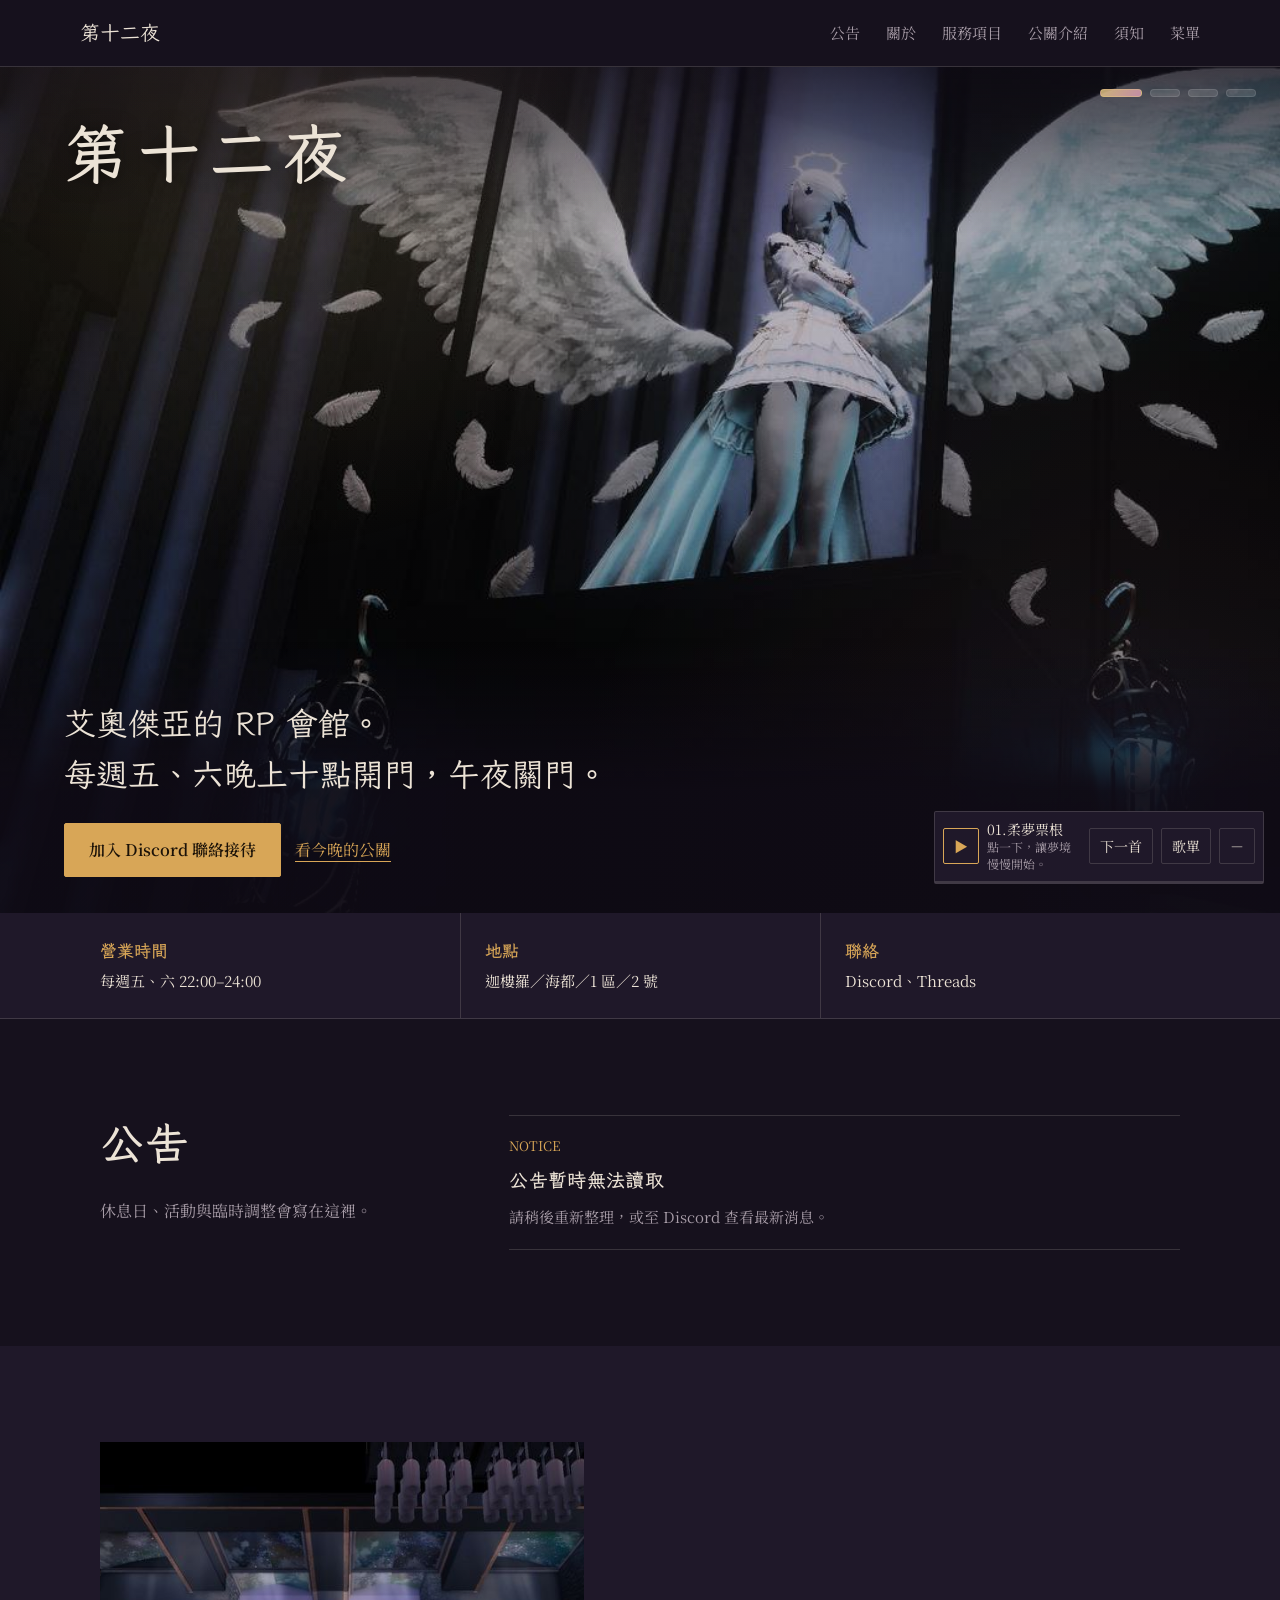
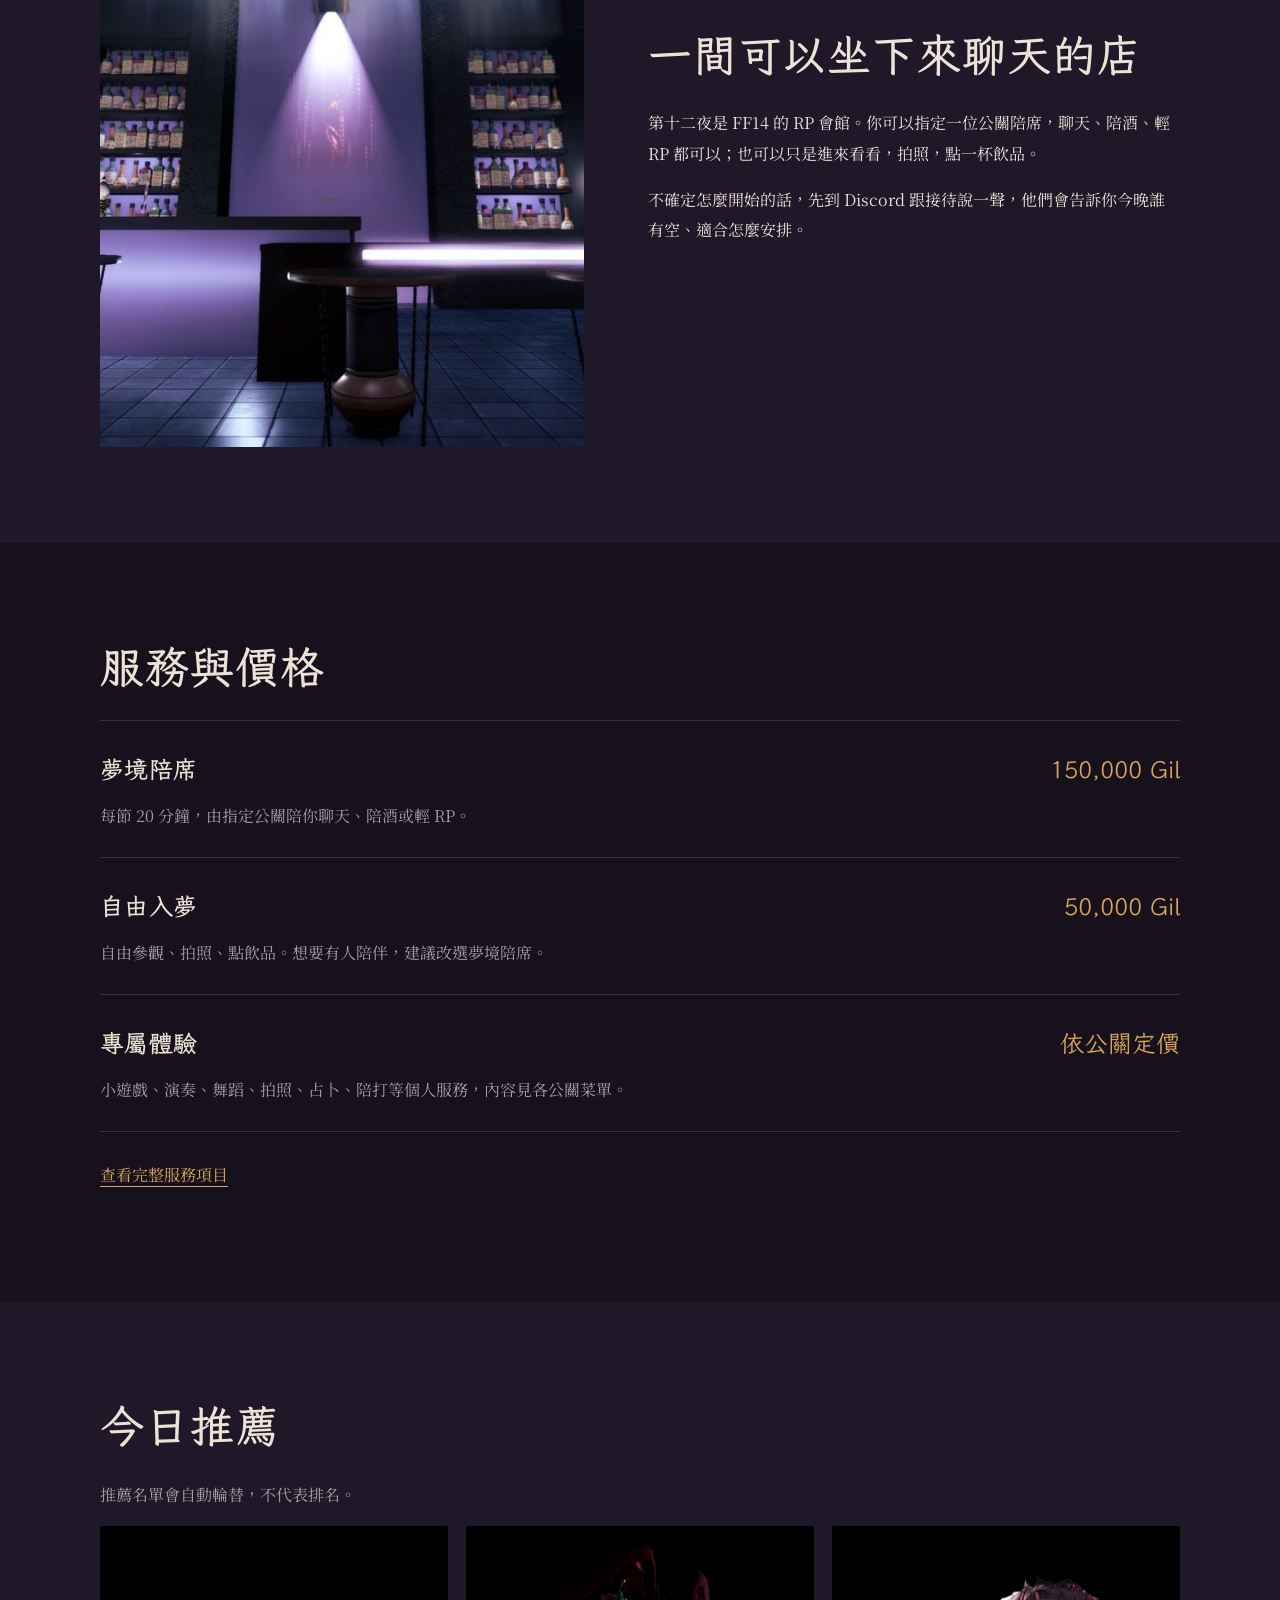
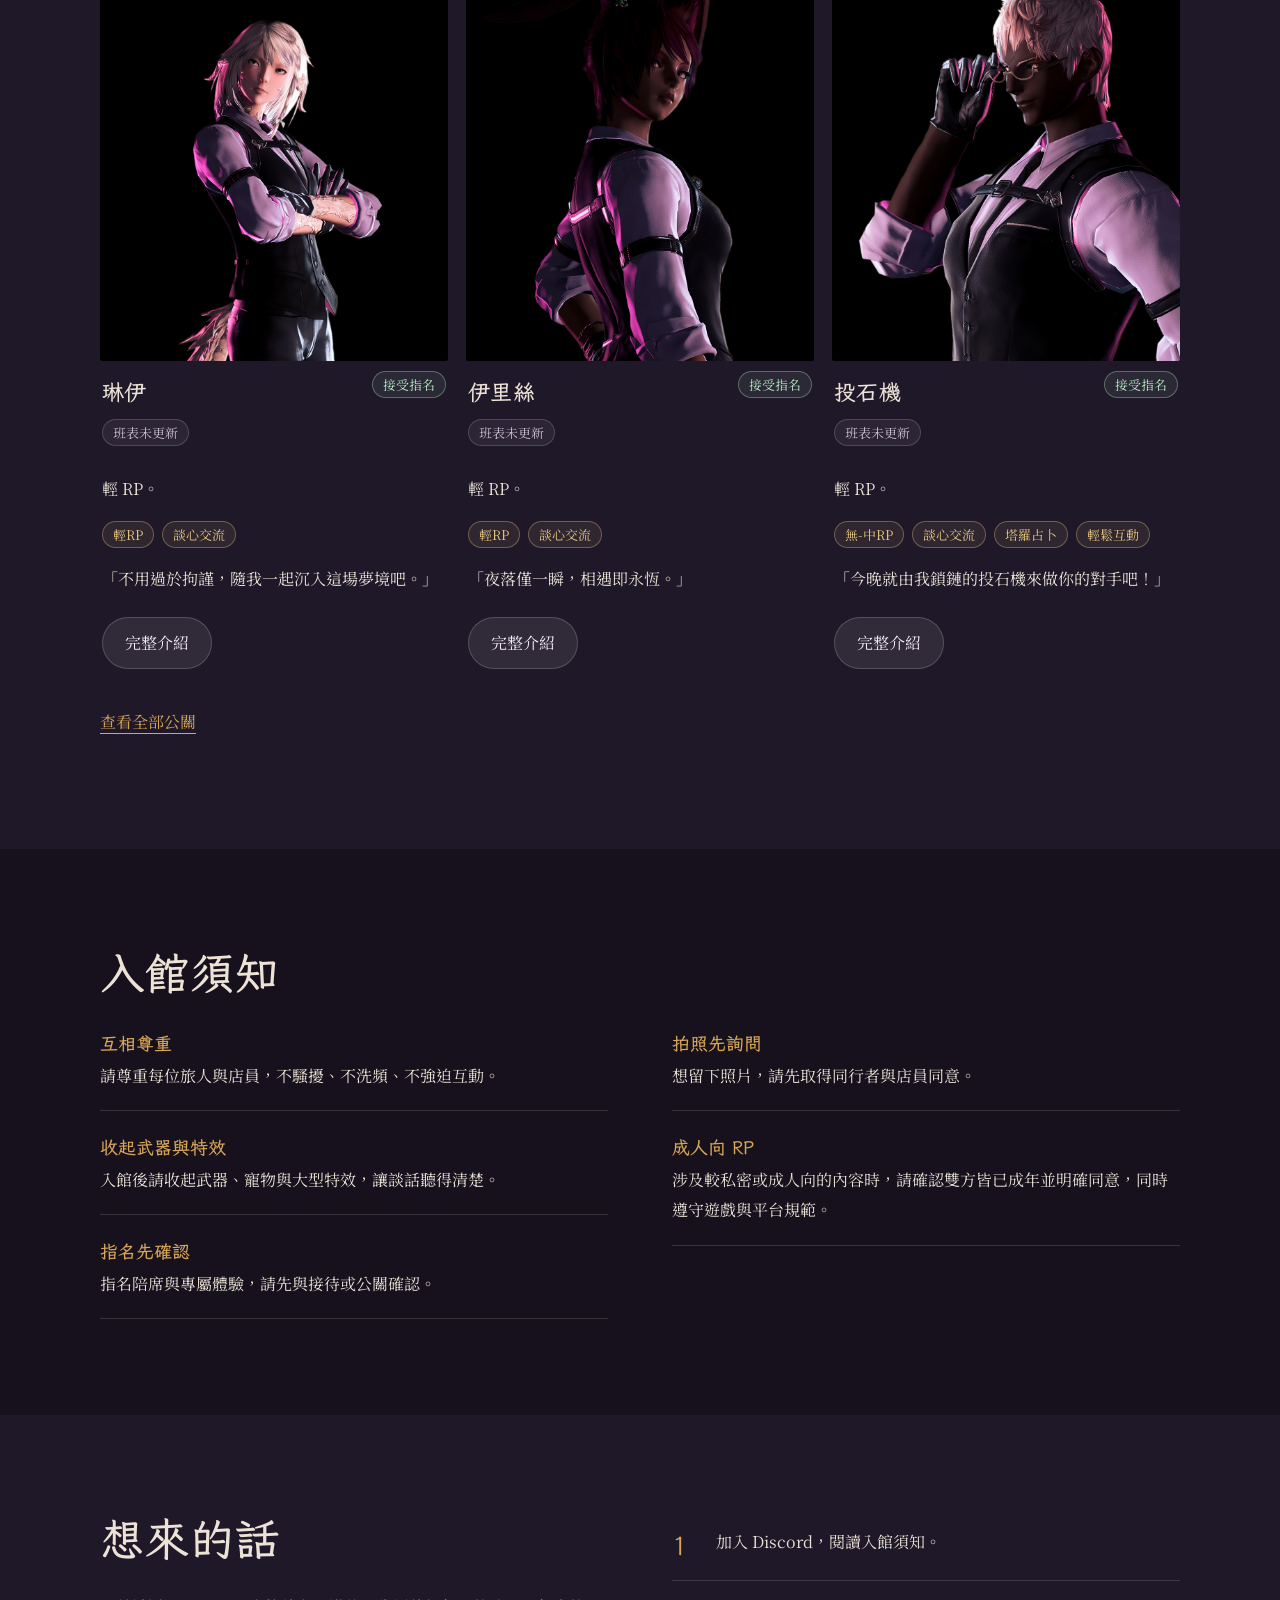
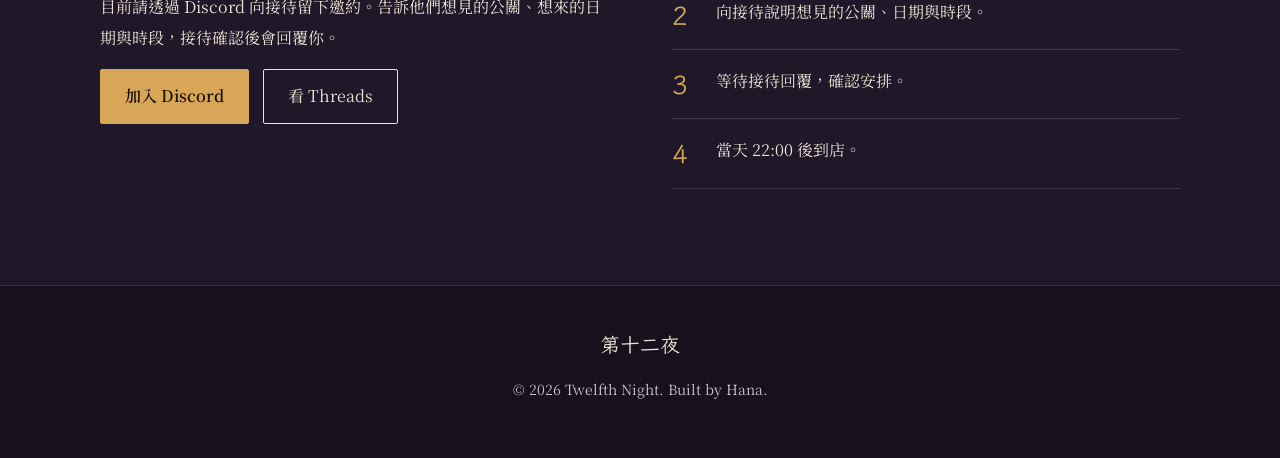
<file: index.html>
<!DOCTYPE html>
<html lang="zh-Hant">

<head>
    <meta charset="UTF-8" />
    <meta name="viewport" content="width=device-width, initial-scale=1.0" />
    <meta name="description" content="第十二夜是以夢境為主題的 FF14 RP 會館，提供陪席聊天、香檳 CALL、小遊戲、演奏、拍照與店內活動資訊。每週五、六於艾奧傑亞開門迎接旅人。" />
    <meta name="robots" content="index, follow" />
    <meta name="author" content="第十二夜 Twelfth Night" />
    <meta name="theme-color" content="#08070d" />
    <link rel="canonical" href="https://alan-tsao.github.io/Twelfth-Night/" />

    <!-- Social preview / Discord 分享預覽 -->
    <meta property="og:locale" content="zh_TW" />
    <meta property="og:type" content="website" />
    <meta property="og:site_name" content="第十二夜 Twelfth Night" />
    <meta property="og:title" content="第十二夜｜FF14 RP 夢境會館" />
    <meta property="og:description" content="以夢境為主題的 FF14 RP 會館，提供陪席聊天、香檳 CALL、小遊戲、演奏、拍照與店內活動資訊。" />
    <meta property="og:image" content="https://alan-tsao.github.io/Twelfth-Night/images/main-visual.jpg?v=2" />
    <meta property="og:image:secure_url" content="https://alan-tsao.github.io/Twelfth-Night/images/main-visual.jpg?v=2" />
    <meta property="og:image:type" content="image/jpeg" />
    <meta property="og:image:width" content="1200" />
    <meta property="og:image:height" content="630" />
    <meta property="og:image:alt" content="第十二夜 FF14 RP 夢境會館店內照片" />
    <meta property="og:url" content="https://alan-tsao.github.io/Twelfth-Night/" />

    <meta name="twitter:card" content="summary_large_image" />
    <meta name="twitter:title" content="第十二夜｜FF14 RP 夢境會館" />
    <meta name="twitter:description" content="今晚，請沉入一場溫柔的夢。第十二夜提供陪席聊天、香檳 CALL、小遊戲、演奏與店內活動資訊。" />
    <meta name="twitter:image" content="https://alan-tsao.github.io/Twelfth-Night/images/main-visual.jpg?v=2" />
    <meta name="twitter:image:alt" content="第十二夜 FF14 RP 夢境會館店內照片" />

    <script type="application/ld+json">
    {
      "@context": "https://schema.org",
      "@type": "WebSite",
      "name": "第十二夜 Twelfth Night",
      "alternateName": "第十二夜",
      "inLanguage": "zh-Hant-TW",
      "description": "第十二夜是以夢境為主題的 FF14 RP 會館，提供陪席聊天、香檳 CALL、小遊戲、演奏、拍照與店內活動資訊。",
      "url": "https://alan-tsao.github.io/Twelfth-Night/",
      "image": "https://alan-tsao.github.io/Twelfth-Night/images/main-visual.jpg",
      "publisher": {
        "@type": "Organization",
        "name": "第十二夜 Twelfth Night",
        "url": "https://alan-tsao.github.io/Twelfth-Night/"
      }
    }
    </script>
    <title>第十二夜｜FF14 RP 夢境會館｜Twelfth Night</title>
    <link rel="icon" href="images/favicon-32.png" type="image/png">
    <link rel="stylesheet" href="css/style.css" />
    <link rel="stylesheet" href="css/motion-effects.css">
    <link rel="stylesheet" href="css/announcement-shadow-fix.css">
    <link rel="stylesheet" href="css/hero-visual-effects.css">
    <link rel="preconnect" href="https://fonts.googleapis.com">
    <link rel="preconnect" href="https://fonts.gstatic.com" crossorigin>
    <link rel="stylesheet" href="https://fonts.googleapis.com/css2?family=LXGW+WenKai+TC:wght@400;700&family=Noto+Serif+TC:wght@400;600&display=swap">
    <link rel="stylesheet" href="css/redesign.css">
</head>

<body class="tn-v2 booking-hidden">
    <!-- 預約入口開關：booking-hidden = 隱藏；要恢復預約按鈕時，移除 body 上的 booking-hidden class 即可。 -->
    <nav class="site-nav">
        <div class="nav-inner"><a class="brand" href="index.html">第十二夜</a>
            <div class="nav-links"><a href="#announcements">公告</a><a href="#about">關於</a><a href="service.html">服務項目</a><a href="cast.html">公關介紹</a><a href="#rules">須知</a><a href="menu.html">菜單</a><!-- <a href="booking.html">線上預約</a> --></div>
        </div>
    </nav>

    <header id="home" class="hero tn-hero">
        <button class="visual hero-visual-trigger" type="button"
            aria-label="查看第十二夜 FF14 RP 夢境會館店內照片"
            data-hero-images="images/main-visual.jpg, images/main-visual-02.jpg, images/main-visual-03.jpg, images/main-visual-04.jpg"
            data-hero-alt="第十二夜 FF14 RP 夢境會館店內照片">
            <span class="hero-visual-glow" aria-hidden="true"></span>
            <span class="hero-visual-caption">點擊查看店內大圖</span>
        </button>
        <div class="tn-hero-title"><h1>第十二夜</h1></div>
        <div class="tn-hero-copy">
            <p class="tn-lead">艾奧傑亞的 RP 會館。<br>每週五、六晚上十點開門，午夜關門。</p>
            <div class="tn-btns">
                <a class="tn-btn main booking-entry" href="booking.html">立即預約</a>
                <a class="tn-btn main" href="https://discord.gg/invite/vMp8d3zMV8" target="_blank" rel="noopener">加入 Discord 聯絡接待</a>
                <a class="tn-link" href="cast.html">看今晚的公關</a>
            </div>
        </div>
    </header>

    <div class="tn-facts"><div class="tn-wrap">
        <div class="item"><b>營業時間</b>每週五、六 22:00–24:00</div>
        <div class="item"><b>地點</b>迦樓羅／海都／1 區／2 號</div>
        <div class="item"><b>聯絡</b>Discord、Threads</div>
    </div></div>

    <section id="announcements" class="announcement-section tn-band">
        <div class="tn-wrap tn-news">
            <div>
                <h2>公告</h2>
                <p class="tn-muted">休息日、活動與臨時調整會寫在這裡。</p>
            </div>
            <div class="announcement-strip" id="announcementGrid">
                <div class="announcement-card announcement-loading">
                    <div class="announcement-type">讀取中</div>
                    <h3>公告讀取中</h3>
                    <p>正在確認第十二夜的最新消息。</p>
                </div>
            </div>
        </div>
    </section>

    <section id="about" class="tn-band alt">
        <div class="tn-wrap tn-about">
            <div class="pic"><img src="images/main-visual-02.jpg" alt="第十二夜店內一角" loading="lazy" onerror="this.remove()"></div>
            <div>
                <h2>一間可以坐下來聊天的店</h2>
                <p>第十二夜是 FF14 的 RP 會館。你可以指定一位公關陪席，聊天、陪酒、輕 RP 都可以；也可以只是進來看看，拍照，點一杯飲品。</p>
                <p>不確定怎麼開始的話，先到 Discord 跟接待說一聲，他們會告訴你今晚誰有空、適合怎麼安排。</p>
            </div>
        </div>
    </section>

    <section id="service" class="tn-band">
        <div class="tn-wrap">
            <h2>服務與價格</h2>
            <div class="tn-menu">
                <div class="tn-row"><h3>夢境陪席</h3><div class="tn-price">150,000 Gil</div><p>每節 20 分鐘，由指定公關陪你聊天、陪酒或輕 RP。</p></div>
                <div class="tn-row"><h3>自由入夢</h3><div class="tn-price">50,000 Gil</div><p>自由參觀、拍照、點飲品。想要有人陪伴，建議改選夢境陪席。</p></div>
                <div class="tn-row"><h3>專屬體驗</h3><div class="tn-price">依公關定價</div><p>小遊戲、演奏、舞蹈、拍照、占卜、陪打等個人服務，內容見各公關菜單。</p></div>
            </div>
            <p style="margin-top:28px"><a class="tn-link" href="service.html">查看完整服務項目</a></p>
        </div>
    </section>

    <section id="featured-cast" class="tn-band alt">
        <div class="tn-wrap">
            <h2 id="featuredTitle">今日推薦</h2>
            <div class="section-kicker" id="featuredKicker">TODAY'S FEATURED CAST</div>
            <p class="tn-muted">推薦名單會自動輪替，不代表排名。</p>
            <div class="staff-grid" id="featuredCastGrid"></div>
            <p style="margin-top:28px"><a class="tn-link" href="cast.html">查看全部公關</a></p>
        </div>
    </section>

    <section id="rules" class="tn-band">
        <div class="tn-wrap">
            <h2>入館須知</h2>
            <div class="tn-rules">
                <p><b>互相尊重</b>請尊重每位旅人與店員，不騷擾、不洗頻、不強迫互動。</p>
                <p><b>收起武器與特效</b>入館後請收起武器、寵物與大型特效，讓談話聽得清楚。</p>
                <p><b>指名先確認</b>指名陪席與專屬體驗，請先與接待或公關確認。</p>
                <p><b>拍照先詢問</b>想留下照片，請先取得同行者與店員同意。</p>
                <p><b>成人向 RP</b>涉及較私密或成人向的內容時，請確認雙方皆已成年並明確同意，同時遵守遊戲與平台規範。</p>
            </div>
        </div>
    </section>

    <section id="reserve" class="tn-band alt">
        <div class="tn-wrap tn-invite">
            <div>
                <h2>想來的話</h2>
                <p>目前請透過 Discord 向接待留下邀約。告訴他們想見的公關、想來的日期與時段，接待確認後會回覆你。</p>
                <div class="tn-btns">
                    <a class="tn-btn main booking-entry" href="booking.html">填寫線上預約</a>
                    <a class="tn-btn main" href="https://discord.gg/invite/vMp8d3zMV8" target="_blank" rel="noopener">加入 Discord</a>
                    <a class="tn-btn" href="https://www.threads.com/@maotu.tutu" target="_blank" rel="noopener">看 Threads</a>
                </div>
            </div>
            <ol class="tn-steps">
                <li><span>加入 Discord，閱讀入館須知。</span></li>
                <li><span>向接待說明想見的公關、日期與時段。</span></li>
                <li><span>等待接待回覆，確認安排。</span></li>
                <li><span>當天 22:00 後到店。</span></li>
            </ol>
        </div>
    </section>

    <footer class="footer">
        <div class="logo">第十二夜</div>
        <div>© 2026 Twelfth Night. Built by Hana.</div>
    </footer>
    <script src="js/cast-data.js"></script>
    <script src="js/sheet-utils.js"></script>
    <script src="js/featured-cast.js"></script>
    <script src="js/announcements.js"></script>
    <script src="js/scroll-reveal.js"></script>
    <script src="js/hero-visual.js"></script>
    <script src="js/lofi-playlist.js"></script>
    <script src="js/lofi-player.js"></script>
</body>

</html>
</file>
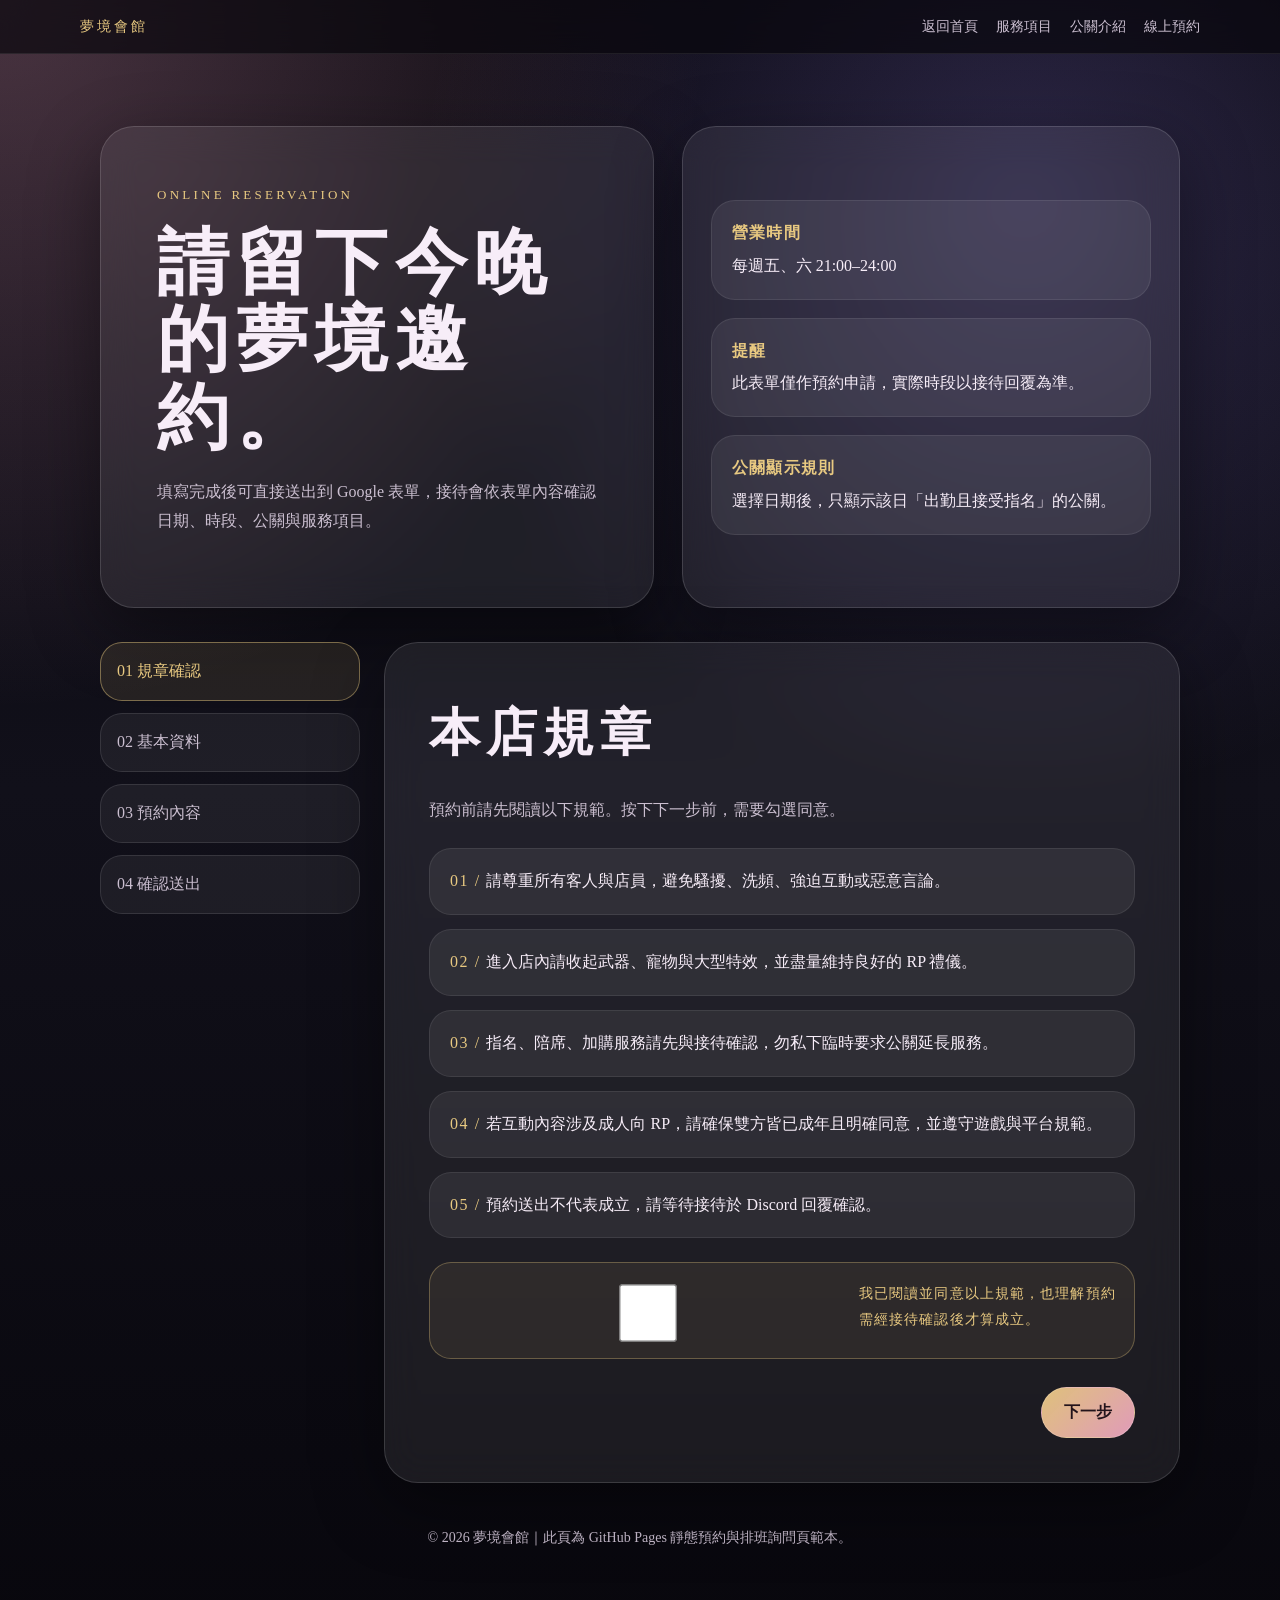
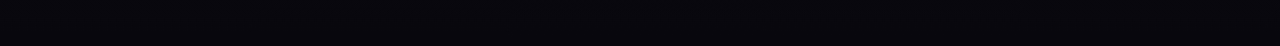
<file: booking(修改前).html>
<!DOCTYPE html><html lang="zh-Hant"><head><meta charset="UTF-8"/><meta name="viewport" content="width=device-width, initial-scale=1.0"/><title>夢境會館｜線上預約</title><link rel="stylesheet" href="css/style.css"/></head><body><nav class="site-nav"><div class="nav-inner"><a class="brand" href="index.html">夢境會館</a><div class="nav-links"><a href="index.html">返回首頁</a><a href="service.html">服務項目</a><a href="cast.html">公關介紹</a><a href="booking.html">線上預約</a></div></div></nav><main class="booking-main"><section class="booking-hero"><div class="booking-hero-grid"><div class="booking-hero-panel"><div class="eyebrow" id="modeEyebrow">ONLINE RESERVATION</div><h1 id="pageTitle">請留下今晚的夢境邀約。</h1><p class="hero-text" id="pageIntro">填寫完成後可直接送出到 Google 表單，接待會依表單內容確認日期、時段、公關與服務項目。</p></div><aside class="booking-side-panel"><div class="booking-notice-card"><strong>營業時間</strong>每週五、六 21:00–24:00</div><div class="booking-notice-card"><strong>提醒</strong><span id="modeReminder">此表單僅作預約申請，實際時段以接待回覆為準。</span></div><div class="booking-notice-card"><strong id="modeNoticeTitle">公關顯示規則</strong><span id="modeNoticeText">選擇日期後，只顯示該日「出勤且接受指名」的公關。</span></div></aside></div></section><section id="bookingMode" class="booking-layout"><aside class="steps"><div class="step-pill active" data-step-pill="1">01 規章確認</div><div class="step-pill" data-step-pill="2">02 基本資料</div><div class="step-pill" data-step-pill="3">03 預約內容</div><div class="step-pill" data-step-pill="4">04 確認送出</div></aside><form class="booking-panel" id="bookingForm"><div class="form-step active" data-step="1"><h2>本店規章</h2><p class="lead">預約前請先閱讀以下規範。按下下一步前，需要勾選同意。</p><div class="rules"><div class="rule">請尊重所有客人與店員，避免騷擾、洗頻、強迫互動或惡意言論。</div><div class="rule">進入店內請收起武器、寵物與大型特效，並盡量維持良好的 RP 禮儀。</div><div class="rule">指名、陪席、加購服務請先與接待確認，勿私下臨時要求公關延長服務。</div><div class="rule">若互動內容涉及成人向 RP，請確保雙方皆已成年且明確同意，並遵守遊戲與平台規範。</div><div class="rule">預約送出不代表成立，請等待接待於 Discord 回覆確認。</div></div><label class="agree-box"><input type="checkbox" id="agreeRules"/><span>我已閱讀並同意以上規範，也理解預約需經接待確認後才算成立。</span></label><div class="error" id="step1Error">請先勾選同意規章，才能進入下一步。</div><div class="button-row"><span></span><button type="button" class="btn primary" data-next>下一步</button></div></div><div class="form-step" data-step="2"><h2>基本資料</h2><p class="lead">請填寫方便接待確認身分與聯繫的資料。</p><div class="form-grid"><div class="field"><label for="playerName">遊戲 ID</label><input id="playerName" placeholder="例：Tsuki Rin" required/></div><div class="field"><label for="serverName">伺服器</label><input id="serverName" placeholder="例：Bahamut / Chocobo" required/></div><div class="field"><label for="discordId">Discord ID</label><input id="discordId" placeholder="例：dreamcat_0123" required/></div><div class="field"><label for="guestCount">預約人數</label><select id="guestCount" required><option value="">請選擇</option><option>1 人</option><option>2 人</option><option>3 人</option><option>4 人以上，需接待確認</option></select></div></div><div class="error" id="step2Error">請完整填寫基本資料。</div><div class="button-row"><button type="button" class="btn" data-prev>上一步</button><button type="button" class="btn primary" data-next>下一步</button></div></div><div class="form-step" data-step="3"><h2>預約內容</h2><p class="lead">請先選擇日期。系統會自動顯示該日期「有出勤且接受指名」的所有公關。</p><div class="form-grid"><div class="field"><label for="bookingDate">預約日期</label><input id="bookingDate" type="date" required/></div><div class="field"><label for="bookingTime">預約時段</label><select id="bookingTime" required><option value="">請選擇</option><option>21:00–21:30</option><option>21:30–22:00</option><option>22:00–22:30</option><option>22:30–23:00</option><option>23:00–23:30</option><option>23:30–24:00</option><option>其他時段，請於備註說明</option></select></div><div class="field"><label for="serviceType">想體驗的服務</label><select id="serviceType" required><option value="">請選擇</option><option>一般陪席</option><option>陪酒聊天</option><option>小遊戲</option><option>香檳 CALL</option><option>演奏／舞蹈</option><option>按摩 RP</option><option>其他，請於備註說明</option></select></div><div class="field"><label for="sessionCount">預約節數</label><select id="sessionCount" required><option value="">請選擇</option><option value="1節">1 節，30 分鐘</option><option value="2節">2 節，60 分鐘</option></select></div></div><div class="field full" style="margin-top:20px"><label>希望安排公關，可複選</label><div class="cast-options" id="castOptions"></div><div class="pending-box" id="pendingCastBox"></div><div class="hint" id="castHint">系統會自動顯示該日期「有出勤且接受指名」的所有公關。</div></div><div class="field full" style="margin-top:20px"><label for="notes">其他需求</label><textarea id="notes" placeholder="例：希望偏聊天、想要慶生香檳 CALL、希望多位公關輪流陪席。"></textarea></div><div class="error" id="step3Error">請至少選擇 1 位公關，並完整填寫日期、時段與服務內容。</div><div class="button-row"><button type="button" class="btn" data-prev>上一步</button><button type="button" class="btn primary" data-next>確認預約內容</button></div></div><div class="form-step" data-step="4"><h2>確認送出</h2><p class="lead">請確認內容無誤後送出。資料會送至 Google 表單，接待將依表單內容回覆確認。</p><div class="summary-box" id="summaryBox"></div><div class="success" id="submitSuccess">已送出至 Google 表單。請等待接待於 Discord 回覆確認。</div><div class="success" id="copySuccess">已複製文字版預約單，可以貼到 Discord 給接待。</div><div class="button-row"><button type="button" class="btn" data-prev>上一步修改</button><div style="display:flex;gap:12px;flex-wrap:wrap"><button type="button" class="btn primary" id="submitGoogleBtn">送出預約申請</button><button type="button" class="btn" id="copyBtn">複製文字版</button></div></div></div></form></section><section id="inquiryMode" class="inquiry-panel mode-hidden"><h2>排班詢問</h2><p class="lead">此頁僅用來詢問指定公關是否有排班，不代表正式預約。若確認可以接待，接待會再引導你填寫正式預約。</p><div class="form-grid"><div class="field"><label for="inquiryDiscord">Discord ID</label><input id="inquiryDiscord" placeholder="例：dreamcat_0123"/></div><div class="field"><label for="inquiryCast">詢問公關</label><input id="inquiryCast" readonly/></div><div class="field"><label for="inquiryDate">希望日期</label><input id="inquiryDate" type="date"/></div><div class="field"><label for="inquiryTime">希望時段，可不填</label><select id="inquiryTime"><option value="">尚未決定</option><option>21:00–21:30</option><option>21:30–22:00</option><option>22:00–22:30</option><option>22:30–23:00</option><option>23:00–23:30</option><option>23:30–24:00</option></select></div><div class="field full"><label for="inquiryNotes">詢問內容</label><textarea id="inquiryNotes" placeholder="例：想詢問雪乃這天是否有上班；如果沒有，想知道她近期哪天可以預約。"></textarea></div></div><div class="error" id="inquiryError">請至少填寫 Discord ID、詢問公關與希望日期。</div><div class="success" id="inquiryCopySuccess">已複製排班詢問單，可以貼到 Discord 給接待了。</div><div class="button-row"><a class="btn" href="cast.html">返回公關介紹</a><div style="display:flex;gap:12px;flex-wrap:wrap"><button type="button" class="btn primary" id="generateInquiryBtn">產生詢問單</button><button type="button" class="btn" id="copyInquiryBtn">複製詢問單</button><a class="btn" href="https://discord.gg/你的邀請碼" target="_blank" rel="noopener">前往 Discord</a></div></div><div class="summary-box" id="inquirySummaryBox" style="margin-top:24px"></div></section><div class="footer-note">© 2026 夢境會館｜此頁為 GitHub Pages 靜態預約與排班詢問頁範本。</div></main><iframe name="hiddenGoogleFrame" style="display:none"></iframe><script src="js/cast-data.js"></script><script src="js/booking.js"></script></body></html>
</file>
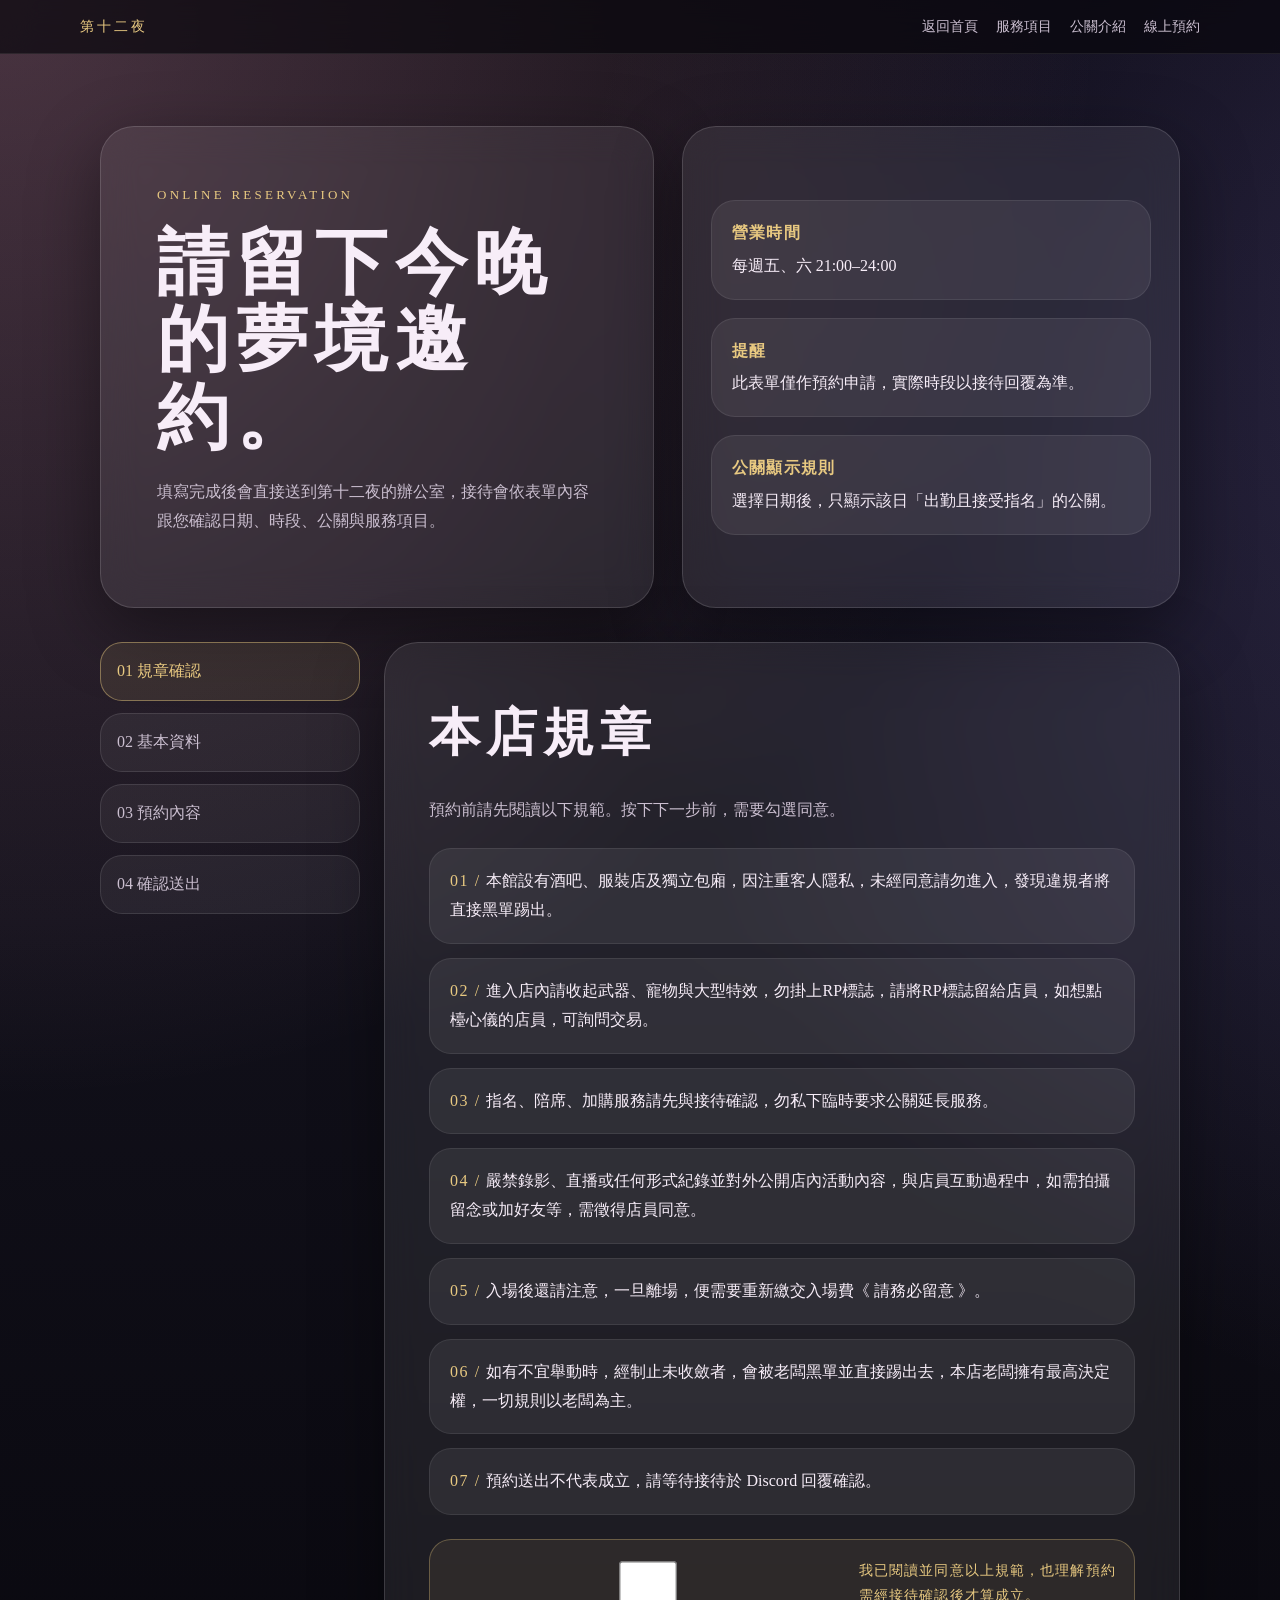
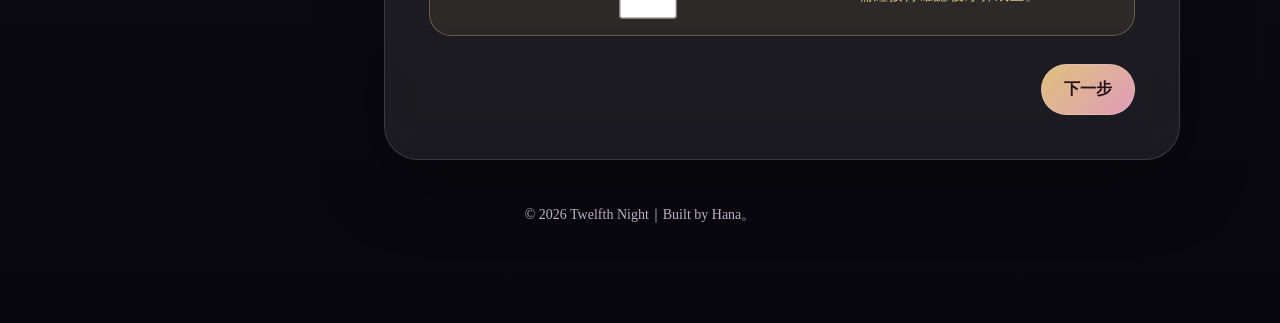
<file: booking.html>
<!DOCTYPE html>
<html lang="zh-Hant">

<head>
    <meta charset="UTF-8" />
    <meta name="viewport" content="width=device-width, initial-scale=1.0" />
    <title>第十二夜｜線上預約</title>
    <link rel="icon" href="images/favicon.png" type="image/png">
    <link rel="stylesheet" href="css/style.css" />
    <link rel="stylesheet" href="css/motion-effects.css">
</head>

<body>
    <nav class="site-nav">
        <div class="nav-inner"><a class="brand" href="index.html">第十二夜</a>
            <div class="nav-links"><a href="index.html">返回首頁</a><a href="service.html">服務項目</a><a
                    href="cast.html">公關介紹</a><a href="booking.html">線上預約</a></div>
        </div>
    </nav>
    <main class="booking-main">
        <section class="booking-hero">
            <div class="booking-hero-grid">
                <div class="booking-hero-panel">
                    <div class="eyebrow" id="modeEyebrow">ONLINE RESERVATION</div>
                    <h1 id="pageTitle">請留下今晚的夢境邀約。</h1>
                    <p class="hero-text" id="pageIntro">填寫完成後會直接送到第十二夜的辦公室，接待會依表單內容跟您確認日期、時段、公關與服務項目。</p>
                </div>
                <aside class="booking-side-panel">
                    <div class="booking-notice-card"><strong>營業時間</strong>每週五、六 21:00–24:00</div>
                    <div class="booking-notice-card"><strong>提醒</strong><span
                            id="modeReminder">此表單僅作預約申請，實際時段以接待回覆為準。</span></div>
                    <div class="booking-notice-card"><strong id="modeNoticeTitle">公關顯示規則</strong><span
                            id="modeNoticeText">選擇日期後，只顯示該日「出勤且接受指名」的公關。</span></div>
                </aside>
            </div>
        </section>
        <section id="bookingMode" class="booking-layout">
            <aside class="steps">
                <div class="step-pill active" data-step-pill="1">01 規章確認</div>
                <div class="step-pill" data-step-pill="2">02 基本資料</div>
                <div class="step-pill" data-step-pill="3">03 預約內容</div>
                <div class="step-pill" data-step-pill="4">04 確認送出</div>
            </aside>
            <form class="booking-panel" id="bookingForm">
                <div class="form-step active" data-step="1">
                    <h2>本店規章</h2>
                    <p class="lead">預約前請先閱讀以下規範。按下下一步前，需要勾選同意。</p>
                    <div class="rules">
                        <div class="rule">本館設有酒吧、服裝店及獨立包廂，因注重客人隱私，未經同意請勿進入，發現違規者將直接黑單踢出。</div>
                        <div class="rule">進入店內請收起武器、寵物與大型特效，勿掛上RP標誌，請將RP標誌留給店員，如想點檯心儀的店員，可詢問交易。</div>
                        <div class="rule">指名、陪席、加購服務請先與接待確認，勿私下臨時要求公關延長服務。</div>
                        <div class="rule">嚴禁錄影、直播或任何形式紀錄並對外公開店內活動內容，與店員互動過程中，如需拍攝留念或加好友等，需徵得店員同意。</div>
                        <div class="rule">入場後還請注意，一旦離場，便需要重新繳交入場費《 請務必留意 》。</div>
                        <div class="rule">如有不宜舉動時，經制止未收斂者，會被老闆黑單並直接踢出去，本店老闆擁有最高決定權，一切規則以老闆為主。</div>
                        <div class="rule">預約送出不代表成立，請等待接待於 Discord 回覆確認。</div>
                    </div><label class="agree-box"><input type="checkbox"
                            id="agreeRules" /><span>我已閱讀並同意以上規範，也理解預約需經接待確認後才算成立。</span></label>
                    <div class="error" id="step1Error">請先勾選同意規章，才能進入下一步。</div>
                    <div class="button-row"><span></span><button type="button" class="btn primary"
                            data-next>下一步</button></div>
                </div>
                <div class="form-step" data-step="2">
                    <h2>基本資料</h2>
                    <p class="lead">請填寫方便接待確認身分與聯繫的資料。</p>
                    <div class="form-grid">
                        <div class="field"><label for="playerName">遊戲 ID</label><input id="playerName"
                                placeholder="例：Tsuki Rin" required /></div>
                        <div class="field"><label for="serverNameSelect">伺服器</label>
                            <input id="serverName" type="hidden" required />
                            <div class="tn-select" id="serverNameSelect" data-target="serverName"></div>
                            <div class="tn-select-note">請選擇角色所在伺服器。</div>
                        </div>
                        <div class="field"><label for="discordId">Discord ID</label><input id="discordId"
                                placeholder="例：dreamcat_0123" required /></div>
                        <div class="field"><label for="guestCount">預約人數</label><input id="guestCount" type="number"
                                min="1" max="99" inputmode="numeric" placeholder="例：1、2、6" required /></div>
                    </div>
                    <div class="error" id="step2Error">請完整填寫基本資料。</div>
                    <div class="button-row"><button type="button" class="btn" data-prev>上一步</button><button
                            type="button" class="btn primary" data-next>下一步</button></div>
                </div>
                <div class="form-step" data-step="3">
                    <h2>預約內容</h2>
                    <p class="lead">請先選擇日期。公關與服務皆可不指定，接待會依當日狀況協助安排。</p>
                    <div class="form-grid">
                        <div class="field booking-date-field">
                            <label for="bookingDatePickerButton">預約日期</label>
                            <input id="bookingDate" type="hidden" required />
                            <div class="tn-date-picker" id="bookingDatePicker" data-target="bookingDate">
                                <button type="button" class="tn-date-value" id="bookingDatePickerButton"
                                    aria-expanded="false">
                                    <span class="tn-date-placeholder">請選擇日期</span>
                                </button>
                                <div class="tn-date-panel" role="dialog" aria-label="選擇預約日期"></div>
                            </div>
                        </div>
                        <div class="field"><label for="bookingTime">預約開始時間</label><select id="bookingTime" required>
                                <option value="">請選擇</option>
                                <option value="22:00">22:00 開始</option>
                                <option value="22:20">22:20 開始</option>
                                <option value="22:40">22:40 開始</option>
                                <option value="23:00">23:00 開始</option>
                                <option value="23:20">23:20 開始</option>
                                <option value="23:40">23:40 開始</option>
                                <option value="其他時段，請於備註說明">其他時段，請於備註說明</option>
                            </select></div>
                        <div class="field"><label for="serviceTypeSelect">想體驗的服務，可不選</label>
                            <input id="serviceType" type="hidden" />
                            <div class="tn-select" id="serviceTypeSelect" data-target="serviceType"></div>
                            <div class="tn-select-note">不確定時可留空，由接待依當日狀況協助安排。</div>
                        </div>
                        <div class="field"><label for="privateRoom">是否需要包廂，必選</label><select id="privateRoom" required>
                                <option value="">請選擇</option>
                                <option value="no">不用包廂</option>
                                <option value="yes">需要包廂(200萬 Gil)</option>
                            </select>
                            <div class="hint">請先選擇是否需要包廂；不用包廂最多 3 節，包包廂固定 6 節。</div>
                        </div>
                        <div class="field"><label for="sessionCount">預約節數，有指名時必選</label><select id="sessionCount">
                                <option value="">不指定，由接待協助安排</option>
                                <option value="1">1 節，20 分鐘</option>
                                <option value="2">2 節，40 分鐘</option>
                                <option value="3">3 節，60 分鐘</option>
                                <option value="4">4 節，80 分鐘</option>
                                <option value="5">5 節，100 分鐘</option>
                                <option value="6">6 節，120 分鐘</option>
                            </select>
                            <div class="hint" id="timePreview">請先選擇是否需要包廂；不用包廂最多 3 節，包包廂固定 6 節。</div>
                        </div>
                    </div>
                    <div class="field full" style="margin-top:20px"><label>希望安排公關，可複選／可不選</label>
                        <div class="cast-options" id="castOptions"></div>
                        <div class="pending-box" id="pendingCastBox"></div>
                        <div class="hint" id="castHint">系統會自動顯示該日期「有出勤且接受指名」的所有公關。</div>
                    </div>
                    <div class="field full" style="margin-top:20px"><label for="notes">其他需求</label><textarea id="notes"
                            placeholder="例：希望偏聊天、想要慶生香檳 CALL、希望多位公關輪流陪席。"></textarea></div>
                    <div class="error" id="step3Error">請完整填寫日期、開始時間與是否需要包廂；若有指名公關，請選擇預約節數。不用包廂最多 3 節，包包廂固定 6 節。</div>
                    <div class="button-row"><button type="button" class="btn" data-prev>上一步</button><button
                            type="button" class="btn primary" data-next>確認預約內容</button></div>
                </div>
                <div class="form-step" data-step="4">
                    <h2>確認送出</h2>
                    <p class="lead">請確認內容無誤後送出。接待將依表單內容回覆確認。</p>
                    <div class="summary-box" id="summaryBox"></div>
                    <div class="success" id="submitSuccess">已送出表單。請等待接待於 Discord 回覆確認。</div>
                    <div class="success" id="copySuccess">已複製文字版預約單，可以貼到 Discord 給接待。</div>
                    <div class="button-row"><button type="button" class="btn" data-prev>上一步修改</button>
                        <div style="display:flex;gap:12px;flex-wrap:wrap"><button type="button" class="btn primary"
                                id="submitGoogleBtn">送出預約申請</button><button type="button" class="btn"
                                id="copyBtn">複製文字版</button></div>
                    </div>
                </div>
            </form>
        </section>
        <section id="inquiryMode" class="inquiry-panel mode-hidden">
            <h2>排班詢問</h2>
            <p class="lead">此頁僅用來詢問指定公關是否有排班，不代表正式預約。詢問內容填寫完畢還請複製貼至DC，若確認可以接待，接待會再引導你填寫正式預約。</p>
            <div class="form-grid">
                <div class="field"><label for="inquiryDiscord">Discord ID</label><input id="inquiryDiscord"
                        placeholder="例：dreamcat_0123" /></div>
                <div class="field"><label for="inquiryCast">詢問公關</label><input id="inquiryCast" readonly /></div>
                <div class="field booking-date-field">
                    <label for="inquiryDatePickerButton">希望日期</label>
                    <input id="inquiryDate" type="hidden" />
                    <div class="tn-date-picker" id="inquiryDatePicker" data-target="inquiryDate">
                        <button type="button" class="tn-date-value" id="inquiryDatePickerButton"
                            aria-expanded="false">
                            <span class="tn-date-placeholder">請選擇日期</span>
                        </button>
                        <div class="tn-date-panel" role="dialog" aria-label="選擇希望日期"></div>
                    </div>
                </div>
                <div class="field"><label for="inquiryTime">希望時段，可不填</label><select id="inquiryTime">
                        <option value="">尚未決定</option>
                        <option>21:00–21:20</option>
                        <option>21:20–21:40</option>
                        <option>21:40–22:00</option>
                        <option>22:00–22:20</option>
                        <option>22:20–22:40</option>
                        <option>22:40–23:00</option>
                        <option>23:00–23:20</option>
                        <option>23:20–23:40</option>
                        <option>23:40–24:00</option>
                    </select></div>
                <div class="field full"><label for="inquiryNotes">詢問內容</label><textarea id="inquiryNotes"
                        placeholder="例：想詢問雪乃這天是否有上班；如果沒有，想知道她近期哪天可以預約。"></textarea></div>
            </div>
            <div class="error" id="inquiryError">請至少填寫 Discord ID、詢問公關與希望日期。</div>
            <div class="success" id="inquiryCopySuccess">已複製排班詢問單，可以貼到 Discord 給接待了。</div>
            <div class="button-row"><a class="btn" href="cast.html">返回公關介紹</a>
                <div style="display:flex;gap:12px;flex-wrap:wrap"><button type="button" class="btn primary"
                        id="generateInquiryBtn">產生詢問單</button><button type="button" class="btn"
                        id="copyInquiryBtn">複製詢問單</button><a class="btn" href="https://discord.gg/invite/vMp8d3zMV8" target="_blank"
                        rel="noopener">前往 Discord</a></div>
            </div>
            <div class="summary-box" id="inquirySummaryBox" style="margin-top:24px"></div>
        </section>
        <div class="footer-note">© 2026 Twelfth Night｜Built by Hana。</div>
    </main><iframe name="hiddenGoogleFrame" style="display:none"></iframe>
    <script src="js/cast-data.js"></script>
    <script src="js/booking.js"></script>
    <script src="js/booking-time-patch.js"></script>

    <script>
        (() => {
            function escapeHtml(value) {
                return String(value ?? "")
                    .replaceAll("&", "&amp;")
                    .replaceAll("<", "&lt;")
                    .replaceAll(">", "&gt;")
                    .replaceAll('"', "&quot;")
                    .replaceAll("'", "&#039;");
            }

            function closeOtherSelects(current) {
                document.querySelectorAll(".tn-select.open").forEach((el) => {
                    if (el === current) return;
                    el.classList.remove("open");
                    el.querySelector(".tn-select-value")?.setAttribute("aria-expanded", "false");
                });
            }

            function upgradeNativeSelect(selectId, placeholder) {
                const select = document.getElementById(selectId);
                if (!select || select.dataset.customUpgraded === "true") return;

                function getOptions() {
                    return Array.from(select.options)
                        .filter((option) => !option.hidden && !option.disabled)
                        .map((option) => ({
                            value: option.value,
                            label: option.textContent.trim()
                        }));
                }

                const root = document.createElement("div");
                root.className = "tn-select native-upgrade";
                root.dataset.target = selectId;

                root.innerHTML = `
                    <button type="button" class="tn-select-value" aria-expanded="false">
                        <span class="tn-select-placeholder">${escapeHtml(placeholder)}</span>
                    </button>
                    <div class="tn-select-menu" role="listbox"></div>
                `;

                select.classList.add("native-select-upgraded");
                select.dataset.customUpgraded = "true";
                select.insertAdjacentElement("afterend", root);

                const valueBtn = root.querySelector(".tn-select-value");
                const valueText = valueBtn.querySelector("span");
                const menu = root.querySelector(".tn-select-menu");

                function render() {
                    const current = select.value;
                    const options = getOptions();
                    menu.innerHTML = options.map((option) => `
                        <button type="button"
                            class="tn-select-option ${option.value === current ? "active" : ""}"
                            data-value="${escapeHtml(option.value)}">
                            ${escapeHtml(option.label)}
                        </button>
                    `).join("");

                    const found = options.find((option) => option.value === current);

                    if (found && found.value) {
                        valueText.classList.remove("tn-select-placeholder");
                        valueText.textContent = found.label;
                    } else {
                        valueText.classList.add("tn-select-placeholder");
                        valueText.textContent = placeholder;
                    }
                }

                valueBtn.addEventListener("click", () => {
                    const willOpen = !root.classList.contains("open");
                    closeOtherSelects(root);
                    root.classList.toggle("open", willOpen);
                    valueBtn.setAttribute("aria-expanded", String(willOpen));
                });

                menu.addEventListener("click", (event) => {
                    const optionBtn = event.target.closest(".tn-select-option");
                    if (!optionBtn) return;

                    select.value = optionBtn.dataset.value || "";
                    select.dispatchEvent(new Event("change", { bubbles: true }));

                    root.classList.remove("open");
                    valueBtn.setAttribute("aria-expanded", "false");
                    render();
                });

                select.addEventListener("change", render);
                render();
            }

            upgradeNativeSelect("bookingTime", "請選擇開始時間");
            upgradeNativeSelect("privateRoom", "請選擇是否需要包廂");
            upgradeNativeSelect("sessionCount", "可不選，由接待協助安排");
            upgradeNativeSelect("inquiryTime", "尚未決定");

            document.addEventListener("click", (event) => {
                if (event.target.closest(".tn-select")) return;
                closeOtherSelects(null);
            });
        })();
    </script>


    <script>
        (() => {
            function pad(value) {
                return String(value).padStart(2, "0");
            }

            function formatIso(date) {
                return `${date.getFullYear()}-${pad(date.getMonth() + 1)}-${pad(date.getDate())}`;
            }

            function formatDisplay(iso) {
                if (!iso) return "";
                const parts = String(iso).split("-");
                if (parts.length !== 3) return iso;
                return `${parts[0]}/${parts[1]}/${parts[2]}`;
            }

            function parseIso(iso) {
                const parts = String(iso || "").split("-").map(Number);
                if (parts.length !== 3) return null;
                const date = new Date(parts[0], parts[1] - 1, parts[2]);
                if (
                    date.getFullYear() !== parts[0] ||
                    date.getMonth() !== parts[1] - 1 ||
                    date.getDate() !== parts[2]
                ) {
                    return null;
                }
                return date;
            }

            function closeDatePickers(current) {
                document.querySelectorAll(".tn-date-picker.open").forEach((picker) => {
                    if (picker === current) return;
                    picker.classList.remove("open");
                    picker.querySelector(".tn-date-value")?.setAttribute("aria-expanded", "false");
                });
            }

            function initDatePicker(rootId, targetId, placeholder) {
                const root = document.getElementById(rootId);
                const target = document.getElementById(targetId);
                if (!root || !target || root.dataset.dateReady === "true") return;

                root.dataset.dateReady = "true";

                const valueBtn = root.querySelector(".tn-date-value");
                const valueText = valueBtn.querySelector("span");
                const panel = root.querySelector(".tn-date-panel");
                const today = new Date();
                let viewDate = parseIso(target.value) || today;
                viewDate = new Date(viewDate.getFullYear(), viewDate.getMonth(), 1);

                function setValue(iso) {
                    target.value = iso || "";
                    target.dispatchEvent(new Event("change", { bubbles: true }));
                    render();
                }

                function render() {
                    const selected = parseIso(target.value);
                    const year = viewDate.getFullYear();
                    const month = viewDate.getMonth();
                    const firstDay = new Date(year, month, 1);
                    const startOffset = firstDay.getDay();
                    const weekdays = ["日", "一", "二", "三", "四", "五", "六"];

                    if (target.value) {
                        valueText.classList.remove("tn-date-placeholder");
                        valueText.textContent = formatDisplay(target.value);
                    } else {
                        valueText.classList.add("tn-date-placeholder");
                        valueText.textContent = placeholder;
                    }

                    const cells = [];
                    for (let i = 0; i < 42; i += 1) {
                        const date = new Date(year, month, 1 - startOffset + i);
                        const iso = formatIso(date);
                        const isOutside = date.getMonth() !== month;
                        const isToday = iso === formatIso(today);
                        const isSelected = selected && iso === formatIso(selected);

                        cells.push(`
                            <button type="button"
                                class="tn-date-day ${isOutside ? "outside" : ""} ${isToday ? "today" : ""} ${isSelected ? "selected" : ""}"
                                data-date="${iso}">
                                ${date.getDate()}
                            </button>
                        `);
                    }

                    panel.innerHTML = `
                        <div class="tn-date-header">
                            <button type="button" class="tn-date-nav" data-date-nav="-1" aria-label="上一個月">‹</button>
                            <div class="tn-date-title">${year}年${pad(month + 1)}月</div>
                            <button type="button" class="tn-date-nav" data-date-nav="1" aria-label="下一個月">›</button>
                        </div>
                        <div class="tn-date-weekdays">
                            ${weekdays.map((day) => `<span>${day}</span>`).join("")}
                        </div>
                        <div class="tn-date-grid">
                            ${cells.join("")}
                        </div>
                        <div class="tn-date-actions">
                            <button type="button" class="tn-date-action" data-date-clear>清除</button>
                            <button type="button" class="tn-date-action" data-date-today>今天</button>
                        </div>
                    `;
                }

                valueBtn.addEventListener("click", () => {
                    const willOpen = !root.classList.contains("open");
                    closeDatePickers(root);
                    document.querySelectorAll(".tn-select.open").forEach((el) => {
                        el.classList.remove("open");
                        el.querySelector(".tn-select-value")?.setAttribute("aria-expanded", "false");
                    });

                    root.classList.toggle("open", willOpen);
                    valueBtn.setAttribute("aria-expanded", String(willOpen));

                    if (willOpen) {
                        const current = parseIso(target.value);
                        if (current) viewDate = new Date(current.getFullYear(), current.getMonth(), 1);
                        render();
                    }
                });

                panel.addEventListener("click", (event) => {
                    const nav = event.target.closest("[data-date-nav]");
                    if (nav) {
                        viewDate = new Date(viewDate.getFullYear(), viewDate.getMonth() + Number(nav.dataset.dateNav), 1);
                        render();
                        return;
                    }

                    if (event.target.closest("[data-date-today]")) {
                        const now = new Date();
                        viewDate = new Date(now.getFullYear(), now.getMonth(), 1);
                        setValue(formatIso(now));
                        root.classList.remove("open");
                        valueBtn.setAttribute("aria-expanded", "false");
                        return;
                    }

                    if (event.target.closest("[data-date-clear]")) {
                        setValue("");
                        root.classList.remove("open");
                        valueBtn.setAttribute("aria-expanded", "false");
                        return;
                    }

                    const dayBtn = event.target.closest("[data-date]");
                    if (!dayBtn) return;

                    const chosen = parseIso(dayBtn.dataset.date);
                    if (chosen) viewDate = new Date(chosen.getFullYear(), chosen.getMonth(), 1);
                    setValue(dayBtn.dataset.date);

                    root.classList.remove("open");
                    valueBtn.setAttribute("aria-expanded", "false");
                });

                target.addEventListener("change", render);
                render();
            }

            initDatePicker("bookingDatePicker", "bookingDate", "請選擇日期");
            initDatePicker("inquiryDatePicker", "inquiryDate", "請選擇日期");

            document.addEventListener("click", (event) => {
                if (event.target.closest(".tn-date-picker")) return;
                closeDatePickers(null);
            });
        })();
    </script>

</body>

</html>
</file>
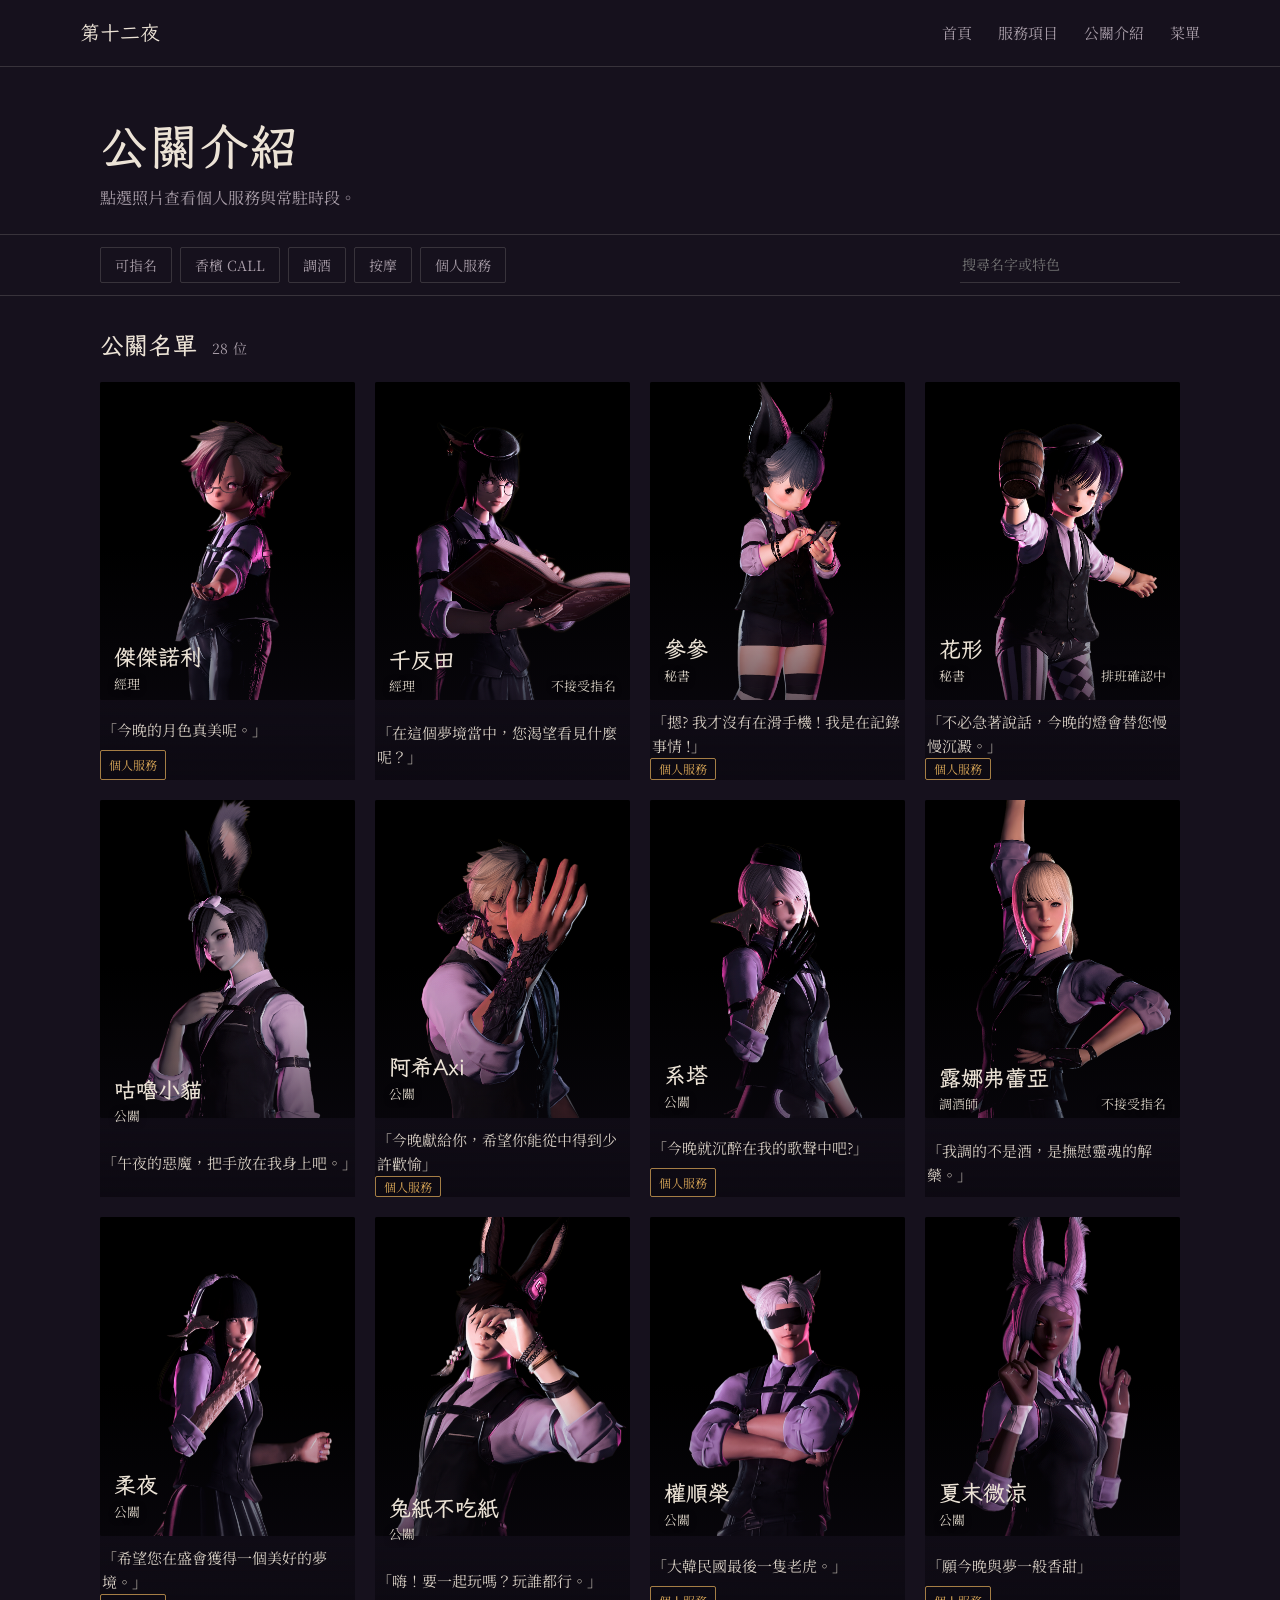
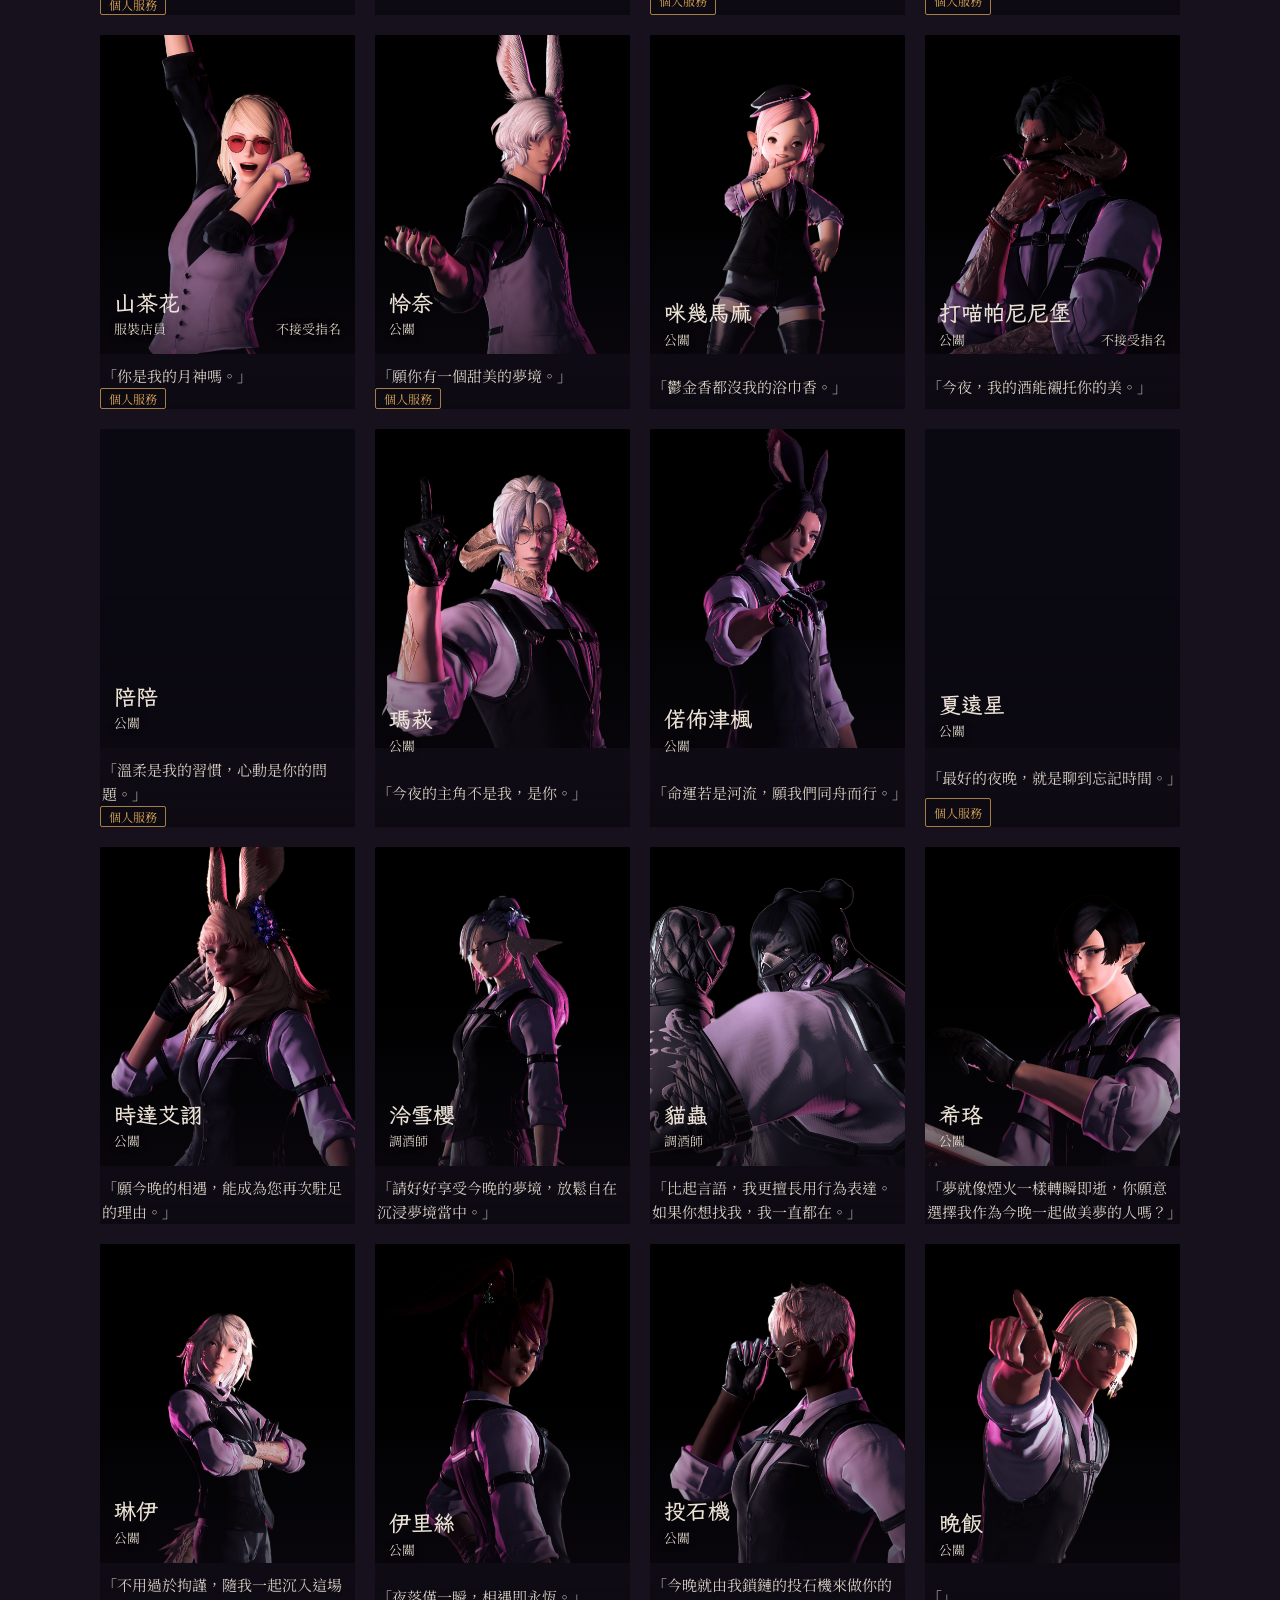
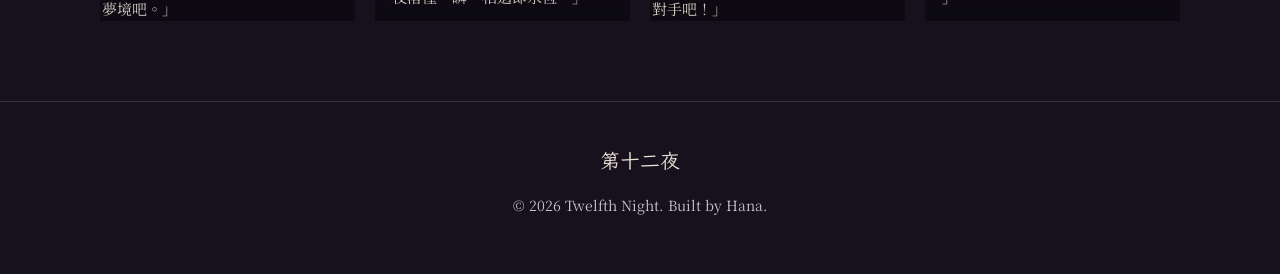
<file: cast.html>
<!DOCTYPE html>
<html lang="zh-Hant">

<head>
    <meta charset="UTF-8" />
    <meta name="viewport" content="width=device-width, initial-scale=1.0" />
    <meta name="description" content="認識第十二夜的公關陣容，查看今日出勤、指名狀態、服務特色與個人服務項目，尋找適合今晚夢境的陪伴。" />
    <meta name="robots" content="index, follow" />
    <meta name="author" content="第十二夜 Twelfth Night" />
    <meta name="theme-color" content="#08070d" />
    <link rel="canonical" href="https://alan-tsao.github.io/Twelfth-Night/cast.html" />

    <meta property="og:locale" content="zh_TW" />
    <meta property="og:type" content="website" />
    <meta property="og:site_name" content="第十二夜 Twelfth Night" />
    <meta property="og:title" content="第十二夜｜公關介紹" />
    <meta property="og:description" content="查看第十二夜公關陣容、今日出勤、服務特色與個人服務項目，尋找適合今晚夢境的陪伴。" />
    <meta property="og:image" content="https://alan-tsao.github.io/Twelfth-Night/images/main-visual.jpg?v=2" />
    <meta property="og:image:secure_url" content="https://alan-tsao.github.io/Twelfth-Night/images/main-visual.jpg?v=2" />
    <meta property="og:image:type" content="image/jpeg" />
    <meta property="og:image:alt" content="第十二夜 FF14 RP 夢境會館公關介紹" />
    <meta property="og:url" content="https://alan-tsao.github.io/Twelfth-Night/cast.html" />

    <meta name="twitter:card" content="summary_large_image" />
    <meta name="twitter:title" content="第十二夜｜公關介紹" />
    <meta name="twitter:description" content="查看公關陣容、今日出勤與服務特色，尋找適合今晚夢境的陪伴。" />
    <meta name="twitter:image" content="https://alan-tsao.github.io/Twelfth-Night/images/main-visual.jpg?v=2" />
    <meta name="twitter:image:alt" content="第十二夜 FF14 RP 夢境會館公關介紹" />
    <title>第十二夜｜公關介紹</title>
    <link rel="icon" href="images/favicon-32.png" type="image/png">
    <link rel="stylesheet" href="css/style.css" />
    <link rel="stylesheet" href="css/cast-today-status-color-patch.css">
    <link rel="stylesheet" href="css/motion-effects.css">
    <link rel="stylesheet" href="css/personal-menu-scroll-fix.css">
    <link rel="preconnect" href="https://fonts.googleapis.com">
    <link rel="preconnect" href="https://fonts.gstatic.com" crossorigin>
    <link rel="stylesheet" href="https://fonts.googleapis.com/css2?family=LXGW+WenKai+TC:wght@400;700&family=Noto+Serif+TC:wght@400;600&display=swap">
    <link rel="stylesheet" href="css/redesign.css">
</head>

<body class="tn-v2">
    <nav class="site-nav">
        <div class="nav-inner"><a class="brand" href="index.html">第十二夜</a>
            <div class="nav-links"><a href="index.html">首頁</a><a href="service.html">服務項目</a><a href="cast.html">公關介紹</a><a href="menu.html">菜單</a><!-- <a href="booking.html">線上預約</a> --></div>
        </div>
    </nav>

    <header class="tn-head">
        <h1>公關介紹</h1>
        <p>點選照片查看個人服務與常駐時段。</p>
    </header>

    <div class="tn-bar"><div class="tn-wrap">
        <button class="filter-btn" data-filter="available" type="button" aria-pressed="false">可指名</button>
        <button class="filter-btn" data-filter="champagne" type="button" aria-pressed="false">香檳 CALL</button>
        <button class="filter-btn" data-filter="bar" type="button" aria-pressed="false">調酒</button>
        <button class="filter-btn" data-filter="masaji" type="button" aria-pressed="false">按摩</button>
        <button class="filter-btn" data-filter="personal" type="button" aria-pressed="false">個人服務</button>
        <span class="sp"></span>
        <input id="castSearch" type="search" placeholder="搜尋名字或特色" aria-label="搜尋公關">
    </div></div>

    <main>
        <section class="cast-grid" id="castGrid"></section>
        <div class="empty" id="emptyState">沒有符合條件的公關，請取消部分篩選再試一次。</div>
    </main>

    <footer class="footer">
        <div class="logo">第十二夜</div>
        <div>© 2026 Twelfth Night. Built by Hana.</div>
    </footer>
    <script src="js/cast-data.js"></script>
    <script src="js/sheet-utils.js"></script>
    <script src="js/cast-page.js"></script>
    <!-- <script src="js/scroll-reveal.js"></script> -->
</body>

</html>
</file>
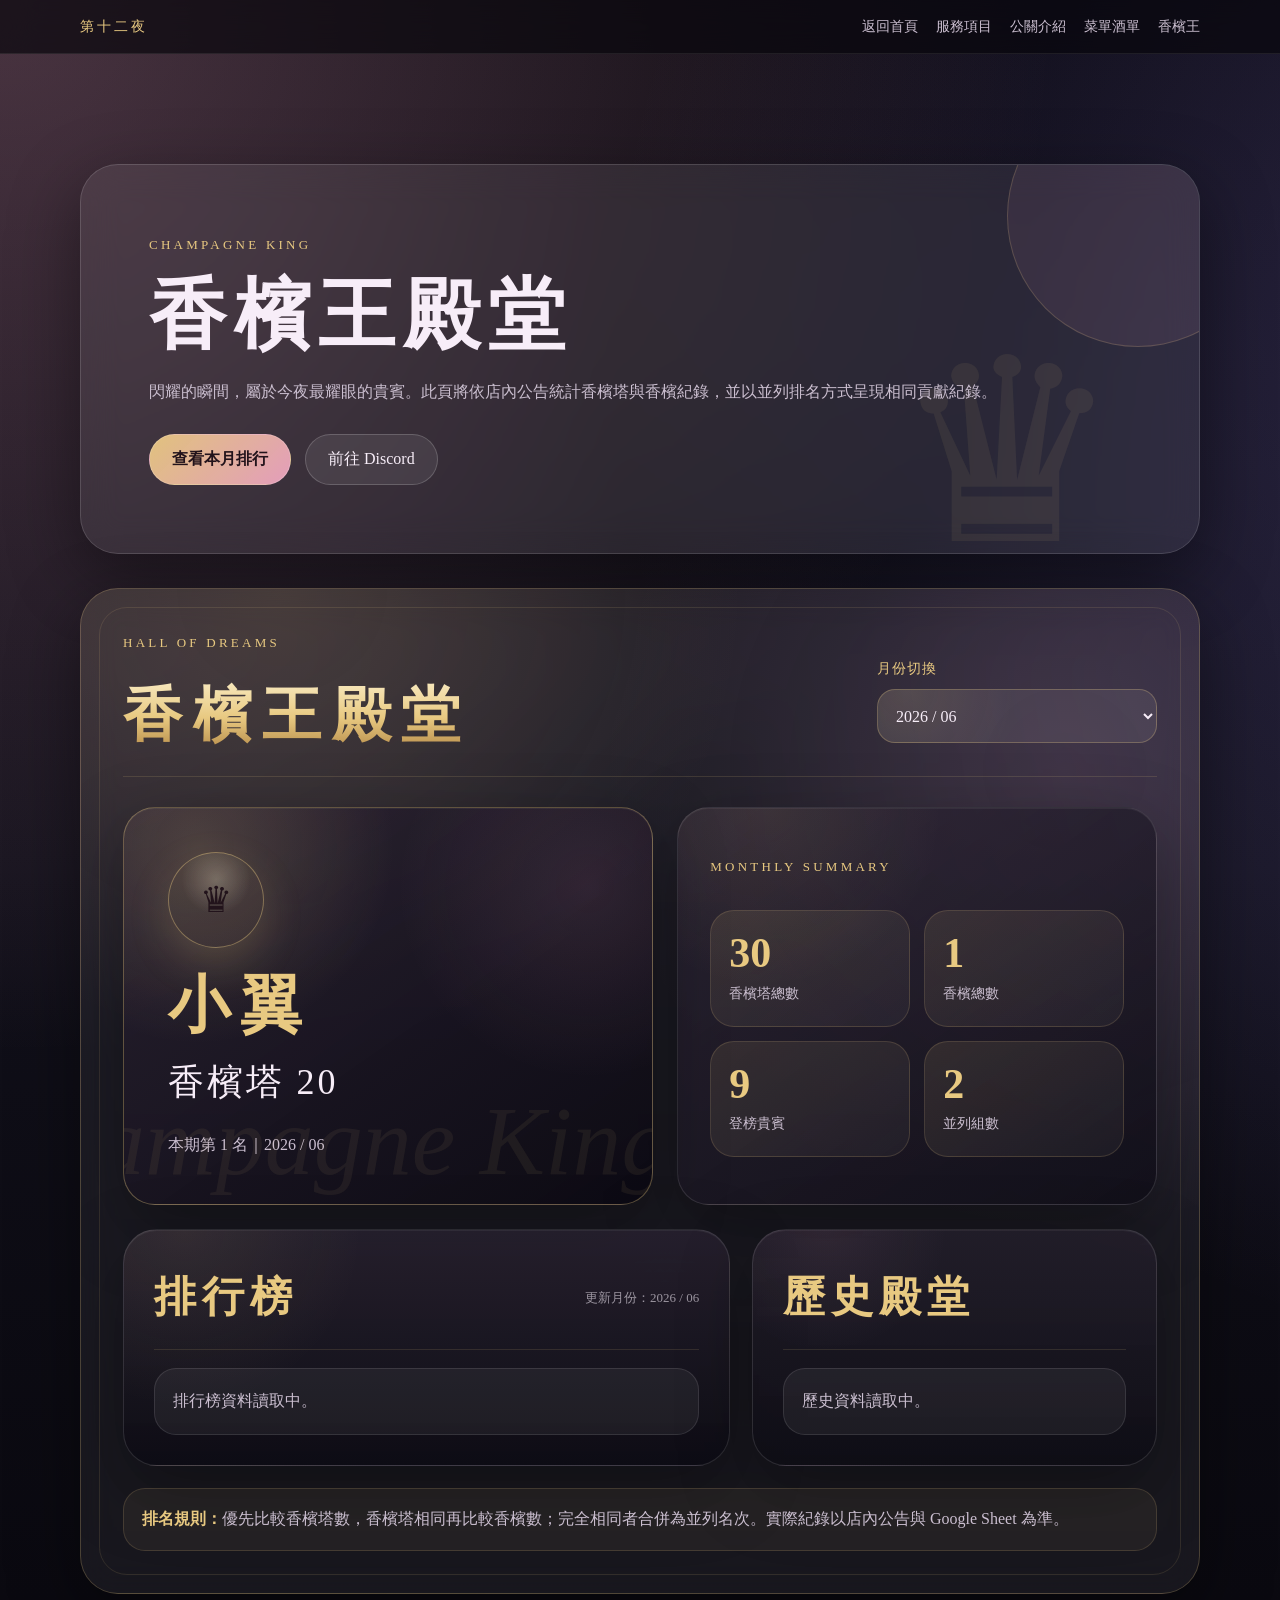
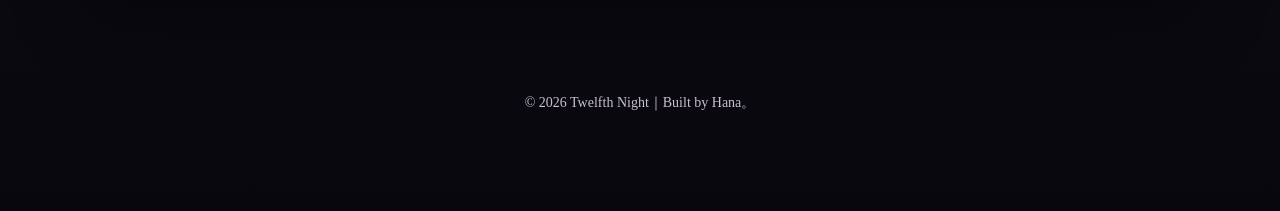
<file: champagne.html>
<!DOCTYPE html>
<html lang="zh-Hant">
<head>
  <meta charset="UTF-8" />
  <meta name="viewport" content="width=device-width, initial-scale=1.0" />
  <meta name="description" content="第十二夜香檳王殿堂展示本月香檳塔與香檳紀錄，以並列排名呈現今夜最耀眼的夢境貴賓。" />
  <meta name="robots" content="index, follow" />
  <meta name="author" content="第十二夜 Twelfth Night" />
  <meta name="theme-color" content="#08070d" />
  <link rel="canonical" href="https://alan-tsao.github.io/Twelfth-Night/champagne.html" />

  <meta property="og:locale" content="zh_TW" />
  <meta property="og:type" content="website" />
  <meta property="og:site_name" content="第十二夜 Twelfth Night" />
  <meta property="og:title" content="第十二夜｜香檳王殿堂" />
  <meta property="og:description" content="查看第十二夜香檳王殿堂，本月香檳塔與香檳紀錄將化為夢境裡的榮耀名冊。" />
  <meta property="og:image" content="https://alan-tsao.github.io/Twelfth-Night/images/main-visual.jpg?v=2" />
  <meta property="og:image:secure_url" content="https://alan-tsao.github.io/Twelfth-Night/images/main-visual.jpg?v=2" />
  <meta property="og:image:type" content="image/jpeg" />
  <meta property="og:image:alt" content="第十二夜 FF14 RP 夢境會館香檳王殿堂" />
  <meta property="og:url" content="https://alan-tsao.github.io/Twelfth-Night/champagne.html" />

  <meta name="twitter:card" content="summary_large_image" />
  <meta name="twitter:title" content="第十二夜｜香檳王殿堂" />
  <meta name="twitter:description" content="本月香檳塔與香檳紀錄，化為第十二夜夢境裡的榮耀名冊。" />
  <meta name="twitter:image" content="https://alan-tsao.github.io/Twelfth-Night/images/main-visual.jpg?v=2" />
  <meta name="twitter:image:alt" content="第十二夜 FF14 RP 夢境會館香檳王殿堂" />
  <title>第十二夜｜香檳王殿堂</title>
  <link rel="icon" href="images/favicon.png" type="image/png">
  <link rel="stylesheet" href="css/style.css" />
  <link rel="stylesheet" href="css/motion-effects.css">
</head>
<body>
  <nav class="site-nav"><div class="nav-inner"><a class="brand" href="index.html">第十二夜</a><div class="nav-links"><a href="index.html">返回首頁</a><a href="service.html">服務項目</a><a href="cast.html">公關介紹</a><a href="menu.html">菜單酒單</a><a href="champagne.html">香檳王</a></div></div></nav>
  <main class="champagne-main">
    <section class="champagne-hero"><div class="page-hero-panel"><div class="eyebrow">CHAMPAGNE KING</div><h1>香檳王殿堂</h1><p class="hero-text">閃耀的瞬間，屬於今夜最耀眼的貴賓。此頁將依店內公告統計香檳塔與香檳紀錄，並以並列排名方式呈現相同貢獻紀錄。</p><div class="cta-row"><a class="btn primary" href="#champagneRanking">查看本月排行</a><a class="btn" href="https://discord.gg/invite/vMp8d3zMV8" target="_blank" rel="noopener">前往 Discord</a></div></div></section>
    <section class="champagne-dashboard" id="champagneRanking"><div class="champagne-shell">
      <div class="champagne-top"><div><div class="eyebrow">HALL OF DREAMS</div><h2 id="champagneTitle">本月香檳王</h2></div><div class="champagne-period-select"><label for="champagnePeriodSelect">月份切換</label><select id="champagnePeriodSelect" aria-label="選擇香檳排行榜月份"><option value="">資料讀取中</option></select></div></div>
      <div class="champagne-featured"><article class="champagne-king-card" id="champagneKingCard"><div class="king-medal">♛</div><h3 class="king-name">資料讀取中</h3><div class="king-record">請稍候</div><div class="king-note">若 Google Sheet 尚未設定，會先顯示範例資料。</div></article><aside class="champagne-summary-card"><div class="eyebrow">MONTHLY SUMMARY</div><div class="champagne-stat-grid"><div class="champagne-stat"><strong id="champagneTotalTower">0</strong><span>香檳塔總數</span></div><div class="champagne-stat"><strong id="champagneTotalBottle">0</strong><span>香檳總數</span></div><div class="champagne-stat"><strong id="champagneGuestCount">0</strong><span>登榜貴賓</span></div><div class="champagne-stat"><strong id="champagneTieCount">0</strong><span>並列組數</span></div></div></aside></div>
      <div class="champagne-content-grid"><article class="champagne-ranking-card"><div class="champagne-card-title"><h3>排行榜</h3><div class="champagne-updated" id="champagneUpdated">—</div></div><div class="champagne-ranking-list" id="champagneRankingList"><div class="champagne-empty">排行榜資料讀取中。</div></div></article><aside class="champagne-history-card"><div class="champagne-card-title"><h3>歷史殿堂</h3></div><div class="champagne-history-list" id="champagneHistoryList"><div class="champagne-empty">歷史資料讀取中。</div></div></aside></div>
      <div class="champagne-note-card"><strong>排名規則：</strong>優先比較香檳塔數，香檳塔相同再比較香檳數；完全相同者合併為並列名次。實際紀錄以店內公告與 Google Sheet 為準。</div>
    </div></section>
    <div class="footer-note">© 2026 Twelfth Night｜Built by Hana。</div>
  </main>
  <script src="js/champagne-ranking.js"></script>
</body>
</html>
</file>
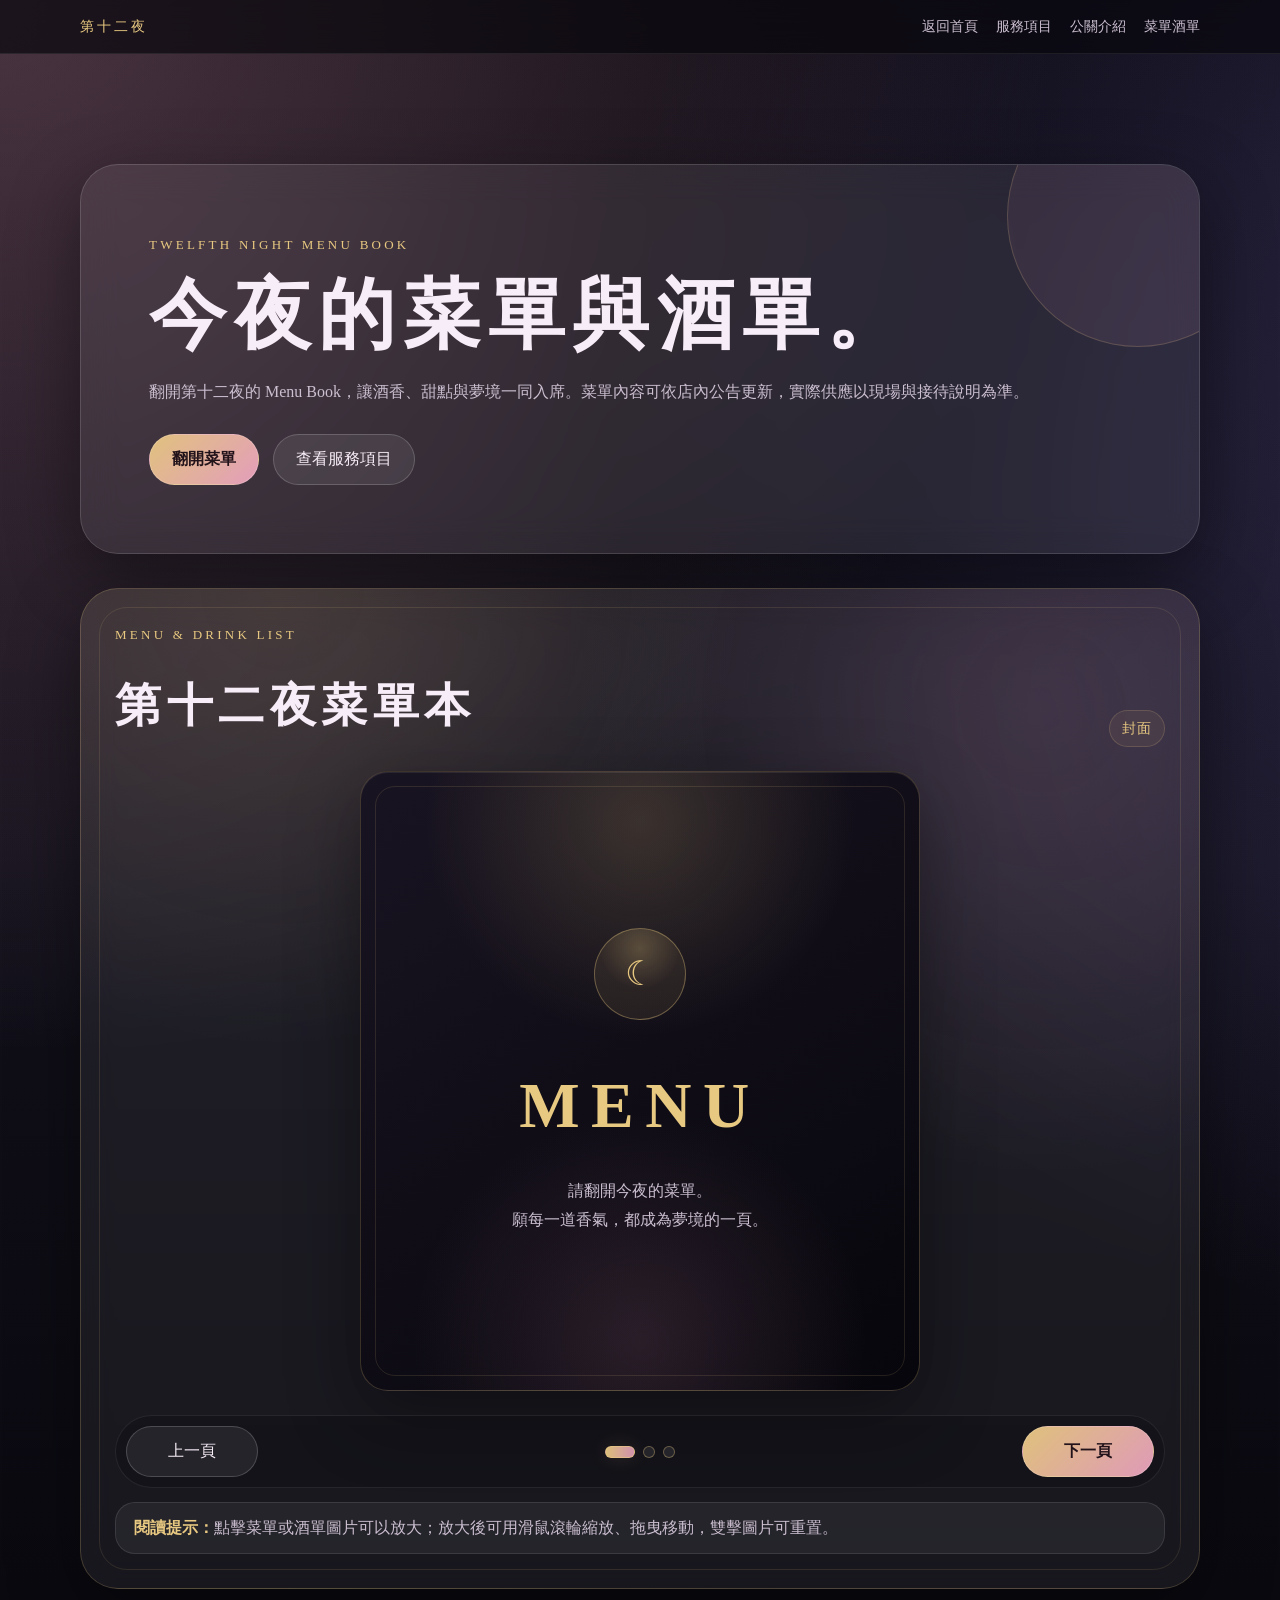
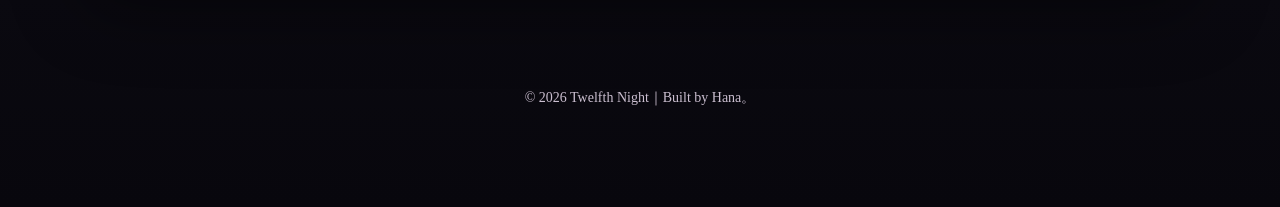
<file: menu.html>
<!DOCTYPE html>
<html lang="zh-Hant">

<head>
  <meta charset="UTF-8" />
  <meta name="viewport" content="width=device-width, initial-scale=1.0" />
  <meta name="description" content="翻開第十二夜 Menu Book，查看店內菜單與酒單。菜單圖片可放大、縮放與拖曳，適合來店前確認今晚想品嚐的餐點與飲品。" />
  <meta name="robots" content="index, follow" />
  <meta name="author" content="第十二夜 Twelfth Night" />
  <meta name="theme-color" content="#08070d" />
  <link rel="canonical" href="https://alan-tsao.github.io/Twelfth-Night/menu.html" />

  <meta property="og:locale" content="zh_TW" />
  <meta property="og:type" content="website" />
  <meta property="og:site_name" content="第十二夜 Twelfth Night" />
  <meta property="og:title" content="第十二夜｜菜單酒單" />
  <meta property="og:description" content="翻開第十二夜 Menu Book，查看店內菜單與酒單，讓酒香、甜點與夢境一同入席。" />
  <meta property="og:image" content="https://alan-tsao.github.io/Twelfth-Night/images/main-visual.jpg?v=2" />
  <meta property="og:image:secure_url" content="https://alan-tsao.github.io/Twelfth-Night/images/main-visual.jpg?v=2" />
  <meta property="og:image:type" content="image/jpeg" />
  <meta property="og:image:alt" content="第十二夜 FF14 RP 夢境會館菜單酒單" />
  <meta property="og:url" content="https://alan-tsao.github.io/Twelfth-Night/menu.html" />

  <meta name="twitter:card" content="summary_large_image" />
  <meta name="twitter:title" content="第十二夜｜菜單酒單" />
  <meta name="twitter:description" content="查看第十二夜菜單與酒單，讓酒香、甜點與夢境一同入席。" />
  <meta name="twitter:image" content="https://alan-tsao.github.io/Twelfth-Night/images/main-visual.jpg?v=2" />
  <meta name="twitter:image:alt" content="第十二夜 FF14 RP 夢境會館菜單酒單" />
  <title>第十二夜｜菜單酒單</title>
  <link rel="icon" href="images/favicon.png" type="image/png">
  <link rel="stylesheet" href="css/style.css" />
  <link rel="stylesheet" href="css/motion-effects.css">
</head>

<body class="menu-page-body">
  <nav class="site-nav">
    <div class="nav-inner">
      <a class="brand" href="index.html">第十二夜</a>
      <div class="nav-links">
        <a href="index.html">返回首頁</a>
        <a href="service.html">服務項目</a>
        <a href="cast.html">公關介紹</a>
        <a href="menu.html">菜單酒單</a>
      </div>
    </div>
  </nav>

  <main class="menu-main">
    <section class="menu-hero">
      <div class="page-hero-panel">
        <div class="eyebrow">TWELFTH NIGHT MENU BOOK</div>
        <h1>今夜的菜單與酒單。</h1>
        <p class="hero-text">
          翻開第十二夜的 Menu Book，讓酒香、甜點與夢境一同入席。菜單內容可依店內公告更新，實際供應以現場與接待說明為準。
        </p>
        <div class="cta-row">
          <a class="btn primary" href="#menuBook">翻開菜單</a>
          <a class="btn" href="service.html">查看服務項目</a>
        </div>
      </div>
    </section>

    <section class="menu-book-section" id="menuBook">
      <div class="menu-book-shell">
        <div class="menu-book-top">
          <div>
            <div class="eyebrow">MENU & DRINK LIST</div>
            <h2>第十二夜菜單本</h2>
          </div>
          <div class="menu-book-status" id="menuBookStatus">封面</div>
        </div>

        <div class="menu-book-stage">
          <div class="menu-book" id="menuBookApp">
            <div class="menu-spread is-single active" data-menu-spread="0" data-title="封面">
              <article class="menu-page menu-cover">
                <div class="menu-cover-inner">
                  <div class="menu-book-mark">☾</div>
                  <h2>MENU</h2>
                  <p>請翻開今夜的菜單。<br>願每一道香氣，都成為夢境的一頁。</p>
                </div>
              </article>
            </div>

            <div class="menu-spread" data-menu-spread="1" data-title="菜單與酒單">
              <article class="menu-page left-page">
                <div class="menu-page-label">FOOD MENU</div>
                <div class="menu-image-frame">
                  <img class="menu-image" src="images/menu-food.jpg" width="1024" height="1536" loading="lazy" decoding="async" alt="第十二夜菜單圖片" data-menu-image />
                  <div class="menu-image-placeholder">
                    <div>
                      <strong>菜單圖片</strong>
                      <p>請將菜單圖片放到：</p>
                      <code>images/menu-food.jpg</code>
                    </div>
                  </div>
                </div>
              </article>

              <article class="menu-page right-page">
                <div class="menu-page-label">DRINK LIST</div>
                <div class="menu-image-frame">
                  <img class="menu-image" src="images/menu-drink.jpg" width="1024" height="1536" loading="lazy" decoding="async" alt="第十二夜酒單圖片" data-menu-image />
                  <div class="menu-image-placeholder">
                    <div>
                      <strong>酒單圖片</strong>
                      <p>請將酒單圖片放到：</p>
                      <code>images/menu-drink.jpg</code>
                    </div>
                  </div>
                </div>
              </article>
            </div>

            <div class="menu-spread is-single" data-menu-spread="2" data-title="封底">
              <article class="menu-page menu-back">
                <div class="menu-back-inner">
                  <div class="menu-book-mark">✦</div>
                  <h2>GOOD NIGHT</h2>
                  <p>若有想了解的品項、包廂或店內活動，歡迎至 Discord 詢問接待。</p>
                  <div class="cta-row" style="justify-content:center">
                    <a class="btn primary" href="https://discord.gg/invite/vMp8d3zMV8" target="_blank" rel="noopener">前往 Discord</a>
                  </div>
                </div>
              </article>
            </div>
          </div>
        </div>

        <div class="menu-book-controls">
          <button type="button" class="btn" id="menuPrevBtn">上一頁</button>
          <div class="menu-book-dots" id="menuBookDots" aria-label="菜單頁數"></div>
          <button type="button" class="btn primary" id="menuNextBtn">下一頁</button>
        </div>

        <div class="menu-note-card compact">
          <strong>閱讀提示：</strong>點擊菜單或酒單圖片可以放大；放大後可用滑鼠滾輪縮放、拖曳移動，雙擊圖片可重置。
        </div>
      </div>
    </section>

    <div class="footer-note">© 2026 Twelfth Night｜Built by Hana。</div>
  </main>


  <div class="menu-lightbox" id="menuLightbox" aria-hidden="true">
    <button type="button" class="menu-lightbox-close" data-menu-lightbox-close aria-label="關閉放大圖片">×</button>
    <div class="menu-lightbox-backdrop" data-menu-lightbox-close></div>
    <figure class="menu-lightbox-dialog">
      <img class="menu-lightbox-image" id="menuLightboxImage" decoding="async" alt="" />
      <figcaption class="menu-lightbox-caption" id="menuLightboxCaption"></figcaption>
    </figure>
  </div>

  <script src="js/menu-book.js"></script>
</body>

</html>
</file>
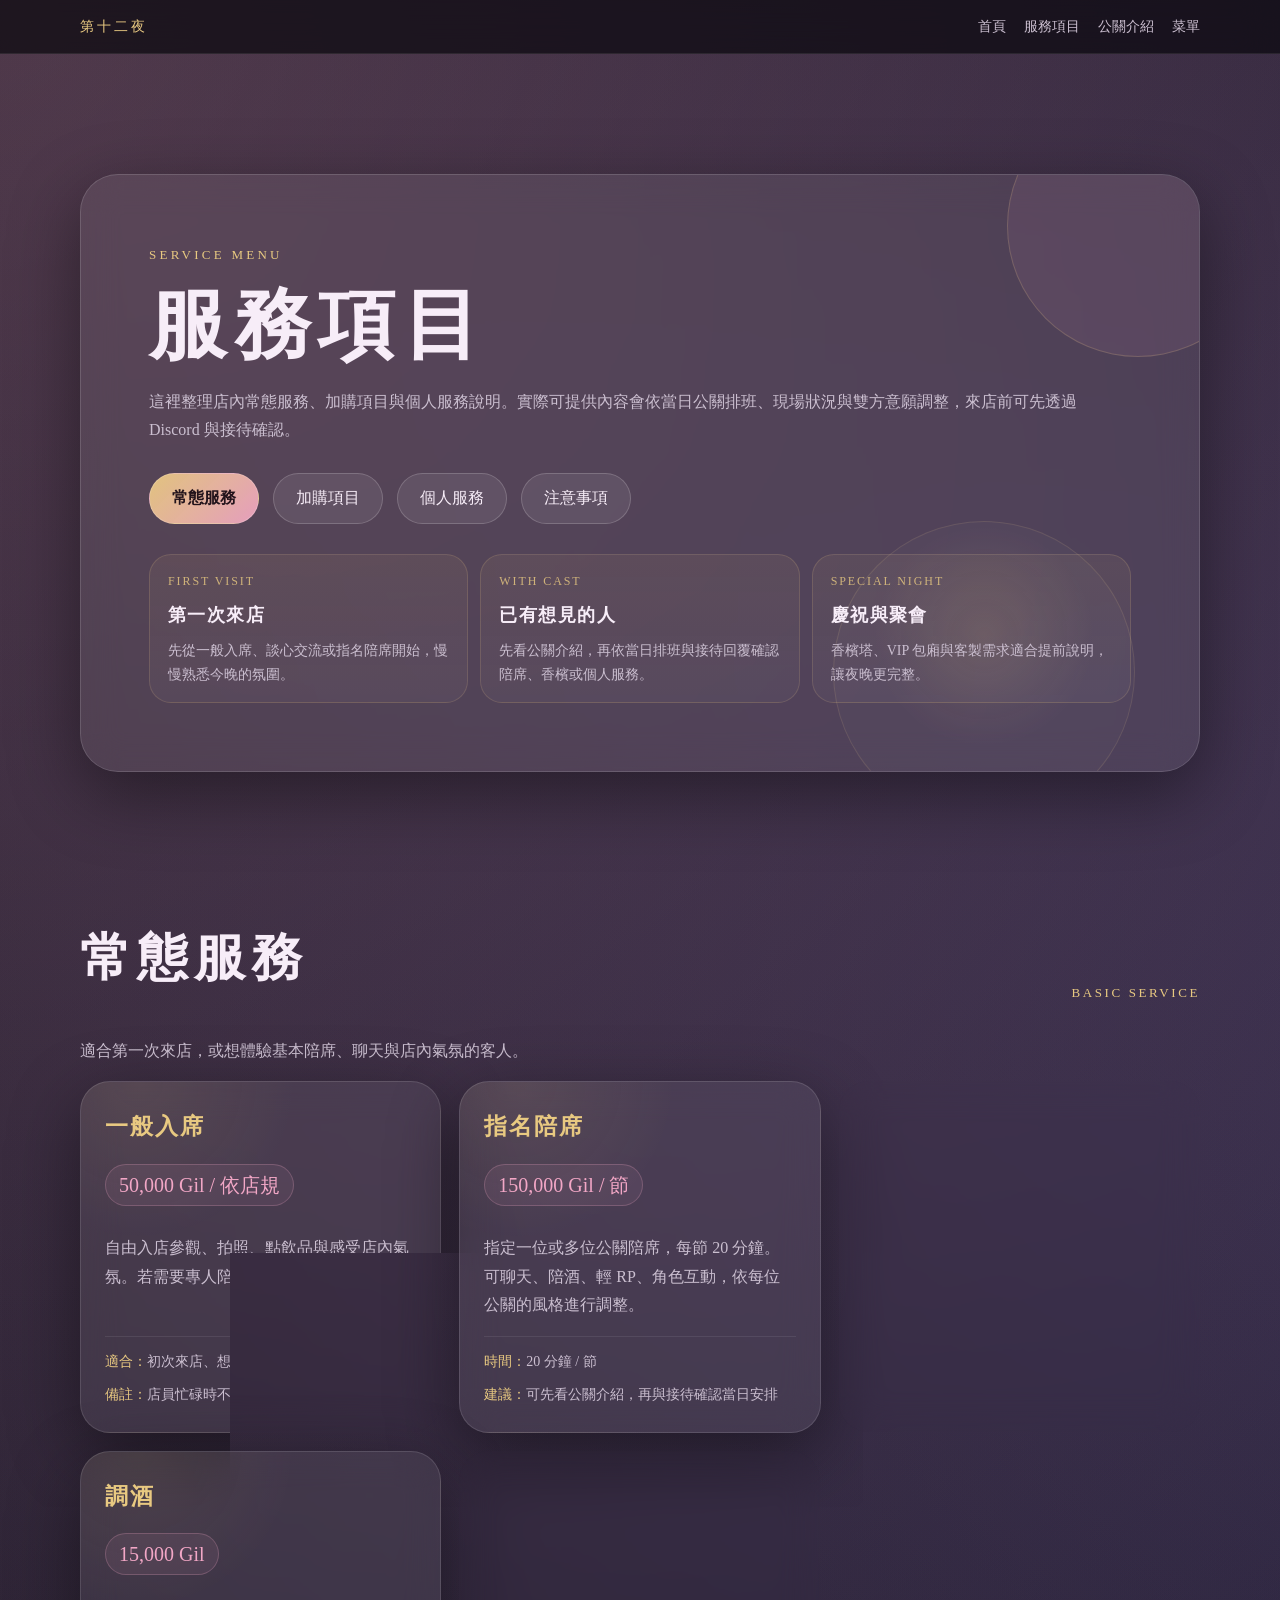
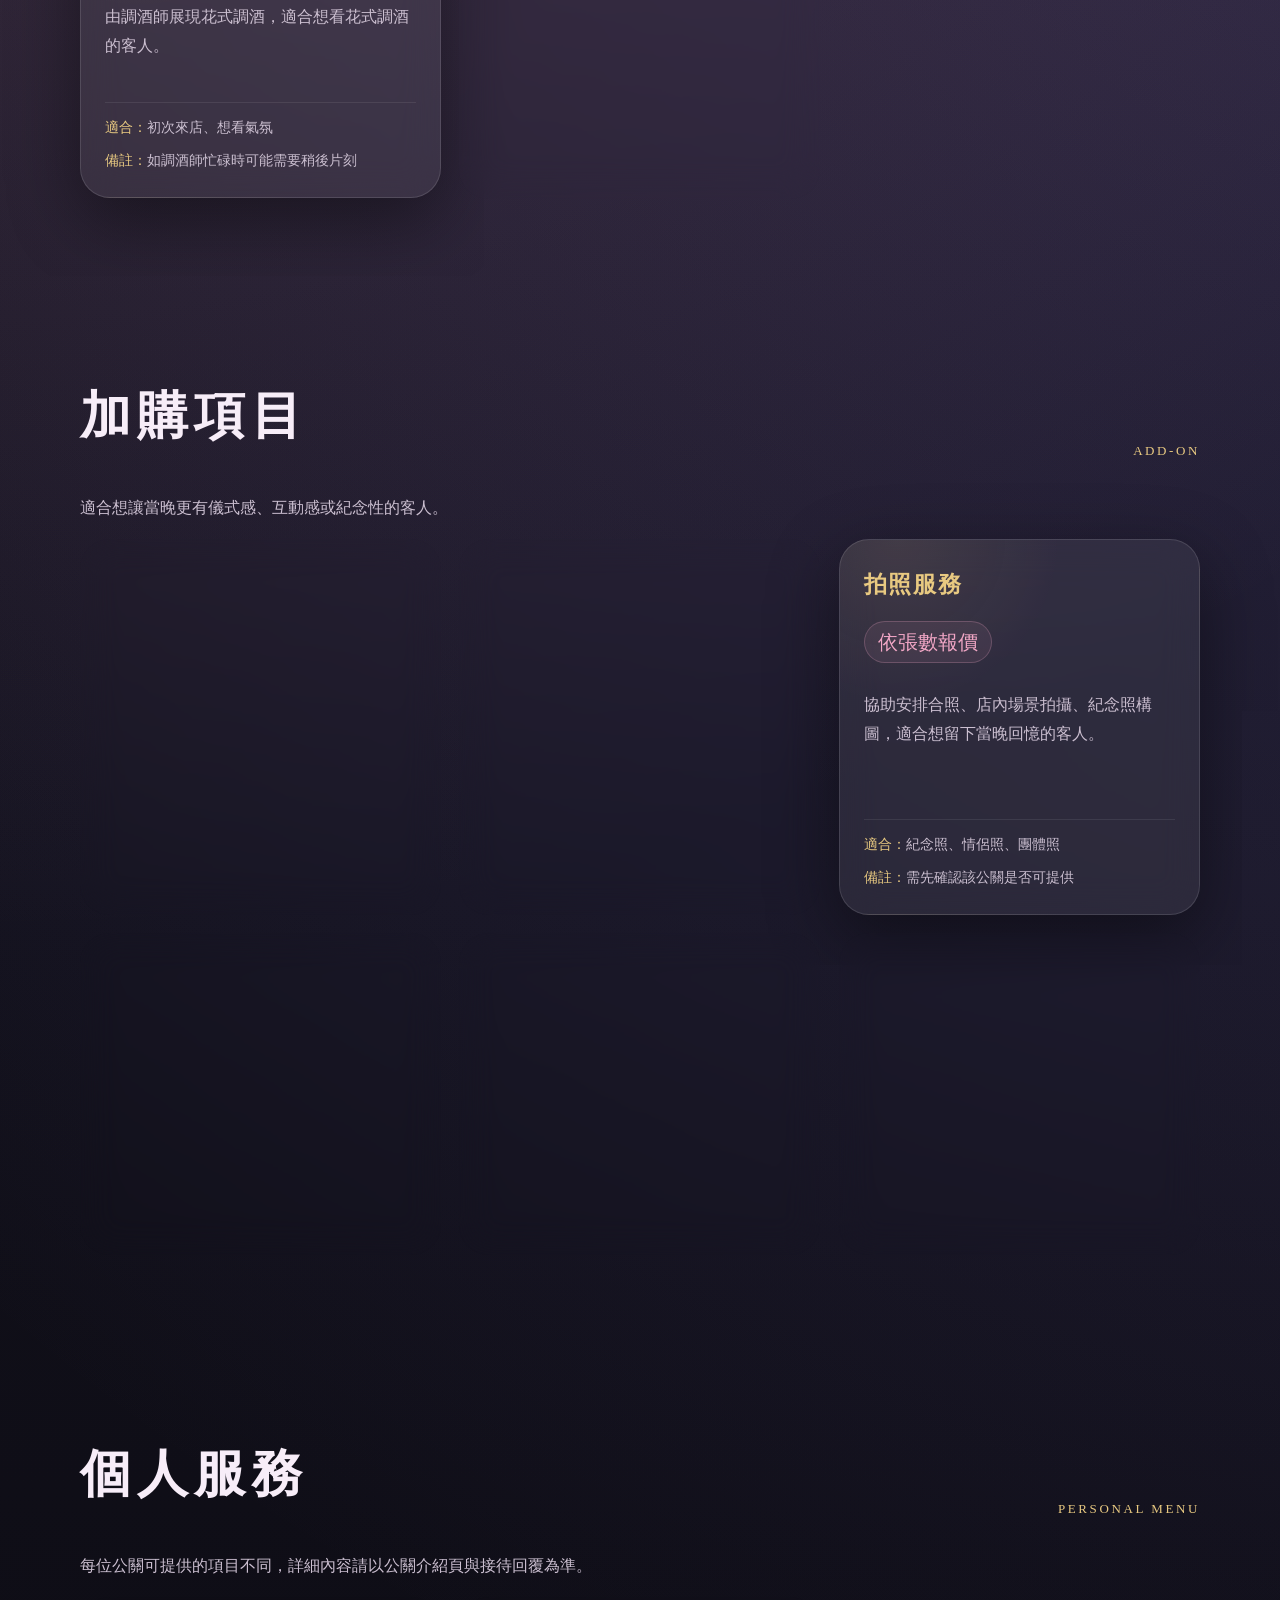
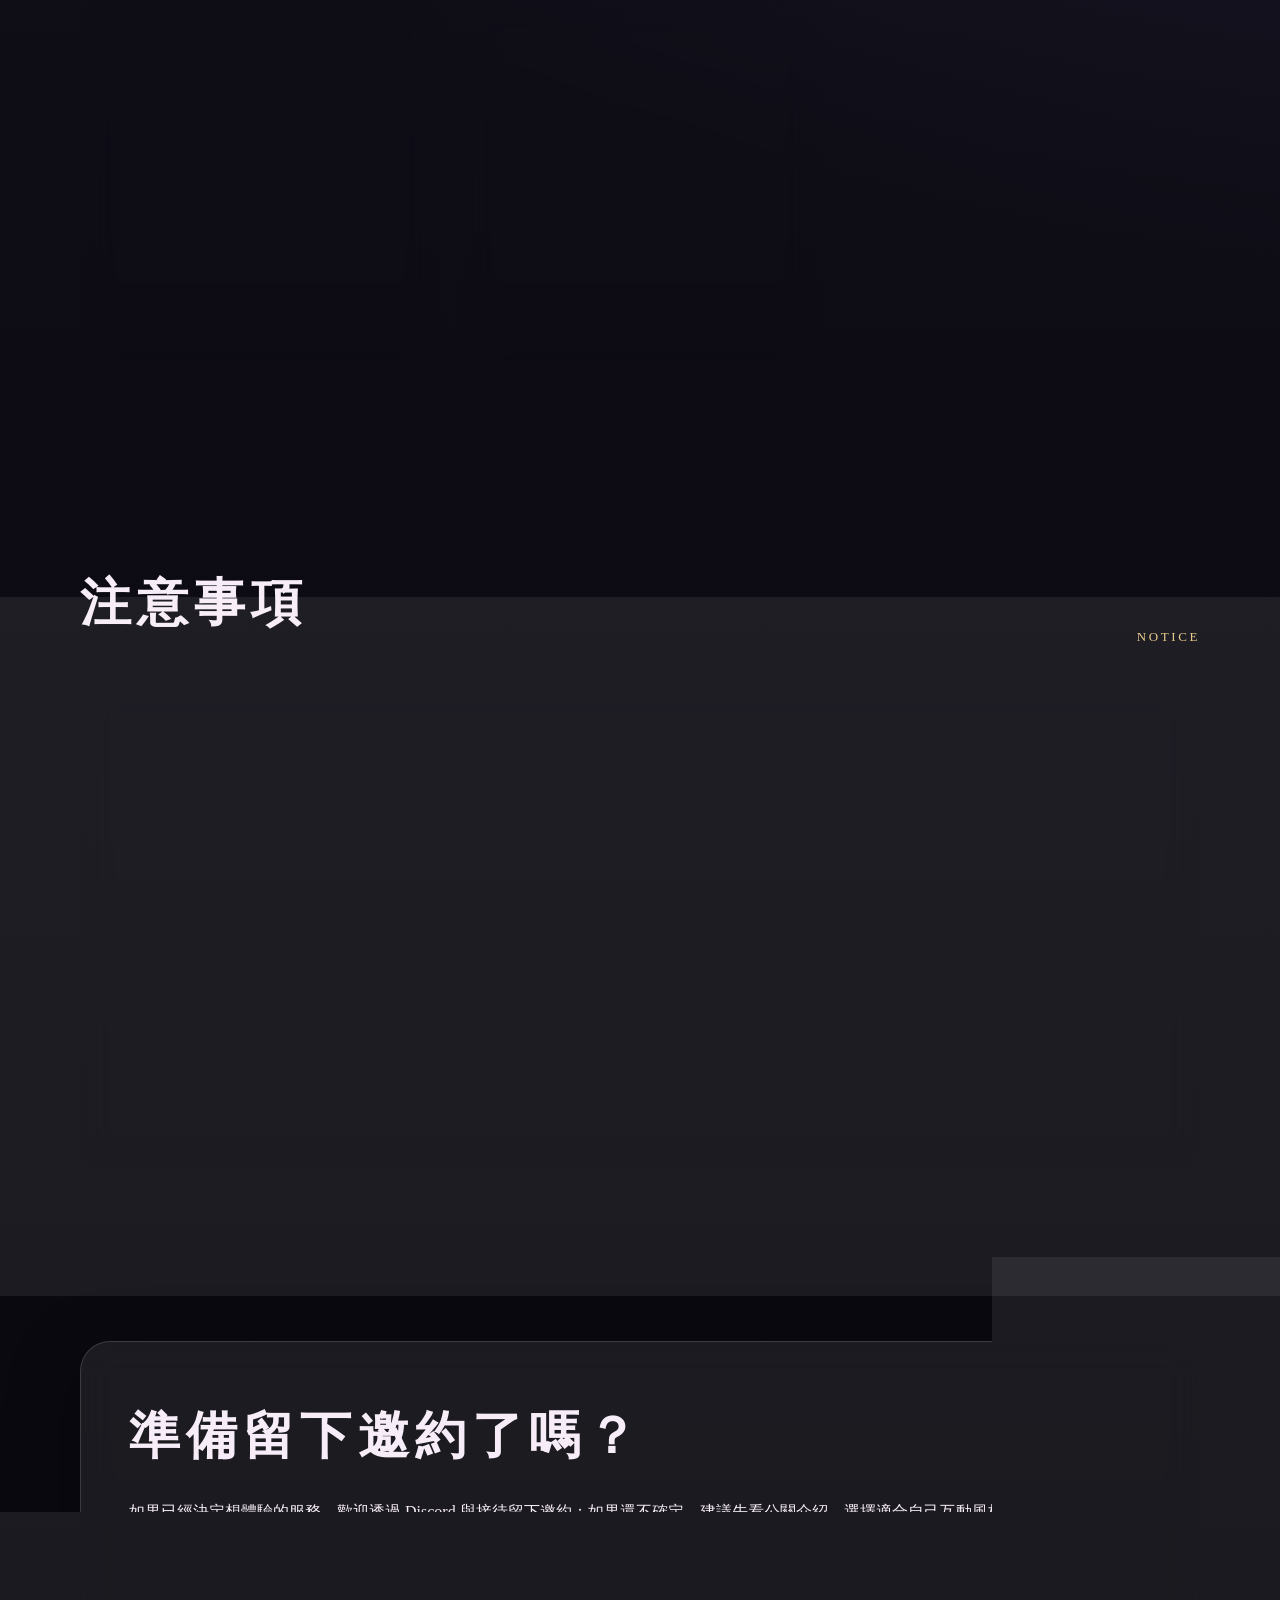
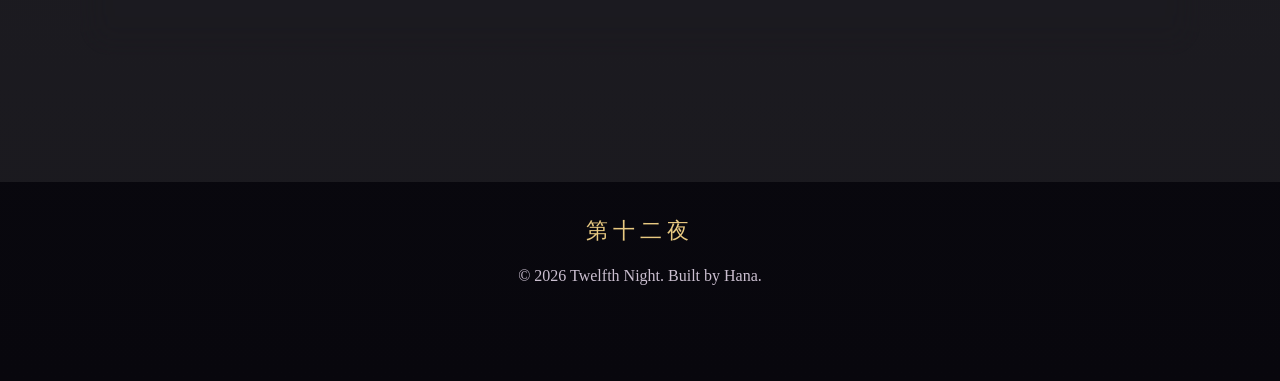
<file: service.html>
<!DOCTYPE html>
<html lang="zh-Hant">
<head>
  <meta charset="UTF-8" />
  <meta name="viewport" content="width=device-width, initial-scale=1.0" />
  <meta name="description" content="查看第十二夜 FF14 RP 夢境會館的常態服務、加購項目、個人服務與注意事項，來店前可透過 Discord 與接待確認安排。" />
  <meta name="robots" content="index, follow" />
  <meta name="author" content="第十二夜 Twelfth Night" />
  <meta name="theme-color" content="#08070d" />
  <link rel="canonical" href="https://alan-tsao.github.io/Twelfth-Night/service.html" />

  <meta property="og:locale" content="zh_TW" />
  <meta property="og:type" content="website" />
  <meta property="og:site_name" content="第十二夜 Twelfth Night" />
  <meta property="og:title" content="第十二夜｜服務項目" />
  <meta property="og:description" content="整理第十二夜常態服務、加購項目、個人服務與注意事項，適合來店前確認今晚想體驗的夢境安排。" />
  <meta property="og:image" content="https://alan-tsao.github.io/Twelfth-Night/images/main-visual.jpg?v=2" />
  <meta property="og:image:secure_url" content="https://alan-tsao.github.io/Twelfth-Night/images/main-visual.jpg?v=2" />
  <meta property="og:image:type" content="image/jpeg" />
  <meta property="og:image:alt" content="第十二夜 FF14 RP 夢境會館服務項目" />
  <meta property="og:url" content="https://alan-tsao.github.io/Twelfth-Night/service.html" />

  <meta name="twitter:card" content="summary_large_image" />
  <meta name="twitter:title" content="第十二夜｜服務項目" />
  <meta name="twitter:description" content="查看常態服務、加購項目、個人服務與注意事項，來店前可透過 Discord 與接待確認。" />
  <meta name="twitter:image" content="https://alan-tsao.github.io/Twelfth-Night/images/main-visual.jpg?v=2" />
  <meta name="twitter:image:alt" content="第十二夜 FF14 RP 夢境會館服務項目" />
  <title>第十二夜｜服務項目</title>
  <link rel="icon" href="images/favicon.png" type="image/png">
  <link rel="stylesheet" href="css/style.css" />
  <link rel="stylesheet" href="css/motion-effects.css">
</head>
<body class="booking-hidden service-page">
  <!-- 預約入口開關：booking-hidden = 顯示 Discord 洽詢；移除此 class = 恢復線上預約入口。 -->
  <nav class="site-nav">
    <div class="nav-inner">
      <a class="brand" href="index.html">第十二夜</a>
      <div class="nav-links">
        <a href="index.html">首頁</a>
        <a href="service.html">服務項目</a>
        <a href="cast.html">公關介紹</a>
        <a href="menu.html">菜單</a>
      </div>
    </div>
  </nav>

  <header class="page-hero">
    <div class="page-hero-panel">
      <div class="eyebrow">SERVICE MENU</div>
      <h1>服務項目</h1>
      <p class="hero-text booking-contact-entry">
        這裡整理店內常態服務、加購項目與個人服務說明。實際可提供內容會依當日公關排班、現場狀況與雙方意願調整，來店前可先透過 Discord 與接待確認。
      </p>
      <p class="hero-text booking-entry">
        這裡整理店內常態服務、加購項目與個人服務說明。實際可提供內容會依當日公關排班、現場狀況與雙方意願調整，預約前可先與接待確認。
      </p>
      <div class="cta-row">
        <a class="btn primary" href="#main-service">常態服務</a>
        <a class="btn" href="#add-on">加購項目</a>
        <a class="btn" href="#personal">個人服務</a>
        <a class="btn" href="#notice">注意事項</a>
      </div>
      <div class="service-guest-path" aria-label="服務選擇建議">
        <div>
          <span>FIRST VISIT</span>
          <strong>第一次來店</strong>
          <p>先從一般入席、談心交流或指名陪席開始，慢慢熟悉今晚的氛圍。</p>
        </div>
        <div>
          <span>WITH CAST</span>
          <strong>已有想見的人</strong>
          <p>先看公關介紹，再依當日排班與接待回覆確認陪席、香檳或個人服務。</p>
        </div>
        <div>
          <span>SPECIAL NIGHT</span>
          <strong>慶祝與聚會</strong>
          <p>香檳塔、VIP 包廂與客製需求適合提前說明，讓夜晚更完整。</p>
        </div>
      </div>
    </div>
  </header>

  <main>
    <section id="main-service">
      <div class="section-title">
        <h2>常態服務</h2>
        <div class="section-kicker">BASIC SERVICE</div>
      </div>
      <p class="featured-note">適合第一次來店，或想體驗基本陪席、聊天與店內氣氛的客人。</p>

      <div class="service-list">
        <article class="card">
          <h3>一般入席</h3>
          <div class="price">50,000 Gil / 依店規</div>
          <p>自由入店參觀、拍照、點飲品與感受店內氣氛。若需要專人陪席，請改選指名陪席。</p>
          <div class="meta">
            <div><strong>適合：</strong>初次來店、想看氣氛</div>
            <div><strong>備註：</strong>店員忙碌時不保證全程陪聊</div>
          </div>
        </article>

        <article class="card">
          <h3>指名陪席</h3>
          <div class="price">150,000 Gil / 節</div>
          <p>指定一位或多位公關陪席，每節 20 分鐘。可聊天、陪酒、輕 RP、角色互動，依每位公關的風格進行調整。</p>
          <div class="meta">
            <div><strong>時間：</strong>20 分鐘 / 節</div>
            <div><strong>建議：</strong><span class="booking-contact-entry">可先看公關介紹，再與接待確認當日安排</span><span class="booking-entry">可先看公關介紹再預約</span></div>
          </div>
        </article>

        <article class="card">
          <h3>香檳單支</h3>
          <div class="price">200,000 Gil</div>
          <p>由有提共服務的公關單人進行開香檳，適合初次嘗試香檳CALL的客人。</p>
          <div class="meta">
            <div><strong>適合：</strong>初次來店、想看氣氛</div>
            <div><strong>備註：</strong>如可配合的公關皆在忙碌中可能需要稍後片刻</div>
          </div>
        </article>

        <article class="card">
          <h3>調酒</h3>
          <div class="price">15,000 Gil</div>
          <p>由調酒師展現花式調酒，適合想看花式調酒的客人。</p>
          <div class="meta">
            <div><strong>適合：</strong>初次來店、想看氣氛</div>
            <div><strong>備註：</strong>如調酒師忙碌時可能需要稍後片刻</div>
          </div>
        </article>

        <article class="card">
          <h3>談心交流</h3>
          <div class="price">無料</div>
          <p>有空的公關會在客人沒有指名的情況下稍微陪聊個5-15分鐘，視情況而有所變動。</p>
          <div class="meta">
            <div><strong>適合：</strong>初次來店、想看氣氛</div>
            <div><strong>備註：</strong>如果每位出勤的公關皆在忙碌的話還請貴賓見諒</div>
          </div>
        </article>
      </div>
    </section>

    <section id="add-on">
      <div class="section-title">
        <h2>加購項目</h2>
        <div class="section-kicker">ADD-ON</div>
      </div>
      <p class="featured-note">適合想讓當晚更有儀式感、互動感或紀念性的客人。</p>

      <div class="service-list">
        <article class="card">
          <h3>香檳塔</h3>
          <div class="price">770,000 Gil</div>
          <p>由可支援的公關一同慶祝，搭配祝詞、動作與現場氣氛，適合生日、紀念日與歐皇祝福。</p>
          <div class="meta">
            <div><strong>適合：</strong>慶生、紀念日、開場熱氣氛</div>
            <div><strong>備註：</strong>需確認當日可支援人手及該公關是否有提供此服務</div>
          </div>
        </article>

        <article class="card">
          <h3>VIP多人獨立包廂</h3>
          <div class="price">單日 200萬Gil</div>
          <p>適合多人聚會、慶生、紀念日或需要較安靜空間的客人。可搭配小遊戲或香檳 CALL等多項服務。</p>
          <div class="meta">
            <div><strong>適合：</strong>多人同行、活動聚會</div>
            <div><strong>備註：</strong><span class="booking-contact-entry">需提前與接待確認</span><span class="booking-entry">需提前預約</span></div>
          </div>
        </article>

        <article class="card">
          <h3>拍照服務</h3>
          <div class="price">依張數報價</div>
          <p>協助安排合照、店內場景拍攝、紀念照構圖，適合想留下當晚回憶的客人。</p>
          <div class="meta">
            <div><strong>適合：</strong>紀念照、情侶照、團體照</div>
            <div><strong>備註：</strong>需先確認該公關是否可提供</div>
          </div>
        </article>

        <article class="card">
          <h3>演奏 / 舞蹈</h3>
          <div class="price">依公關定價</div>
          <p>由具備表演項目的公關提供演奏、舞蹈或簡短表演，適合想要儀式感或舞台感的客人。</p>
          <div class="meta">
            <div><strong>適合：</strong>慶祝、告白、活動橋段</div>
            <div><strong>備註：</strong>需先確認該公關是否可提供</div>
          </div>
        </article>

        <article class="card">
          <h3>塔羅 / 占卜 RP</h3>
          <div class="price">依公關定價</div>
          <p>以 RP 形式進行塔羅、運勢或夢境占卜，適合想要沉浸感與話題延伸的客人。</p>
          <div class="meta">
            <div><strong>適合：</strong>談心、互動話題、角色劇情</div>
            <div><strong>備註：</strong>需先確認該公關是否可提供</div>
          </div>
        </article>

        <article class="card">
          <h3>服裝穿搭</h3>
          <div class="price">依公關定價</div>
          <p>以專業的眼光來為客人客製化穿搭，適合不知道如何搭配服裝的客人。</p>
          <div class="meta">
            <div><strong>適合：</strong>放鬆、時尚、沉浸式互動</div>
            <div><strong>備註：</strong>需先確認該公關是否可提供</div>
          </div>
        </article>
      </div>
    </section>

    <section id="personal">
      <div class="section-title">
        <h2>個人服務</h2>
        <div class="section-kicker">PERSONAL MENU</div>
      </div>
      <p class="featured-note booking-contact-entry">每位公關可提供的項目不同，詳細內容請以公關介紹頁與接待回覆為準。</p>
      <p class="featured-note booking-entry">每位公關可提供的項目不同，詳細內容請以公關介紹頁與預約確認為準。</p>

      <div class="cards">
        <article class="panel">
          <h3 style="margin-top:0;color:var(--gold);font-size:24px;">公關自訂項目</h3>
          <p>
            部分公關可能提供專屬服務，例如專屬香檳call、角色劇情陪演、特殊小遊戲、演奏歌單、陪拍照或特定主題陪席。這些項目可以從公關個人介紹中觀看。
          </p>
          <div class="cta-row">
            <a class="btn primary" href="cast.html">查看公關介紹</a>
          </div>
        </article>

        <article class="panel">
          <h3 style="margin-top:0;color:var(--gold);font-size:24px;">客製需求</h3>
          <p class="booking-contact-entry">
            如果想安排慶生、紀念日、驚喜橋段、劇情式 RP 或多人活動，歡迎透過 Discord 與接待說明想法。接待會依當日人手與公關意願協助確認。
          </p>
          <p class="booking-entry">
            如果想安排慶生、紀念日、驚喜橋段、劇情式 RP 或多人活動，可以在預約表單的「其他需求」中說明。接待會依當日人手與公關意願協助確認。
          </p>
          <div class="cta-row">
            <a class="btn primary booking-contact-entry" href="https://discord.gg/invite/vMp8d3zMV8" target="_blank" rel="noopener">前往 Discord 洽詢</a>
            <a class="btn primary booking-entry" href="booking.html">填寫線上預約</a>
          </div>
        </article>
      </div>
    </section>

    <section id="notice">
      <div class="section-title">
        <h2>注意事項</h2>
        <div class="section-kicker">NOTICE</div>
      </div>

      <div class="panel rules">
        <div class="rule">所有服務皆需尊重公關與客人的意願，不接受強迫互動、騷擾或越界要求。</div>
        <div class="rule">價格、時間與服務內容可依店內營運狀況調整，請以當日公告與接待回覆為準。</div>
        <div class="rule">嚴禁錄影、直播或任何形式紀錄並對外公開店內活動內容，與店員互動過程中，如需拍攝留念或加好友等，需徵得店員同意。</div>
        <div class="rule">如涉及成人向 RP 的內容，必須確認雙方皆已成年、明確同意，並遵守遊戲與平台規範。</div>
        <div class="rule">入場後還請注意，一旦離場，便需要重新繳交入場費《 請務必留意 》。</div>
      </div>
    </section>

    <section>
      <div class="panel">
        <div class="section-title" style="margin-bottom:12px;">
          <h2><span class="booking-contact-entry">準備留下邀約了嗎？</span><span class="booking-entry">準備預約了嗎？</span></h2>
          <div class="section-kicker"><span class="booking-contact-entry">CONTACT</span><span class="booking-entry">RESERVE</span></div>
        </div>
        <p class="booking-contact-entry">
          如果已經決定想體驗的服務，歡迎透過 Discord 與接待留下邀約；如果還不確定，建議先看公關介紹，選擇適合自己互動風格的公關。
        </p>
        <p class="booking-entry">
          如果已經決定想體驗的服務，可以前往線上預約頁填寫資料；如果還不確定，建議先看公關介紹，選擇適合自己互動風格的公關。
        </p>
        <div class="cta-row">
          <a class="btn primary booking-contact-entry" href="https://discord.gg/invite/vMp8d3zMV8" target="_blank" rel="noopener">前往 Discord 洽詢</a>
          <a class="btn primary booking-entry" href="booking.html">前往線上預約</a>
          <a class="btn" href="cast.html">查看公關介紹</a>
          <a class="btn" href="index.html">返回首頁</a>
        </div>
      </div>
    </section>
  </main>

  <footer class="footer">
    <div class="logo">第十二夜</div>
    <div>© 2026 Twelfth Night. Built by Hana.</div>
  </footer>
  <script src="js/scroll-reveal.js"></script>
</body>
</html>
</file>
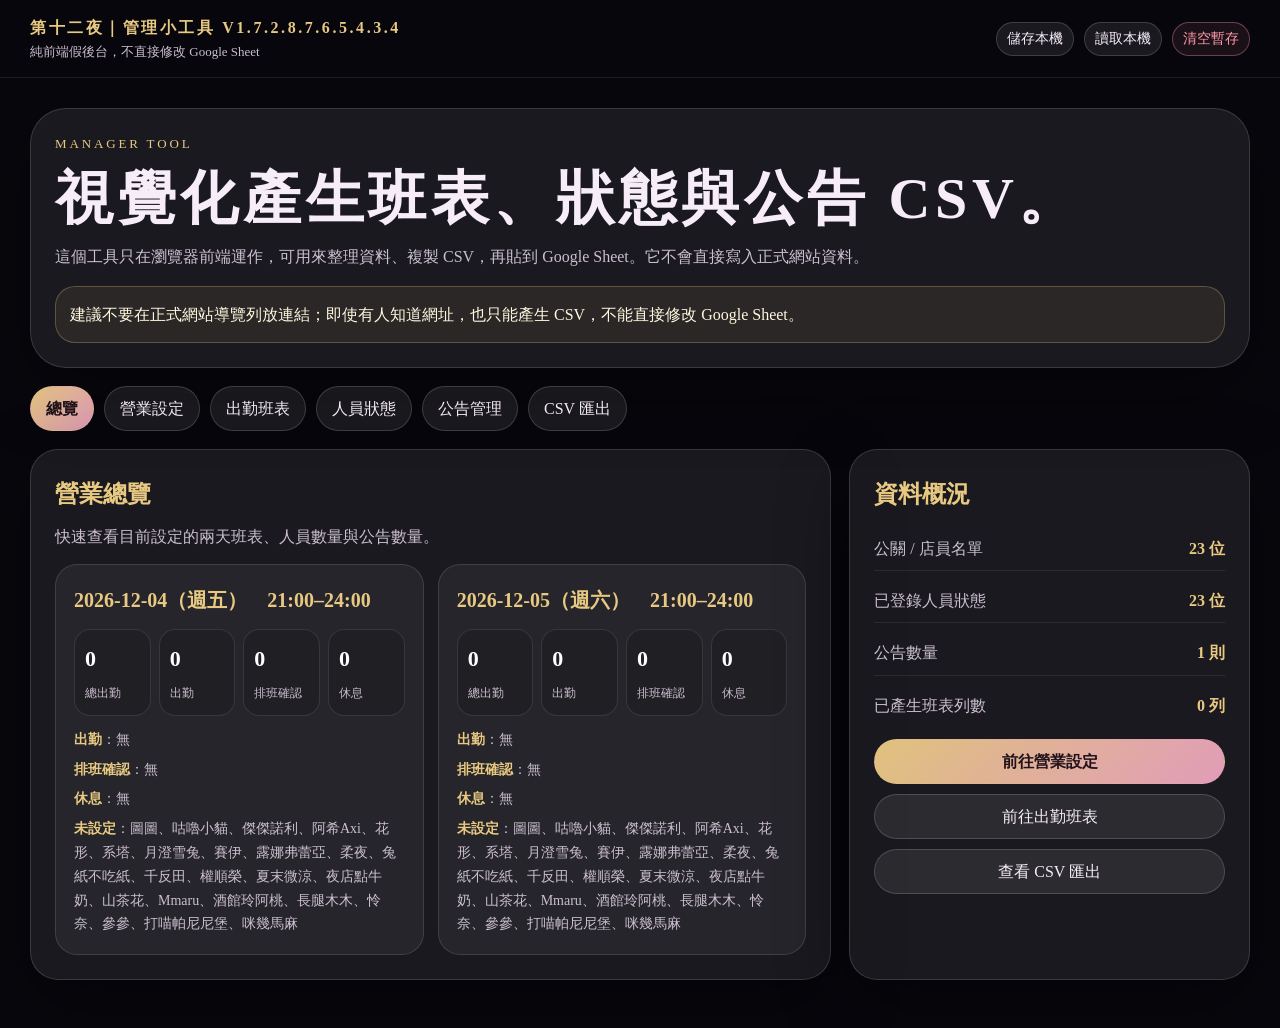
<file: tn-manager.html>
<!doctype html>
<html lang="zh-Hant">
<head>
<meta charset="utf-8">
<meta name="viewport" content="width=device-width,initial-scale=1">
<title>第十二夜｜管理小工具 V1.7.2.8.7.6.5.4.3.4</title>
<style>
:root{--bg:#08070d;--panel:rgba(255,255,255,.075);--border:rgba(255,255,255,.14);--text:#f7edf8;--muted:#cbbfd0;--gold:#e8c981;--pink:#f2a7c6;--danger:#ff9aa9;--shadow:0 22px 70px rgba(0,0,0,.42)}
*{box-sizing:border-box}
*{scrollbar-width:thin;scrollbar-color:rgba(232,201,129,.42) rgba(255,255,255,.055)}
*::-webkit-scrollbar{width:8px;height:8px}
*::-webkit-scrollbar-track{background:rgba(255,255,255,.055);border-radius:999px}
*::-webkit-scrollbar-thumb{background:rgba(232,201,129,.42);border-radius:999px}
*::-webkit-scrollbar-thumb:hover{background:rgba(232,201,129,.62)}html{min-height:100%;background:#08070d}
body{margin:0;min-height:100vh;font-family:"Noto Serif TC","Microsoft JhengHei",serif;color:var(--text);background:#08070d;line-height:1.7;position:relative}
body::before{content:"";position:fixed;inset:0;z-index:-1;pointer-events:none;background:
radial-gradient(circle at 18% 0%,rgba(242,167,198,.22),transparent 34%),
radial-gradient(circle at 78% 8%,rgba(155,135,245,.20),transparent 36%),
radial-gradient(circle at 50% 100%,rgba(242,167,198,.09),transparent 42%),
linear-gradient(180deg,#08070d 0%,#11101a 58%,#08070d 100%)}
header{position:sticky;top:0;z-index:5;background:rgba(8,7,13,.78);backdrop-filter:blur(18px);border-bottom:1px solid rgba(255,255,255,.08)}
.top{width:min(1220px,calc(100% - 32px));margin:auto;padding:14px 0;display:flex;justify-content:space-between;gap:14px;align-items:center}.brand{color:var(--gold);font-weight:700;letter-spacing:.16em}.sub{color:var(--muted);font-size:13px}
main{width:min(1220px,calc(100% - 32px));margin:auto;padding:30px 0 48px}.hero,.panel{border:1px solid var(--border);background:var(--panel);border-radius:28px;box-shadow:var(--shadow);padding:24px}.hero{border-radius:36px;margin-bottom:18px}
h1{font-size:clamp(32px,5vw,58px);line-height:1.16;letter-spacing:.08em;margin:0 0 10px}h2{color:var(--gold);margin:0 0 8px}h3{color:var(--gold);margin:0 0 8px}p{color:var(--muted);margin:0}.eyebrow{color:var(--gold);letter-spacing:.22em;font-size:13px;margin-bottom:10px}
.notice{margin-top:16px;border:1px solid rgba(232,201,129,.28);background:rgba(232,201,129,.08);border-radius:20px;padding:14px;color:#fff7df}
.tabs,.actions{display:flex;flex-wrap:wrap;gap:10px}.tabs{margin:18px 0}.tab,.btn{appearance:none;border:1px solid rgba(255,255,255,.16);background:rgba(255,255,255,.08);color:var(--text);border-radius:999px;min-height:40px;padding:8px 15px;font:inherit;cursor:pointer}.tab.active,.btn.primary{background:linear-gradient(135deg,rgba(232,201,129,.96),rgba(242,167,198,.92));color:#22131b;font-weight:700;border-color:transparent}.btn.danger{color:var(--danger);border-color:rgba(255,154,169,.35);background:rgba(255,154,169,.08)}.btn.small{min-height:32px;padding:4px 10px;font-size:14px}
.page{display:none}.page.active{display:grid;gap:18px}.grid2{display:grid;grid-template-columns:1fr 1fr;gap:14px}.grid4{display:grid;grid-template-columns:repeat(4,1fr);gap:14px}
label{display:grid;gap:6px;color:var(--gold);font-size:14px}input,select,textarea{width:100%;border:1px solid rgba(255,255,255,.14);background:rgba(255,255,255,.08);color:var(--text);border-radius:14px;min-height:40px;padding:9px 11px;font:inherit;outline:none}select option{color:#22131b}textarea{min-height:110px;resize:vertical;font-family:Consolas,"Microsoft JhengHei",monospace;line-height:1.55}.muted{color:var(--muted);font-size:14px}
.table-wrap{overflow:auto;border:1px solid rgba(255,255,255,.08);border-radius:20px;margin-top:14px}table{width:100%;border-collapse:collapse;min-width:900px;background:rgba(0,0,0,.12)}th,td{border-bottom:1px solid rgba(255,255,255,.08);padding:10px;text-align:left;vertical-align:top}th{background:rgba(232,201,129,.08);color:var(--gold);white-space:nowrap}tr:last-child td{border-bottom:0}.name{font-weight:700;color:#fff8f2;min-width:150px}.cell{display:grid;gap:7px;min-width:180px}.csv{min-height:230px}.toast{position:fixed;right:18px;bottom:18px;background:rgba(20,18,28,.96);border:1px solid rgba(232,201,129,.35);border-radius:16px;padding:10px 14px;opacity:0;transform:translateY(8px);transition:.2s;box-shadow:var(--shadow)}.toast.show{opacity:1;transform:translateY(0)}.role-box{display:grid;gap:6px;max-height:210px;overflow:auto;min-width:190px}.role-check{display:flex;align-items:center;gap:6px;color:var(--muted);font-size:14px}.role-check input{width:auto;min-height:auto}.role-tools{display:grid;gap:10px}.staff-layout{display:grid;grid-template-columns:420px 1fr;gap:18px;align-items:start}.editor-panel{position:sticky;top:92px}.role-badges{display:flex;flex-wrap:wrap;gap:6px}.badge{display:inline-flex;align-items:center;border:1px solid rgba(232,201,129,.28);background:rgba(232,201,129,.08);color:var(--gold);border-radius:999px;padding:2px 8px;font-size:12px}.status-badge{display:inline-flex;border-radius:999px;padding:3px 9px;font-size:13px;border:1px solid rgba(255,255,255,.14)}.status-available{color:#b7efc5;background:rgba(183,239,197,.08);border-color:rgba(183,239,197,.28)}.status-pending{color:#ffd37a;background:rgba(255,211,122,.08);border-color:rgba(255,211,122,.3)}.status-unbookable,.status-rest{color:#ff9aa9;background:rgba(255,154,169,.08);border-color:rgba(255,154,169,.3)}.icon-btn{width:34px;height:34px;border-radius:999px;border:1px solid rgba(255,255,255,.14);background:rgba(255,255,255,.06);color:var(--muted);cursor:pointer}.icon-btn:hover{color:var(--gold);border-color:rgba(232,201,129,.35)}.editor-hint{font-size:13px;color:var(--muted);margin-top:8px}.overview-grid{display:grid;grid-template-columns:repeat(2,1fr);gap:14px;margin-top:14px}.overview-card{border:1px solid rgba(255,255,255,.12);background:rgba(255,255,255,.055);border-radius:22px;padding:18px}.overview-card h4{margin:0 0 8px;color:var(--gold);font-size:20px}.overview-stats{display:grid;grid-template-columns:repeat(4,1fr);gap:8px;margin:12px 0}.stat{border:1px solid rgba(255,255,255,.1);background:rgba(0,0,0,.14);border-radius:16px;padding:10px}.stat strong{display:block;font-size:22px;color:#fff}.stat span{font-size:12px;color:var(--muted)}.overview-list{display:grid;gap:6px;margin-top:10px}.overview-line{font-size:14px;color:var(--muted)}.overview-line b{color:var(--gold)}.dashboard-grid{display:grid;grid-template-columns:2fr 1fr;gap:18px}.mini-list{display:grid;gap:8px;margin-top:12px}.mini-row{display:flex;justify-content:space-between;gap:12px;border-bottom:1px solid rgba(255,255,255,.08);padding:8px 0;color:var(--muted)}.mini-row:last-child{border-bottom:0}.mini-row b{color:var(--gold)}.quick-actions{display:grid;gap:10px;margin-top:12px}.settings-note{margin-top:12px;color:var(--muted);font-size:14px}.load-status{margin-top:10px;color:var(--muted);font-size:14px}.load-status.ok{color:#b7efc5}.load-status.err{color:#ff9aa9}
.sch-status{
  appearance:none;
  -webkit-appearance:none;
  min-height:38px;
  border-radius:999px;
  padding:6px 34px 6px 14px;
  border:1px solid rgba(232,201,129,.26);
  background:
    linear-gradient(135deg,rgba(255,255,255,.10),rgba(255,255,255,.045)),
    linear-gradient(45deg,transparent 50%,rgba(232,201,129,.85) 50%) right 14px center/7px 7px no-repeat;
  color:var(--text);
  font-weight:700;
  cursor:pointer;
  box-shadow:inset 0 1px 0 rgba(255,255,255,.08);
}
.sch-status:hover{border-color:rgba(232,201,129,.48);background-color:rgba(232,201,129,.08)}
.sch-status:focus{border-color:rgba(242,167,198,.52);box-shadow:0 0 0 3px rgba(242,167,198,.12)}
.sch-status option{color:#22131b;background:#f7edf8}
.status-picker{position:relative;min-width:170px}.staff-status-picker{width:100%;min-width:0}.staff-status-picker .status-menu{min-width:100%}
.staff-status-picker .status-button{min-height:42px}
.staff-status-picker .status-label{white-space:nowrap;overflow:hidden;text-overflow:ellipsis}
.staff-editor-status-row{display:grid;grid-template-columns:1fr;gap:12px;margin-top:12px}
.staff-editor-status-row input{min-height:42px}
.staff-editor-status-row label{min-width:0}
.status-picker .sch-status{display:none}
.status-button{
  width:100%;
  min-height:38px;
  display:flex;
  align-items:center;
  justify-content:space-between;
  gap:10px;
  border:1px solid rgba(232,201,129,.26);
  border-radius:999px;
  background:linear-gradient(135deg,rgba(255,255,255,.10),rgba(255,255,255,.045));
  color:var(--text);
  padding:6px 12px 6px 14px;
  font:inherit;
  font-weight:700;
  cursor:pointer;
  box-shadow:inset 0 1px 0 rgba(255,255,255,.08);
}
.status-button:hover{border-color:rgba(232,201,129,.48);background-color:rgba(232,201,129,.08)}
.status-button .status-left{display:inline-flex;align-items:center;gap:8px}
.status-dot{width:11px;height:11px;border-radius:999px;display:inline-block;box-shadow:0 0 12px currentColor}
.status-blank .status-dot{color:rgba(255,255,255,.46);background:rgba(255,255,255,.46)}
.status-available .status-dot{color:#43e0a2;background:#43e0a2}
.status-pending .status-dot{color:#ffd25f;background:#ffd25f}
.status-rest .status-dot{color:#ff6f8c;background:#ff6f8c}
.status-arrow{color:var(--gold);font-size:12px;transition:transform .18s ease}
.status-picker.open .status-arrow{transform:rotate(180deg)}
.status-menu{
  display:none;
  position:absolute;
  left:0;
  right:0;
  top:calc(100% + 8px);
  z-index:60;
  padding:7px;
  border:1px solid rgba(232,201,129,.28);
  border-radius:18px;
  background:rgba(20,18,28,.98);
  box-shadow:0 18px 50px rgba(0,0,0,.45);
  backdrop-filter:blur(16px);
}
.status-picker.open .status-menu{display:grid;gap:5px}
.status-option{
  width:100%;
  min-height:34px;
  border:0;
  border-radius:12px;
  background:transparent;
  color:var(--text);
  font:inherit;
  cursor:pointer;
  padding:6px 8px;
  text-align:left;
  display:flex;
  align-items:center;
  gap:8px;
}
.status-option:hover,.status-option.active{background:rgba(232,201,129,.12);color:var(--gold)}

.role-box{
  display:grid;
  grid-template-columns:1fr;
  gap:10px;
  max-height:260px;
  overflow:auto;
  padding-right:4px;
}
.role-option{
  position:relative;
  display:block;
  cursor:pointer;
}
.role-option input{
  position:absolute;
  opacity:0;
  pointer-events:none;
}
.role-card{
  display:flex;
  align-items:center;
  gap:10px;
  min-height:42px;
  padding:10px 12px;
  border:1px solid rgba(232,201,129,.20);
  border-radius:14px;
  background:linear-gradient(135deg,rgba(255,255,255,.07),rgba(255,255,255,.03));
  transition:all .18s ease;
  color:var(--text);
}
.role-option:hover .role-card{
  border-color:rgba(232,201,129,.40);
  background:linear-gradient(135deg,rgba(232,201,129,.10),rgba(255,255,255,.04));
}
.role-check{
  width:18px;
  height:18px;
  border-radius:6px;
  border:1px solid rgba(232,201,129,.34);
  background:rgba(255,255,255,.04);
  display:inline-flex;
  align-items:center;
  justify-content:center;
  flex:0 0 18px;
  box-shadow:inset 0 1px 0 rgba(255,255,255,.08);
}
.role-check::after{
  content:"✓";
  font-size:12px;
  line-height:1;
  color:#1c1623;
  opacity:0;
  transform:scale(.75);
  transition:all .16s ease;
}
.role-name{
  font-weight:700;
  letter-spacing:.3px;
}
.role-option input:checked + .role-card{
  border-color:rgba(242,167,198,.48);
  background:linear-gradient(135deg,rgba(242,167,198,.18),rgba(232,201,129,.10));
  box-shadow:0 10px 26px rgba(0,0,0,.18), inset 0 1px 0 rgba(255,255,255,.08);
}
.role-option input:checked + .role-card .role-check{
  border-color:rgba(242,167,198,.56);
  background:linear-gradient(135deg,#e8c981,#f2a7c6);
}
.role-option input:checked + .role-card .role-check::after{
  opacity:1;
  transform:scale(1);
}



.settings-hero{
  display:grid;
  grid-template-columns:1.4fr .8fr;
  gap:14px;
  align-items:stretch;
  margin-top:14px;
}
.settings-summary-card{
  border:1px solid rgba(232,201,129,.18);
  background:
    radial-gradient(circle at 0% 0%,rgba(242,167,198,.12),transparent 42%),
    rgba(255,255,255,.045);
  border-radius:24px;
  padding:18px;
}
.settings-summary-card h3{
  margin:0 0 8px;
  color:var(--gold);
  font-size:20px;
}
.settings-summary-card p{
  font-size:14px;
}
.settings-quick-card{
  border:1px solid rgba(255,255,255,.10);
  background:rgba(0,0,0,.12);
  border-radius:24px;
  padding:18px;
}
.business-days{
  display:grid;
  grid-template-columns:repeat(2,minmax(0,1fr));
  gap:16px;
  margin-top:14px;
}
.business-day-card{
  position:relative;
  overflow:hidden;
  border:1px solid rgba(232,201,129,.20);
  background:
    linear-gradient(135deg,rgba(255,255,255,.075),rgba(255,255,255,.032)),
    radial-gradient(circle at 100% 0%,rgba(232,201,129,.10),transparent 42%);
  border-radius:26px;
  padding:18px;
  box-shadow:0 18px 44px rgba(0,0,0,.20), inset 0 1px 0 rgba(255,255,255,.05);
}
.business-day-card::before{
  content:"";
  position:absolute;
  inset:0;
  pointer-events:none;
  background:linear-gradient(115deg,transparent 0%,rgba(255,255,255,.055) 42%,transparent 68%);
  opacity:.65;
}
.business-day-head{
  position:relative;
  display:flex;
  justify-content:space-between;
  align-items:flex-start;
  gap:12px;
  margin-bottom:14px;
}
.business-day-kicker{
  color:var(--muted);
  font-size:12px;
  letter-spacing:.16em;
  text-transform:uppercase;
}
.business-day-title{
  color:var(--gold);
  font-weight:800;
  font-size:22px;
  letter-spacing:.06em;
}
.business-day-badge{
  flex:0 0 auto;
  border:1px solid rgba(232,201,129,.30);
  background:rgba(232,201,129,.08);
  color:var(--gold);
  border-radius:999px;
  padding:5px 11px;
  font-size:13px;
}
.settings-grid{display:grid;grid-template-columns:repeat(2,minmax(0,1fr));gap:14px}

.settings-field{display:flex;flex-direction:column;gap:8px}
.settings-input{
  min-height:46px;
  border-radius:16px;
  border:1px solid rgba(232,201,129,.18);
  background:linear-gradient(135deg,rgba(255,255,255,.06),rgba(255,255,255,.03));
  color:var(--text);
  padding:0 14px;
  font-size:16px;
  box-shadow:inset 0 1px 0 rgba(255,255,255,.04);
}
.settings-input:focus{
  outline:none;
  border-color:rgba(232,201,129,.42);
  box-shadow:0 0 0 3px rgba(232,201,129,.08);
}
.settings-date-hint,.settings-time-hint{
  font-size:12px;
  color:var(--muted);
}
.settings-date-hint b{color:var(--gold)}
.settings-time-row{
  display:grid;
  grid-template-columns:1fr auto 1fr;
  gap:10px;
  align-items:center;
}
.settings-time-sep{
  color:var(--muted);
  font-size:13px;
  letter-spacing:.12em;
}
.settings-presets{
  display:flex;
  flex-wrap:wrap;
  gap:8px;
}
.settings-chip{
  appearance:none;
  border:1px solid rgba(232,201,129,.22);
  background:rgba(255,255,255,.04);
  color:var(--text);
  border-radius:999px;
  padding:7px 12px;
  font-size:12px;
  cursor:pointer;
  transition:all .18s ease;
}
.settings-chip:hover{
  border-color:rgba(232,201,129,.44);
  background:rgba(232,201,129,.10);
}
.calendar-popover{
  position:fixed;
  z-index:1000;
  width:310px;
  border:1px solid rgba(232,201,129,.30);
  border-radius:22px;
  background:rgba(20,18,28,.98);
  box-shadow:0 24px 70px rgba(0,0,0,.48);
  padding:14px;
  backdrop-filter:blur(18px);
}
.calendar-head{
  display:flex;
  align-items:center;
  justify-content:space-between;
  gap:10px;
  margin-bottom:10px;
}
.calendar-title{
  color:var(--gold);
  font-weight:800;
  letter-spacing:.06em;
}
.calendar-nav{
  width:34px;
  height:34px;
  border-radius:999px;
  border:1px solid rgba(255,255,255,.14);
  background:rgba(255,255,255,.06);
  color:var(--text);
  cursor:pointer;
}
.calendar-nav:hover{
  color:var(--gold);
  border-color:rgba(232,201,129,.40);
  background:rgba(232,201,129,.09);
}
.calendar-weekdays,.calendar-days{
  display:grid;
  grid-template-columns:repeat(7,1fr);
  gap:6px;
}
.calendar-weekdays{
  margin-bottom:6px;
  color:var(--gold);
  font-size:12px;
  text-align:center;
}
.calendar-day{
  min-height:34px;
  border:1px solid transparent;
  border-radius:12px;
  background:transparent;
  color:var(--text);
  cursor:pointer;
  font:inherit;
  font-size:13px;
}
.calendar-day:hover{
  border-color:rgba(232,201,129,.34);
  background:rgba(232,201,129,.10);
}
.calendar-day.other{
  color:rgba(203,191,208,.46);
}
.calendar-day.today{
  border-color:rgba(242,167,198,.42);
}
.calendar-day.selected{
  color:#22131b;
  background:linear-gradient(135deg,#e8c981,#f2a7c6);
  font-weight:800;
}
.calendar-footer{
  margin-top:10px;
  display:flex;
  justify-content:space-between;
  gap:8px;
}
.calendar-footer button{
  flex:1;
  min-height:32px;
  border-radius:999px;
  border:1px solid rgba(255,255,255,.14);
  background:rgba(255,255,255,.06);
  color:var(--text);
  cursor:pointer;
}
.calendar-footer button:hover{
  color:var(--gold);
  border-color:rgba(232,201,129,.36);
}
.news-date-input{
  min-width:138px;
  min-height:38px;
  border-radius:14px;
  border:1px solid rgba(232,201,129,.18);
  background:linear-gradient(135deg,rgba(255,255,255,.07),rgba(255,255,255,.035));
  color:var(--text);
  padding:8px 11px;
  font:inherit;
}
.news-date-input:focus{
  outline:none;
  border-color:rgba(232,201,129,.42);
  box-shadow:0 0 0 3px rgba(232,201,129,.08);
}
.yn-picker{
  display:inline-flex;
  gap:4px;
  padding:4px;
  border:1px solid rgba(232,201,129,.20);
  background:rgba(255,255,255,.045);
  border-radius:999px;
  min-width:112px;
}
.yn-option{
  appearance:none;
  border:0;
  border-radius:999px;
  background:transparent;
  color:var(--muted);
  min-height:30px;
  padding:5px 12px;
  font:inherit;
  font-size:13px;
  cursor:pointer;
}
.yn-option:hover{
  color:var(--gold);
  background:rgba(232,201,129,.10);
}
.yn-option.active{
  color:#22131b;
  background:linear-gradient(135deg,#e8c981,#f2a7c6);
  font-weight:800;
}

@media(max-width:980px){
  .settings-grid,.business-days,.settings-hero{grid-template-columns:1fr}
}

@media(max-width:980px){.dashboard-grid{grid-template-columns:1fr}}@media(max-width:980px){.staff-layout{grid-template-columns:1fr}.editor-panel{position:static}.overview-grid{grid-template-columns:1fr}}
@media(max-width:900px){.top,.grid2,.grid4{grid-template-columns:1fr;flex-direction:column;align-items:flex-start}.grid2,.grid4{display:grid}}
</style>
</head>
<body>
<header><div class="top"><div><div class="brand">第十二夜｜管理小工具 V1.7.2.8.7.6.5.4.3.4</div><div class="sub">純前端假後台，不直接修改 Google Sheet</div></div><div class="actions"><button class="btn small" id="save">儲存本機</button><button class="btn small" id="load">讀取本機</button><button class="btn small danger" id="clear">清空暫存</button></div></div></header>
<main>
<section class="hero"><div class="eyebrow">MANAGER TOOL</div><h1>視覺化產生班表、狀態與公告 CSV。</h1><p>這個工具只在瀏覽器前端運作，可用來整理資料、複製 CSV，再貼到 Google Sheet。它不會直接寫入正式網站資料。</p><div class="notice">建議不要在正式網站導覽列放連結；即使有人知道網址，也只能產生 CSV，不能直接修改 Google Sheet。</div></section>
<nav class="tabs"><button class="tab active" data-tab="overview">總覽</button><button class="tab" data-tab="settings">營業設定</button><button class="tab" data-tab="schedule">出勤班表</button><button class="tab" data-tab="staff">人員狀態</button><button class="tab" data-tab="news">公告管理</button><button class="tab" data-tab="export">CSV 匯出</button></nav>

<section class="page active" id="overview">
<div class="dashboard-grid">
  <div class="panel">
    <h2>營業總覽</h2>
    <p>快速查看目前設定的兩天班表、人員數量與公告數量。</p>
    <div id="dashboardOverview" class="overview-grid"></div>
  </div>
  <div class="panel">
    <h2>資料概況</h2>
    <div class="mini-list">
      <div class="mini-row"><span>公關 / 店員名單</span><b id="dashRosterCount">0 位</b></div>
      <div class="mini-row"><span>已登錄人員狀態</span><b id="dashStaffCount">0 位</b></div>
      <div class="mini-row"><span>公告數量</span><b id="dashNewsCount">0 則</b></div>
      <div class="mini-row"><span>已產生班表列數</span><b id="dashScheduleRows">0 列</b></div>
    </div>
    <div class="quick-actions">
      <button class="btn primary" data-jump="settings">前往營業設定</button>
      <button class="btn" data-jump="schedule">前往出勤班表</button>
      <button class="btn" data-jump="export">查看 CSV 匯出</button>
    </div>
  </div>
</div>
</section>

<section class="page" id="settings">
<div class="panel"><h2>營業設定</h2><p>先設定本週營業日期、時間與公關名單。出勤班表頁會依這裡的設定生成表格。</p>
<div class="settings-hero">
  <div class="settings-summary-card">
    <h3>營業日期與時段</h3>
    <p>請先設定本週兩天營業日。日期可直接輸入 YYYY-MM-DD，時段可填 21:00、22:00、24:00，也可以使用快速時段。</p>
  </div>
  <div class="settings-quick-card">
    <h3>快速設定</h3>
    <div class="actions" style="margin-top:10px">
      <button type="button" class="btn small" id="setThisWeek">套用本週五、週六</button>
      <button type="button" class="btn small" id="setNextWeek">套用下週五、週六</button>
    </div>
    <div class="settings-note">適合每週開班時快速重設日期。</div>
  </div>
</div>

<div class="business-days">
  <section class="business-day-card">
    <div class="business-day-head">
      <div>
        <div class="business-day-kicker">First Business Day</div>
        <div class="business-day-title">第一天營業</div>
      </div>
      <div class="business-day-badge" id="dateABadge">週五</div>
    </div>
    <label class="settings-field">日期
      <input id="dateA" class="settings-input" type="text" data-calendar="true" autocomplete="off" placeholder="例：2026-06-12">
      <div class="settings-date-hint" id="dateAHint">請輸入 YYYY-MM-DD</div>
    </label>
    <label class="settings-field" style="margin-top:12px">營業時段
      <div class="settings-time-row">
        <input id="startA" class="settings-input" type="text" value="21:00" placeholder="21:00">
        <span class="settings-time-sep">至</span>
        <input id="endA" class="settings-input" type="text" value="24:00" placeholder="24:00">
      </div>
      <div class="settings-presets">
        <button type="button" class="settings-chip" data-preset-day="A" data-start="21:00" data-end="24:00">21:00–24:00</button>
        <button type="button" class="settings-chip" data-preset-day="A" data-start="22:00" data-end="24:00">22:00–24:00</button>
        <button type="button" class="settings-chip" data-preset-day="A" data-start="21:30" data-end="23:30">21:30–23:30</button>
      </div>
      <div class="settings-time-hint">時間格式：HH:MM，結束時間可直接填 24:00</div>
    </label>
  </section>

  <section class="business-day-card">
    <div class="business-day-head">
      <div>
        <div class="business-day-kicker">Second Business Day</div>
        <div class="business-day-title">第二天營業</div>
      </div>
      <div class="business-day-badge" id="dateBBadge">週六</div>
    </div>
    <label class="settings-field">日期
      <input id="dateB" class="settings-input" type="text" data-calendar="true" autocomplete="off" placeholder="例：2026-06-13">
      <div class="settings-date-hint" id="dateBHint">請輸入 YYYY-MM-DD</div>
    </label>
    <label class="settings-field" style="margin-top:12px">營業時段
      <div class="settings-time-row">
        <input id="startB" class="settings-input" type="text" value="21:00" placeholder="21:00">
        <span class="settings-time-sep">至</span>
        <input id="endB" class="settings-input" type="text" value="24:00" placeholder="24:00">
      </div>
      <div class="settings-presets">
        <button type="button" class="settings-chip" data-preset-day="B" data-start="21:00" data-end="24:00">21:00–24:00</button>
        <button type="button" class="settings-chip" data-preset-day="B" data-start="22:00" data-end="24:00">22:00–24:00</button>
        <button type="button" class="settings-chip" data-preset-day="B" data-start="21:30" data-end="23:30">21:30–23:30</button>
      </div>
      <div class="settings-time-hint">時間格式：HH:MM，結束時間可直接填 24:00</div>
    </label>
  </section>
</div>
<div class="grid2" style="margin-top:14px">
<label>公關名單，一行一位<textarea id="roster"></textarea></label>
<label>匯入 schedule CSV<textarea id="scheduleImport" placeholder="date,cast,start,end,status,note"></textarea></label>
</div>
<label style="margin-top:14px">Google Sheet schedule CSV 網址
  <input id="scheduleCsvUrl" value="https://docs.google.com/spreadsheets/d/e/2PACX-1vRKYIls0ZbPLmj4e43Hpp82EDPS8FpOQvbG3N-LaNP5XgLVdV55ZMHclNwb_SgfdTI9XzkL19OFB2zP/pub?gid=0&single=true&output=csv">
</label>
<div class="actions" style="margin-top:14px"><button class="btn primary" id="build">套用到出勤班表</button><button class="btn" id="loadScheduleUrl">讀取 Google Sheet 班表</button><button class="btn" id="importSchedule">從 CSV 匯入</button><button class="btn" id="syncStaff">用公關名單補齊人員狀態</button></div>
<div class="load-status" id="scheduleLoadStatus"></div>
<div class="settings-note">提示：修改日期、時間或公關名單後，出勤班表會自動更新。若本週已先填好 Google Sheet，可直接按「讀取 Google Sheet 班表」載入目前 schedule 分頁。</div>
</div>
</section>

<section class="page" id="schedule">
<div class="panel">
  <h2>出勤班表 schedule</h2>
  <p>產生欄位：date,cast,start,end,status,note。此處 status 僅使用 available / pending / rest。班表統計請到「總覽」頁查看；是否接受指名請到「人員狀態」分頁設定。</p>
</div>
<div class="panel"><h3>視覺化排班表</h3><p class="muted">出勤表只管理「出勤 / 排班確認 / 休息」。狀態留「未設定」就不會輸出該列。</p><div class="actions" style="margin:12px 0 0"><button class="btn" id="allAvailable">全部出勤</button><button class="btn" id="allBlank">全部清空</button></div><div id="scheduleTable" class="table-wrap"></div><div class="actions" style="margin-top:14px"><button class="btn primary" id="copySchedule">複製 schedule CSV</button><button class="btn" id="downloadSchedule">下載 schedule.csv</button></div></div>
</section>

<section class="page" id="staff">
<div class="panel"><h2>人員狀態 staff_status</h2><p>產生欄位：cast,bookableStatus,statusLabel,role,note。此頁採「左側編輯、右側名單」：點名單中的 ✎，左側會帶入該人員資料並勾選職位。</p></div>

<div class="staff-layout">
  <div class="panel editor-panel">
    <h3 id="staffEditorTitle">新增 / 編輯人員</h3>
    <label>公關 / 店員名稱<input id="editStaffName" placeholder="例：月鈴"></label>
    <div class="staff-editor-status-row">
      <label>系統狀態
        <div class="status-picker staff-status-picker" id="editStaffStatusPicker">
          <button type="button" class="status-button status-available">
            <span class="status-left"><span class="status-dot"></span><span class="status-label">接受指名</span></span>
            <span class="status-arrow">▾</span>
          </button>
          <div class="status-menu">
            <button type="button" class="status-option status-available active" data-status="available"><span class="status-dot"></span>接受指名</button>
            <button type="button" class="status-option status-pending" data-status="pending"><span class="status-dot"></span>排班確認中</button>
            <button type="button" class="status-option status-unbookable" data-status="unbookable"><span class="status-dot"></span>不接受指名</button>
            <button type="button" class="status-option status-rest" data-status="rest"><span class="status-dot"></span>暫停服務</button>
          </div>
          <input type="hidden" id="editStaffStatus" value="available">
        </div>
      </label>
      <label>顯示文字<input id="editStaffLabel" placeholder="例：接受指名"></label>
    </div>
    <label style="margin-top:12px">職位分配<div id="editRoleBox" class="role-box"></div></label>
    <label style="margin-top:12px">備註<input id="editStaffNote" placeholder="例：可出勤但不可指名"></label>
    <div class="actions" style="margin-top:14px">
      <button class="btn primary" id="saveStaffEdit">確認儲存</button>
      <button class="btn" id="cancelStaffEdit">取消編輯</button>
    </div>
    <div class="editor-hint" id="staffEditorHint">目前為新增模式。若要修改既有人員，請點右側名單的 ✎。</div>

    <hr style="border:0;border-top:1px solid rgba(255,255,255,.1);margin:20px 0">

    <h3>職位清單</h3>
    <p class="muted">一行一個職位，更新後左側職位勾選會同步刷新。</p>
    <label style="margin-top:10px">職位清單<textarea id="roleList" placeholder="公關&#10;店長&#10;領班&#10;服裝店員&#10;調酒師"></textarea></label>
    <div class="grid2" style="margin-top:12px">
      <label>新增職位<input id="newRole" placeholder="例：VIP接待 / 調香師"></label>
      <label>匯入 staff_status CSV<textarea id="staffImport" placeholder="cast,bookableStatus,statusLabel,role,note" style="min-height:72px"></textarea></label>
    </div>
    <label style="margin-top:12px">Google Sheet staff_status CSV 網址
      <input id="staffCsvUrl" value="https://docs.google.com/spreadsheets/d/e/2PACX-1vRKYIls0ZbPLmj4e43Hpp82EDPS8FpOQvbG3N-LaNP5XgLVdV55ZMHclNwb_SgfdTI9XzkL19OFB2zP/pub?gid=1310958925&single=true&output=csv">
    </label>
    <div class="actions" style="margin-top:14px">
      <button class="btn" id="addRole">新增職位</button>
      <button class="btn" id="refreshRoles">更新職位選項</button>
      <button class="btn" id="loadStaffUrl">讀取 Google Sheet 人員狀態</button>
      <button class="btn" id="importStaff">從 CSV 匯入</button>
      <button class="btn" id="syncStaff">用公關名單補齊人員</button>
    </div>
    <div class="load-status" id="staffLoadStatus"></div>
  </div>

  <div class="panel">
    <h3 id="staffCountTitle">已登錄人員（0位）</h3>
    <p class="muted">右側只顯示結果與管理按鈕，不在表格內塞滿輸入框；編輯請點 ✎。</p>
    <div class="table-wrap"><table id="staffTable"><thead><tr><th>公關名稱</th><th>系統狀態</th><th>顯示文字</th><th>職位</th><th>備註</th><th>管理</th></tr></thead><tbody></tbody></table></div>
    <div class="actions" style="margin-top:14px"><button class="btn primary" id="copyStaff">複製 staff_status CSV</button><button class="btn" id="downloadStaff">下載 staff_status.csv</button></div>
  </div>
</div>
</section>

<section class="page" id="news">
<div class="panel"><h2>公告 announcements</h2><p>產生欄位：date,type,title,content,linkText,linkUrl,pinned,visible</p>
<div class="grid2" style="margin-top:14px"><label>匯入 announcements CSV<textarea id="newsImport" placeholder="date,type,title,content,linkText,linkUrl,pinned,visible"></textarea></label><div><label>快速新增公告標題<input id="newNewsTitle" placeholder="例：本週正常營業"></label><label style="margin-top:12px">Google Sheet announcements CSV 網址<input id="newsCsvUrl" value="https://docs.google.com/spreadsheets/d/e/2PACX-1vRKYIls0ZbPLmj4e43Hpp82EDPS8FpOQvbG3N-LaNP5XgLVdV55ZMHclNwb_SgfdTI9XzkL19OFB2zP/pub?gid=1649492150&single=true&output=csv"></label><div class="actions" style="margin-top:14px"><button class="btn primary" id="addNews">新增公告</button><button class="btn" id="loadNewsUrl">讀取 Google Sheet 公告</button><button class="btn" id="importNews">從 CSV 匯入</button></div><div class="load-status" id="newsLoadStatus"></div></div></div>
</div>
<div class="panel"><div class="table-wrap"><table id="newsTable"><thead><tr><th>日期</th><th>類型</th><th>標題 / 內容</th><th>連結</th><th>置頂</th><th>顯示</th><th>操作</th></tr></thead><tbody></tbody></table></div><div class="actions" style="margin-top:14px"><button class="btn primary" id="copyNews">複製 announcements CSV</button><button class="btn" id="downloadNews">下載 announcements.csv</button></div></div>
</section>

<section class="page" id="export">
<div class="panel"><h2>CSV 匯出總覽</h2><p>複製後貼到 Google Sheet 對應分頁。</p><div style="display:grid;gap:14px;margin-top:14px">
<label>schedule CSV<textarea id="outSchedule" class="csv" readonly></textarea></label>
<label>staff_status CSV<textarea id="outStaff" class="csv" readonly></textarea></label>
<label>announcements CSV<textarea id="outNews" class="csv" readonly></textarea></label>
</div><div class="actions" style="margin-top:14px"><button class="btn primary" id="refresh">重新產生</button><button class="btn" id="downloadAll">下載總覽 TXT</button></div></div>
</section>
</main>
<div class="toast" id="toast">完成</div>
<script>
(function(){
const STORAGE="tn-manager-v1";
const defaultRoster=["圖圖","咕嚕小貓","傑傑諾利","阿希Axi","花形","系塔","月澄雪兔","賽伊","露娜弗蕾亞","柔夜","兔紙不吃紙","千反田","權順榮","夏末微涼","夜店點牛奶","山茶花","Mmaru","酒館玲阿桃","長腿木木","怜奈","參參","打喵帕尼尼堡","咪幾馬麻"];
const defaultRoles=["公關","店長","領班","服裝店員","調酒師","活動主持","保安","DJ","演奏者","舞者","歌手","攝影師","VIP接待"];
const labels={available:"接受指名",pending:"排班確認中",unbookable:"不接受指名",rest:"暫停服務"};
const state={schedule:{},staff:[],news:[]};let editingStaffIndex=-1;
const $=id=>document.getElementById(id);
function toast(t){const e=$("toast");e.textContent=t;e.classList.add("show");setTimeout(()=>e.classList.remove("show"),1500)}
function esc(v){return String(v??"").replaceAll("&","&amp;").replaceAll("<","&lt;").replaceAll(">","&gt;").replaceAll('"',"&quot;").replaceAll("'","&#039;")}
function csvEsc(v){const s=String(v??"");return /[",\n\r]/.test(s)?`"${s.replaceAll('"','""')}"`:s}
function makeCsv(headers,rows){return [headers.join(","),...rows.map(r=>headers.map(h=>csvEsc(r[h]??"")).join(","))].join("\n")}
function parseCsv(text){const rows=[];let row=[],cell="",q=false;for(let i=0;i<text.length;i++){const ch=text[i],n=text[i+1];if(ch==='"'){if(q&&n==='"'){cell+='"';i++}else q=!q;continue}if(ch===","&&!q){row.push(cell);cell="";continue}if((ch==="\n"||ch==="\r")&&!q){if(ch==="\r"&&n==="\n")i++;row.push(cell);if(row.some(x=>String(x).trim()!==""))rows.push(row);row=[];cell="";continue}cell+=ch}row.push(cell);if(row.some(x=>String(x).trim()!==""))rows.push(row);return rows}
function objects(text){const t=parseCsv(text);if(t.length<2)return[];const h=t[0].map(x=>String(x).trim());return t.slice(1).map(c=>{const o={};h.forEach((k,i)=>o[k]=c[i]||"");return o})}
function today(){return new Date().toISOString().slice(0,10)}
function formatLocalDate(d){
  const y=d.getFullYear();
  const m=String(d.getMonth()+1).padStart(2,"0");
  const day=String(d.getDate()).padStart(2,"0");
  return `${y}-${m}-${day}`;
}
function fridaySaturdayFromOffset(weekOffset=0){
  const todayDate=new Date();
  const day=todayDate.getDay();
  const daysSinceMonday=(day+6)%7;
  const monday=new Date(todayDate);
  monday.setHours(0,0,0,0);
  monday.setDate(todayDate.getDate()-daysSinceMonday+weekOffset*7);
  const fri=new Date(monday);
  const sat=new Date(monday);
  fri.setDate(monday.getDate()+4);
  sat.setDate(monday.getDate()+5);
  return [formatLocalDate(fri),formatLocalDate(sat)];
}
function nextFriSat(){return fridaySaturdayFromOffset(0)}
function applyBusinessWeek(weekOffset=0){
  const [fri,sat]=fridaySaturdayFromOffset(weekOffset);
  $("dateA").value=fri;
  $("dateB").value=sat;
  refreshSettingHints();
  buildTable();
}

function roster(){return $("roster").value.split(/\r?\n/).map(x=>x.trim()).filter(Boolean)}
function normTime(t){return t==="00:00"?"24:00":t}
function weekdayLabel(dateStr){
  const map=["週日","週一","週二","週三","週四","週五","週六"];
  const d=new Date(String(dateStr||"")+"T00:00:00");
  return Number.isNaN(d.getTime()) ? "" : map[d.getDay()];
}
function dateWithWeekday(dateStr){
  const week=weekdayLabel(dateStr);
  return week ? `${dateStr}（${week}）` : dateStr;
}
let activeCalendarInput=null;
let calendarViewDate=null;

function parseDateValue(value){
  const normalized=normalizeDateInput(value);
  const m=String(normalized||"").match(/^(\d{4})-(\d{2})-(\d{2})$/);
  if(!m)return null;
  const d=new Date(Number(m[1]),Number(m[2])-1,Number(m[3]));
  return Number.isNaN(d.getTime()) ? null : d;
}
function getCalendarEl(){
  let el=document.getElementById("calendarPopover");
  if(!el){
    el=document.createElement("div");
    el.id="calendarPopover";
    el.className="calendar-popover";
    el.style.display="none";
    document.body.appendChild(el);
  }
  return el;
}
function closeCalendar(){
  const el=getCalendarEl();
  el.style.display="none";
  activeCalendarInput=null;
}
function positionCalendar(){
  if(!activeCalendarInput)return;
  const el=getCalendarEl();
  const rect=activeCalendarInput.getBoundingClientRect();
  const width=310;
  let left=Math.min(rect.left,window.innerWidth-width-12);
  left=Math.max(12,left);
  let top=rect.bottom+8;
  if(top+360>window.innerHeight)top=Math.max(12,rect.top-360);
  el.style.left=left+"px";
  el.style.top=top+"px";
}
function openCalendar(input){
  activeCalendarInput=input;
  const picked=parseDateValue(input.value)||new Date();
  calendarViewDate=new Date(picked.getFullYear(),picked.getMonth(),1);
  renderCalendar();
  const el=getCalendarEl();
  el.style.display="block";
  positionCalendar();
}
function pickCalendarDate(dateObj){
  if(!activeCalendarInput)return;
  activeCalendarInput.value=formatLocalDate(dateObj);
  activeCalendarInput.dispatchEvent(new Event("input",{bubbles:true}));
  activeCalendarInput.dispatchEvent(new Event("change",{bubbles:true}));
  if(activeCalendarInput.id==="dateA"||activeCalendarInput.id==="dateB"){
    refreshSettingHints();
    buildTable();
  }else{
    update();
  }
  closeCalendar();
}
function renderCalendar(){
  const el=getCalendarEl();
  const year=calendarViewDate.getFullYear();
  const month=calendarViewDate.getMonth();
  const selected=parseDateValue(activeCalendarInput?.value);
  const todayDate=new Date();
  const first=new Date(year,month,1);
  const start=new Date(first);
  start.setDate(first.getDate()-first.getDay());
  const monthLabel=`${year}年${String(month+1).padStart(2,"0")}月`;
  let days="";
  for(let i=0;i<42;i++){
    const d=new Date(start);
    d.setDate(start.getDate()+i);
    const isOther=d.getMonth()!==month;
    const isToday=formatLocalDate(d)===formatLocalDate(todayDate);
    const isSelected=selected&&formatLocalDate(d)===formatLocalDate(selected);
    days+=`<button type="button" class="calendar-day ${isOther?"other":""} ${isToday?"today":""} ${isSelected?"selected":""}" data-date="${formatLocalDate(d)}">${d.getDate()}</button>`;
  }
  el.innerHTML=`
    <div class="calendar-head">
      <button type="button" class="calendar-nav" data-cal-prev>‹</button>
      <div class="calendar-title">${monthLabel}</div>
      <button type="button" class="calendar-nav" data-cal-next>›</button>
    </div>
    <div class="calendar-weekdays">
      <div>日</div><div>一</div><div>二</div><div>三</div><div>四</div><div>五</div><div>六</div>
    </div>
    <div class="calendar-days">${days}</div>
    <div class="calendar-footer">
      <button type="button" data-cal-today>今天</button>
      <button type="button" data-cal-close>關閉</button>
    </div>
  `;
  el.querySelector("[data-cal-prev]").onclick=(e)=>{e.stopPropagation();calendarViewDate.setMonth(calendarViewDate.getMonth()-1);renderCalendar();};
  el.querySelector("[data-cal-next]").onclick=(e)=>{e.stopPropagation();calendarViewDate.setMonth(calendarViewDate.getMonth()+1);renderCalendar();};
  el.querySelector("[data-cal-today]").onclick=(e)=>{e.stopPropagation();pickCalendarDate(new Date());};
  el.querySelector("[data-cal-close]").onclick=(e)=>{e.stopPropagation();closeCalendar();};
  el.querySelectorAll("[data-date]").forEach(btn=>btn.onclick=(e)=>{
    e.stopPropagation();
    pickCalendarDate(parseDateValue(btn.dataset.date));
  });
}

function normalizeDateInput(v=""){
  const raw=String(v||"").trim().replace(/[./]/g,"-");
  const m=raw.match(/^(\d{4})-(\d{1,2})-(\d{1,2})$/);
  if(!m)return raw;
  return `${m[1]}-${m[2].padStart(2,"0")}-${m[3].padStart(2,"0")}`;
}
function normalizeTimeInput(v=""){
  const raw=String(v||"").trim().replace("：",":");
  if(!raw)return "";
  if(raw==="24")return "24:00";
  const compact=raw.replace(/[^\d]/g,"");
  if(/^\d{1,2}:\d{2}$/.test(raw)){
    const [h,m]=raw.split(":");
    if(h==="24")return "24:00";
    return `${h.padStart(2,"0")}:${m}`;
  }
  if(/^\d{3,4}$/.test(compact)){
    const h=compact.length===3?compact.slice(0,1):compact.slice(0,2);
    const m=compact.slice(-2);
    if(h==="24")return "24:00";
    return `${h.padStart(2,"0")}:${m}`;
  }
  return raw;
}
function refreshSettingHints(){
  ["A","B"].forEach(k=>{
    const dateEl=$("date"+k), hintEl=$("date"+k+"Hint"), badgeEl=$("date"+k+"Badge");
    if(dateEl){dateEl.value=normalizeDateInput(dateEl.value)}
    const week=weekdayLabel(dateEl?.value||"");
    if(hintEl){
      hintEl.innerHTML = dateEl?.value ? `已選日期：<b>${week||"格式待確認"}</b>` : "請輸入 YYYY-MM-DD";
    }
    if(badgeEl){
      badgeEl.textContent=week||"未設定";
    }
    const startEl=$("start"+k), endEl=$("end"+k);
    if(startEl)startEl.value=normalizeTimeInput(startEl.value);
    if(endEl)endEl.value=normalizeTimeInput(endEl.value);
  });
}
function dates(){return[{k:"A",date:normalizeDateInput($("dateA").value),start:normTime(normalizeTimeInput($("startA").value)),end:normTime(normalizeTimeInput($("endA").value))},{k:"B",date:normalizeDateInput($("dateB").value),start:normTime(normalizeTimeInput($("startB").value)),end:normTime(normalizeTimeInput($("endB").value))}].filter(x=>x.date)}
function sk(date,cast){return date+"__"+cast}
function statusMeta(v=""){
  if(v==="available")return{label:"出勤",cls:"available"};
  if(v==="pending")return{label:"排班確認",cls:"pending"};
  if(v==="rest")return{label:"休息",cls:"rest"};
  return{label:"未設定",cls:"blank"};
}
function statusSelect(v=""){
  if(v==="unbookable")v="available";
  const meta=statusMeta(v);
  const options=[
    ["","未設定","blank"],
    ["available","出勤","available"],
    ["pending","排班確認","pending"],
    ["rest","休息","rest"]
  ];
  return `<div class="status-picker" data-value="${esc(v)}">
    <button type="button" class="status-button status-${meta.cls}">
      <span class="status-left"><span class="status-dot"></span><span class="status-label">${esc(meta.label)}</span></span>
      <span class="status-arrow">▾</span>
    </button>
    <div class="status-menu">
      ${options.map(([value,label,cls])=>`<button type="button" class="status-option status-${cls} ${value===v?"active":""}" data-status="${esc(value)}"><span class="status-dot"></span>${esc(label)}</button>`).join("")}
    </div>
    <input type="hidden" class="sch-status" value="${esc(v)}">
  </div>`
}
function overviewHtml(){
  const ds=dates(),rs=roster();
  if(!ds.length||!rs.length){
    return '<div class="notice">請先到「營業設定」設定日期與公關名單。</div>';
  }
  return ds.map(d=>{
    const buckets={available:[],pending:[],rest:[],blank:[]};
    rs.forEach(name=>{
      const it=state.schedule[sk(d.date,name)]||{};
      if(it.status==="available")buckets.available.push(name);
      else if(it.status==="pending")buckets.pending.push(name);
      else if(it.status==="rest")buckets.rest.push(name);
      else buckets.blank.push(name);
    });
    const total=buckets.available.length+buckets.pending.length;
    const line=(title,arr)=>`<div class="overview-line"><b>${title}</b>：${arr.length?arr.map(esc).join("、"):"無"}</div>`;
    return `<div class="overview-card">
      <h4>${esc(dateWithWeekday(d.date))}　${esc(d.start||"21:00")}–${esc(d.end||"24:00")}</h4>
      <div class="overview-stats">
        <div class="stat"><strong>${total}</strong><span>總出勤</span></div>
        <div class="stat"><strong>${buckets.available.length}</strong><span>出勤</span></div>
        <div class="stat"><strong>${buckets.pending.length}</strong><span>排班確認</span></div>
        <div class="stat"><strong>${buckets.rest.length}</strong><span>休息</span></div>
      </div>
      <div class="overview-list">
        ${line("出勤",buckets.available)}
        ${line("排班確認",buckets.pending)}
        ${line("休息",buckets.rest)}
        ${line("未設定",buckets.blank)}
      </div>
    </div>`
  }).join("");
}
function renderScheduleOverview(){
  const html=overviewHtml();
  const scheduleBox=$("scheduleOverview");
  const dashBox=$("dashboardOverview");
  if(scheduleBox)scheduleBox.innerHTML=html;
  if(dashBox)dashBox.innerHTML=html;
  const dashRoster=$("dashRosterCount");
  const dashStaff=$("dashStaffCount");
  const dashNews=$("dashNewsCount");
  const dashRows=$("dashScheduleRows");
  if(dashRoster)dashRoster.textContent=`${roster().length} 位`;
  if(dashStaff)dashStaff.textContent=`${state.staff.length} 位`;
  if(dashNews)dashNews.textContent=`${state.news.filter(r=>r.title||r.content).length} 則`;
  if(dashRows)dashRows.textContent=`${scheduleRows().length} 列`;
}
function closeStatusPickers(except=null){
  document.querySelectorAll(".status-picker.open").forEach(p=>{if(p!==except)p.classList.remove("open")});
}
function setPickerStatus(picker,value){
  const input=picker.querySelector(".sch-status");
  const button=picker.querySelector(".status-button");
  const label=picker.querySelector(".status-label");
  const meta=statusMeta(value);
  picker.dataset.value=value;
  input.value=value;
  button.className=`status-button status-${meta.cls}`;
  label.textContent=meta.label;
  picker.querySelectorAll(".status-option").forEach(opt=>opt.classList.toggle("active",opt.dataset.status===value));
}
function buildTable(){const ds=dates(),rs=roster(),wrap=$("scheduleTable");if(!ds.length||!rs.length){wrap.innerHTML='<div class="notice">請先填公關名單與日期。</div>';renderScheduleOverview();return}let h='<table><thead><tr><th>公關名稱</th>'+ds.map(d=>`<th>${esc(dateWithWeekday(d.date))}<br><span class="muted">${d.start}–${d.end}</span></th>`).join("")+'</tr></thead><tbody>';rs.forEach(name=>{h+=`<tr><td class="name">${esc(name)}</td>`;ds.forEach(d=>{const it=state.schedule[sk(d.date,name)]||{};h+=`<td data-date="${d.date}" data-cast="${esc(name)}"><div class="cell">${statusSelect(it.status||"")}<input class="sch-note" placeholder="備註" value="${esc(it.note||"")}"></div></td>`});h+='</tr>'});h+='</tbody></table>';wrap.innerHTML=h;wrap.querySelectorAll("td[data-date]").forEach(td=>{
  const date=td.dataset.date,cast=td.dataset.cast,key=sk(date,cast),picker=td.querySelector(".status-picker"),sel=td.querySelector(".sch-status"),note=td.querySelector(".sch-note");
  function upd(){state.schedule[key]={date,cast,status:sel.value,note:note.value};renderScheduleOverview();update()}
  picker.querySelector(".status-button").onclick=(e)=>{e.stopPropagation();const isOpen=picker.classList.contains("open");closeStatusPickers();picker.classList.toggle("open",!isOpen)};
  picker.querySelectorAll(".status-option").forEach(opt=>opt.onclick=(e)=>{e.stopPropagation();setPickerStatus(picker,opt.dataset.status);picker.classList.remove("open");upd()});
  note.oninput=upd
});
if(!window.__tnStatusPickerCloseBound){document.addEventListener("click",()=>closeStatusPickers());window.__tnStatusPickerCloseBound=true;}
renderScheduleOverview();update()}
function scheduleRows(){const ds=dates(),rs=roster(),out=[];rs.forEach(name=>ds.forEach(d=>{const it=state.schedule[sk(d.date,name)]||{};if(!it.status)return;out.push({date:d.date,cast:name,start:d.start||"21:00",end:d.end||"24:00",status:it.status,note:it.note||""})}));return out}
function scheduleCsv(){return makeCsv(["date","cast","start","end","status","note"],scheduleRows())}
function importSchedule(){const rows=objects($("scheduleImport").value);if(!rows.length)return toast("沒有讀到 CSV");const names=new Set(roster()),ds=[];rows.forEach(r=>{if(r.date&&!ds.includes(r.date))ds.push(r.date);if(r.cast)names.add(r.cast);if(r.date&&r.cast){let st=r.status||""; if(st==="unbookable") st="available"; state.schedule[sk(r.date,r.cast)]={date:r.date,cast:r.cast,status:st,note:r.note||""}}});if(ds[0])$("dateA").value=ds[0];if(ds[1])$("dateB").value=ds[1];$("roster").value=[...names].join("\n");refreshSettingHints();buildTable();toast("已匯入 schedule")}
function roles(){return $("roleList").value.split(/\r?\n/).map(x=>x.trim()).filter(Boolean)}
function splitRoles(v){return String(v||"").split(/[、,\/]/).map(x=>x.trim()).filter(Boolean)}
function readEditorRoles(){
  return Array.from($("editRoleBox").querySelectorAll("input:checked")).map(x=>x.value).join("、")
}
function renderEditorRoleBox(value=""){
  const selected=new Set(splitRoles(value));
  $("editRoleBox").innerHTML=roles().map(role=>`
    <label class="role-option">
      <input type="checkbox" value="${esc(role)}" ${selected.has(role)?"checked":""}>
      <span class="role-card">
        <span class="role-check"></span>
        <span class="role-name">${esc(role)}</span>
      </span>
    </label>
  `).join("") || `<div class="muted">尚未設定職位，請先在下方職位清單新增。</div>`;
}
function staffStatusMeta(v="available"){
  if(v==="pending")return{label:"排班確認中",cls:"pending",display:"排班確認中"};
  if(v==="unbookable")return{label:"不接受指名",cls:"unbookable",display:"不接受指名"};
  if(v==="rest")return{label:"暫停服務",cls:"rest",display:"暫停服務"};
  return{label:"接受指名",cls:"available",display:"接受指名"};
}
function setStaffStatusPicker(value="available",syncLabel=false){
  const picker=$("editStaffStatusPicker");
  const input=$("editStaffStatus");
  if(!picker||!input)return;
  const meta=staffStatusMeta(value);
  input.value=value;
  const button=picker.querySelector(".status-button");
  const label=picker.querySelector(".status-label");
  button.className=`status-button status-${meta.cls}`;
  label.textContent=meta.label;
  picker.querySelectorAll(".status-option").forEach(opt=>opt.classList.toggle("active",opt.dataset.status===value));
  if(syncLabel)$("editStaffLabel").value=meta.display;
}
function initStaffStatusPicker(){
  const picker=$("editStaffStatusPicker");
  if(!picker)return;
  picker.querySelector(".status-button").onclick=(e)=>{e.stopPropagation();const isOpen=picker.classList.contains("open");closeStatusPickers();picker.classList.toggle("open",!isOpen)};
  picker.querySelectorAll(".status-option").forEach(opt=>opt.onclick=(e)=>{e.stopPropagation();setStaffStatusPicker(opt.dataset.status,true);picker.classList.remove("open")});
  setStaffStatusPicker($("editStaffStatus").value||"available",false);
}
function resetStaffEditor(){
  editingStaffIndex=-1;
  $("staffEditorTitle").textContent="新增 / 編輯人員";
  $("editStaffName").value="";
  setStaffStatusPicker("available",true);
  $("editStaffNote").value="";
  renderEditorRoleBox("公關");
  $("staffEditorHint").textContent="目前為新增模式。若要修改既有人員，請點右側名單的 ✎。";
}
function loadStaffEditor(index){
  const r=state.staff[index];
  if(!r)return;
  editingStaffIndex=index;
  $("staffEditorTitle").textContent="編輯人員｜"+(r.cast||"未命名");
  $("editStaffName").value=r.cast||"";
  setStaffStatusPicker(r.bookableStatus||"available",false);
  $("editStaffLabel").value=r.statusLabel||labels[r.bookableStatus]||"接受指名";
  $("editStaffNote").value=r.note||"";
  renderEditorRoleBox(r.role||"");
  $("staffEditorHint").textContent="正在編輯「"+(r.cast||"未命名")+"」。按確認儲存後會更新右側名單。";
}
function statusBadge(status){
  return `<span class="status-badge status-${status||"available"}">${esc(status||"available")}</span>`
}
function roleBadges(role){
  const arr=splitRoles(role);
  if(!arr.length)return `<span class="muted">未設定</span>`;
  return `<div class="role-badges">${arr.map(x=>`<span class="badge">${esc(x)}</span>`).join("")}</div>`
}

async function loadScheduleFromUrl(){
  const input=$("scheduleCsvUrl");
  const status=$("scheduleLoadStatus");
  const url=(input?.value||"").trim();
  if(!url){
    if(status){status.textContent="請先貼上 Google Sheet CSV 網址。";status.className="load-status err";}
    return;
  }
  try{
    if(status){status.textContent="正在讀取 Google Sheet 班表...";status.className="load-status";}
    const joiner=url.includes("?")?"&":"?";
    const res=await fetch(url+joiner+"t="+Date.now(),{cache:"no-store"});
    if(!res.ok)throw new Error("HTTP "+res.status);
    const text=await res.text();
    if(!text.trim())throw new Error("CSV 內容是空的");
    $("scheduleImport").value=text;
    importSchedule();
    if(status){status.textContent="已成功讀取並匯入 Google Sheet 班表。";status.className="load-status ok";}
  }catch(e){
    console.warn(e);
    if(status){status.textContent="讀取失敗。請確認網址是「發布到網路」的 CSV 連結，或改用手動貼上 CSV。";status.className="load-status err";}
  }
}

async function loadStaffFromUrl(){
  const input=$("staffCsvUrl");
  const status=$("staffLoadStatus");
  const url=(input?.value||"").trim();
  if(!url){
    if(status){status.textContent="請先貼上 Google Sheet staff_status CSV 網址。";status.className="load-status err";}
    return;
  }
  try{
    if(status){status.textContent="正在讀取 Google Sheet 人員狀態...";status.className="load-status";}
    const joiner=url.includes("?")?"&":"?";
    const res=await fetch(url+joiner+"t="+Date.now(),{cache:"no-store"});
    if(!res.ok)throw new Error("HTTP "+res.status);
    const text=await res.text();
    if(!text.trim())throw new Error("CSV 內容是空的");
    $("staffImport").value=text;
    importStaff();
    resetStaffEditor();
    if(status){status.textContent="已成功讀取並匯入 Google Sheet 人員狀態。";status.className="load-status ok";}
  }catch(e){
    console.warn(e);
    if(status){status.textContent="讀取失敗。請確認網址是「發布到網路」的 CSV 連結，或改用手動貼上 CSV。";status.className="load-status err";}
  }
}

async function loadNewsFromUrl(){
  const input=$("newsCsvUrl");
  const status=$("newsLoadStatus");
  const url=(input?.value||"").trim();
  if(!url){
    if(status){status.textContent="請先貼上 Google Sheet announcements CSV 網址。";status.className="load-status err";}
    return;
  }
  try{
    if(status){status.textContent="正在讀取 Google Sheet 公告...";status.className="load-status";}
    const joiner=url.includes("?")?"&":"?";
    const res=await fetch(url+joiner+"t="+Date.now(),{cache:"no-store"});
    if(!res.ok)throw new Error("HTTP "+res.status);
    const text=await res.text();
    if(!text.trim())throw new Error("CSV 內容是空的");
    $("newsImport").value=text;
    importNews();
    if(status){status.textContent="已成功讀取並匯入 Google Sheet 公告。";status.className="load-status ok";}
  }catch(e){
    console.warn(e);
    if(status){status.textContent="讀取失敗。請確認網址是「發布到網路」的 CSV 連結，或改用手動貼上 CSV。";status.className="load-status err";}
  }
}
function renderStaff(){
  const title=$("staffCountTitle");if(title)title.textContent=`已登錄人員（${state.staff.length}位）`;
  const tb=$("staffTable").querySelector("tbody");
  tb.innerHTML=state.staff.map((r,i)=>`<tr data-i="${i}">
    <td class="name">${esc(r.cast||"未命名")}</td>
    <td>${statusBadge(r.bookableStatus||"available")}</td>
    <td>${esc(r.statusLabel||labels[r.bookableStatus]||"接受指名")}</td>
    <td>${roleBadges(r.role||"")}</td>
    <td>${esc(r.note||"")}</td>
    <td><button class="icon-btn edit" title="編輯">✎</button> <button class="icon-btn del" title="刪除">🗑</button></td>
  </tr>`).join("");
  tb.querySelectorAll("tr").forEach(tr=>{
    const i=+tr.dataset.i;
    tr.querySelector(".edit").onclick=()=>loadStaffEditor(i);
    tr.querySelector(".del").onclick=()=>{if(confirm("確定刪除「"+(state.staff[i].cast||"未命名")+"」？")){state.staff.splice(i,1);if(editingStaffIndex===i)resetStaffEditor();renderStaff()}};
  });
  update()
}
function staffCsv(){return makeCsv(["cast","bookableStatus","statusLabel","role","note"],state.staff.filter(r=>r.cast).map(r=>({cast:r.cast,bookableStatus:r.bookableStatus||"available",statusLabel:r.statusLabel||labels[r.bookableStatus]||"接受指名",role:r.role||"",note:r.note||""})))}
function importStaff(){const rows=objects($("staffImport").value);if(!rows.length)return toast("沒有讀到 CSV");state.staff=rows.map(r=>({cast:r.cast||"",bookableStatus:r.bookableStatus||r.bookablestatus||"available",statusLabel:r.statusLabel||r.statuslabel||"",role:r.role||"",note:r.note||""}));const set=new Set(roles());state.staff.forEach(r=>splitRoles(r.role).forEach(x=>set.add(x)));$("roleList").value=[...set].filter(Boolean).join("\n");renderStaff();toast("已匯入 staff_status")}
function yesNoPicker(cls,value){
  const val=(value==="yes")?"yes":"no";
  return `<div class="yn-picker" data-target="${cls}">
    <button type="button" class="yn-option ${val==="yes"?"active":""}" data-value="yes">yes</button>
    <button type="button" class="yn-option ${val==="no"?"active":""}" data-value="no">no</button>
    <input type="hidden" class="${cls}" value="${val}">
  </div>`
}
function bindYesNoPickers(row){
  row.querySelectorAll(".yn-picker").forEach(picker=>{
    const input=picker.querySelector("input");
    picker.querySelectorAll(".yn-option").forEach(btn=>{
      btn.onclick=()=>{
        input.value=btn.dataset.value;
        picker.querySelectorAll(".yn-option").forEach(b=>b.classList.toggle("active",b===btn));
        input.dispatchEvent(new Event("input",{bubbles:true}));
        input.dispatchEvent(new Event("change",{bubbles:true}));
      };
    });
  });
}
function renderNews(){
  const tb=$("newsTable").querySelector("tbody");
  tb.innerHTML=state.news.map((r,i)=>`<tr data-i="${i}">
    <td><input class="n-date news-date-input" type="text" data-calendar="true" autocomplete="off" value="${esc(r.date||today())}"></td>
    <td><input class="n-type" value="${esc(r.type||"公告")}"></td>
    <td><div class="cell"><input class="n-title" value="${esc(r.title||"")}" placeholder="標題"><textarea class="n-content" placeholder="內容">${esc(r.content||"")}</textarea></div></td>
    <td><div class="cell"><input class="n-linkText" value="${esc(r.linkText||"")}" placeholder="按鈕文字"><input class="n-linkUrl" value="${esc(r.linkUrl||"")}" placeholder="連結"></div></td>
    <td>${yesNoPicker("n-pinned",r.pinned==="yes"?"yes":"no")}</td>
    <td>${yesNoPicker("n-visible",r.visible==="no"?"no":"yes")}</td>
    <td><button class="btn small danger del">刪除</button></td>
  </tr>`).join("");
  tb.querySelectorAll("tr").forEach(tr=>{
    const i=+tr.dataset.i;
    [[".n-date","date"],[".n-type","type"],[".n-title","title"],[".n-content","content"],[".n-linkText","linkText"],[".n-linkUrl","linkUrl"],[".n-pinned","pinned"],[".n-visible","visible"]].forEach(([c,k])=>{
      const el=tr.querySelector(c);
      el.oninput=el.onchange=e=>{state.news[i][k]=e.target.value;update()}
    });
    const dateInput=tr.querySelector(".n-date");
    dateInput.addEventListener("focus",()=>openCalendar(dateInput));
    dateInput.addEventListener("click",(e)=>{e.stopPropagation();openCalendar(dateInput)});
    bindYesNoPickers(tr);
    tr.querySelector(".del").onclick=()=>{state.news.splice(i,1);renderNews()}
  });
  update()
}
function newsCsv(){return makeCsv(["date","type","title","content","linkText","linkUrl","pinned","visible"],state.news.filter(r=>r.title||r.content).map(r=>({date:r.date||"",type:r.type||"公告",title:r.title||"",content:r.content||"",linkText:r.linkText||"",linkUrl:r.linkUrl||"",pinned:r.pinned||"no",visible:r.visible||"yes"})))}
function importNews(){const rows=objects($("newsImport").value);if(!rows.length)return toast("沒有讀到 CSV");state.news=rows.map(r=>({date:r.date||"",type:r.type||"公告",title:r.title||"",content:r.content||"",linkText:r.linkText||r.linktext||"",linkUrl:r.linkUrl||r.linkurl||"",pinned:r.pinned||"no",visible:r.visible||"yes"}));renderNews();toast("已匯入 announcements")}
function update(){$("outSchedule").value=scheduleCsv();$("outStaff").value=staffCsv();$("outNews").value=newsCsv();renderScheduleOverview()}
async function copy(t,msg){try{await navigator.clipboard.writeText(t);toast(msg||"已複製")}catch(e){alert("瀏覽器不允許自動複製，請到 CSV 匯出頁手動複製。")}}
function download(name,text){const a=document.createElement("a");a.href=URL.createObjectURL(new Blob([text],{type:"text/plain;charset=utf-8"}));a.download=name;a.click();URL.revokeObjectURL(a.href)}
function save(){localStorage.setItem(STORAGE,JSON.stringify({roster:$("roster").value,roles:$("roleList").value,scheduleCsvUrl:$("scheduleCsvUrl").value,staffCsvUrl:($("staffCsvUrl")?.value||""),newsCsvUrl:($("newsCsvUrl")?.value||""),dates:{dateA:$("dateA").value,startA:$("startA").value,endA:$("endA").value,dateB:$("dateB").value,startB:$("startB").value,endB:$("endB").value},state}));toast("已儲存本機")}
function load(){const raw=localStorage.getItem(STORAGE);if(!raw)return toast("沒有本機暫存");const d=JSON.parse(raw);$("roster").value=d.roster||defaultRoster.join("\n");$("roleList").value=d.roles||defaultRoles.join("\n");if($("scheduleCsvUrl"))$("scheduleCsvUrl").value=d.scheduleCsvUrl||$("scheduleCsvUrl").value;if($("staffCsvUrl"))$("staffCsvUrl").value=d.staffCsvUrl||$("staffCsvUrl").value;if($("newsCsvUrl"))$("newsCsvUrl").value=d.newsCsvUrl||$("newsCsvUrl").value;Object.entries(d.dates||{}).forEach(([k,v])=>$(k).value=v);Object.assign(state,d.state||{});refreshSettingHints();buildTable();resetStaffEditor();renderStaff();renderNews();toast("已讀取本機")}
function openTab(name){
  document.querySelectorAll(".tab").forEach(x=>x.classList.toggle("active",x.dataset.tab===name));
  document.querySelectorAll(".page").forEach(x=>x.classList.toggle("active",x.id===name));
  update();
}
document.querySelectorAll(".tab").forEach(b=>b.onclick=()=>openTab(b.dataset.tab));
document.querySelectorAll("[data-jump]").forEach(b=>b.onclick=()=>openTab(b.dataset.jump));
$("build").onclick=buildTable;$("importSchedule").onclick=importSchedule;$("loadScheduleUrl").onclick=loadScheduleFromUrl;$("allAvailable").onclick=()=>{dates().forEach(d=>roster().forEach(name=>state.schedule[sk(d.date,name)]={date:d.date,cast:name,status:"available",note:""}));buildTable()};$("allBlank").onclick=()=>{state.schedule={};buildTable()};
$("copySchedule").onclick=()=>copy(scheduleCsv(),"已複製 schedule CSV");$("downloadSchedule").onclick=()=>download("schedule.csv",scheduleCsv());
$("saveStaffEdit").onclick=()=>{
  const name=$("editStaffName").value.trim();
  if(!name)return toast("請先輸入名稱");
  const status=$("editStaffStatus").value;
  const row={cast:name,bookableStatus:status,statusLabel:$("editStaffLabel").value.trim()||labels[status],role:readEditorRoles(),note:$("editStaffNote").value.trim()};
  if(editingStaffIndex>=0)state.staff[editingStaffIndex]=row;
  else state.staff.push(row);
  renderStaff();
  resetStaffEditor();
  toast("已儲存人員狀態");
};
$("cancelStaffEdit").onclick=resetStaffEditor;
initStaffStatusPicker();
$("importStaff").onclick=importStaff;$("loadStaffUrl").onclick=loadStaffFromUrl;
$("syncStaff").onclick=()=>{const set=new Set(state.staff.map(r=>r.cast));roster().forEach(n=>{if(!set.has(n))state.staff.push({cast:n,bookableStatus:"available",statusLabel:"接受指名",role:"公關",note:""})});renderStaff();toast("已同步公關名單")};
$("addRole").onclick=()=>{const r=$("newRole").value.trim();if(!r)return;const list=roles();if(!list.includes(r))$("roleList").value=(list.concat(r)).join("\n");$("newRole").value="";renderEditorRoleBox(readEditorRoles());renderStaff();toast("已新增職位")};$("refreshRoles").onclick=()=>{renderEditorRoleBox(readEditorRoles());renderStaff();toast("已更新職位選項")};$("roleList").oninput=()=>{renderEditorRoleBox(readEditorRoles());renderStaff()};$("copyStaff").onclick=()=>copy(staffCsv(),"已複製 staff_status CSV");$("downloadStaff").onclick=()=>download("staff_status.csv",staffCsv());
$("addNews").onclick=()=>{state.news.unshift({date:today(),type:"公告",title:$("newNewsTitle").value.trim(),content:"",linkText:"",linkUrl:"",pinned:"no",visible:"yes"});$("newNewsTitle").value="";renderNews()};$("importNews").onclick=importNews;$("loadNewsUrl").onclick=loadNewsFromUrl;
$("copyNews").onclick=()=>copy(newsCsv(),"已複製 announcements CSV");$("downloadNews").onclick=()=>download("announcements.csv",newsCsv());
$("refresh").onclick=()=>{update();toast("已重新產生")};$("downloadAll").onclick=()=>download("twelfth-night-csv.txt","===== schedule.csv =====\n"+scheduleCsv()+"\n\n===== staff_status.csv =====\n"+staffCsv()+"\n\n===== announcements.csv =====\n"+newsCsv());
$("save").onclick=save;$("load").onclick=load;$("clear").onclick=()=>{if(confirm("確定清空本機暫存？")){localStorage.removeItem(STORAGE);toast("已清空")}};
["dateA","dateB","startA","startB","endA","endB","roster"].forEach(id=>{
  $(id).oninput=()=>{refreshSettingHints();buildTable()};
  $(id).onblur=()=>{refreshSettingHints();buildTable()};
});
["dateA","dateB"].forEach(id=>{
  const el=$(id);
  el.addEventListener("focus",()=>openCalendar(el));
  el.addEventListener("click",(e)=>{e.stopPropagation();openCalendar(el)});
});
document.addEventListener("click",(e)=>{
  const cal=document.getElementById("calendarPopover");
  if(cal && cal.style.display!=="none" && !cal.contains(e.target) && e.target!==activeCalendarInput){
    closeCalendar();
  }
});
window.addEventListener("resize",positionCalendar);
window.addEventListener("scroll",positionCalendar,true);
document.querySelectorAll("[data-preset-day]").forEach(btn=>btn.onclick=()=>{
  const day=btn.dataset.presetDay;
  $("start"+day).value=btn.dataset.start||"21:00";
  $("end"+day).value=btn.dataset.end||"24:00";
  refreshSettingHints();
  buildTable();
});
$("setThisWeek").onclick=()=>applyBusinessWeek(0);
$("setNextWeek").onclick=()=>applyBusinessWeek(1);

(function init(){const [f,s]=nextFriSat();$("dateA").value=f;$("dateB").value=s;$("roster").value=defaultRoster.join("\n");$("roleList").value=defaultRoles.join("\n");state.staff=defaultRoster.map(c=>({cast:c,bookableStatus:"available",statusLabel:"接受指名",role:"公關",note:""}));state.news=[{date:today(),type:"營業公告",title:"本週正常營業",content:"週五、週六 21:00–24:00 開館，歡迎提前預約。",linkText:"前往預約",linkUrl:"booking.html",pinned:"yes",visible:"yes"}];refreshSettingHints();buildTable();resetStaffEditor();renderStaff();renderNews()})();
})();
</script>
</body>
</html>
</file>
<file: css/style.css>
:root{--bg:#08070d;--card:rgba(255,255,255,.075);--border:rgba(255,255,255,.14);--text:#f7edf8;--muted:#cbbfd0;--gold:#e8c981;--pink:#f2a7c6;--danger:#ff9aa9;--ok:#b7efc5;--shadow:0 22px 70px rgba(0,0,0,.42)}*{box-sizing:border-box}html{scroll-behavior:smooth}body{margin:0;font-family:"Noto Serif TC","Microsoft JhengHei","PingFang TC",serif;color:var(--text);background:radial-gradient(circle at top left,rgba(242,167,198,.28),transparent 34%),radial-gradient(circle at 80% 12%,rgba(155,135,245,.24),transparent 34%),linear-gradient(180deg,#08070d 0%,#11101a 48%,#08070d 100%);line-height:1.8;min-height:100vh}a{color:inherit;text-decoration:none}.site-nav{position:sticky;top:0;z-index:20;display:flex;justify-content:center;backdrop-filter:blur(18px);background:rgba(8,7,13,.68);border-bottom:1px solid rgba(255,255,255,.08)}.nav-inner{width:min(1120px,calc(100% - 32px));display:flex;align-items:center;justify-content:space-between;padding:14px 0}.brand{letter-spacing:.22em;font-size:14px;color:var(--gold);white-space:nowrap}.nav-links{display:flex;gap:18px;font-size:14px;color:var(--muted)}.nav-links a:hover{color:var(--gold)}main,section{width:min(1120px,calc(100% - 32px));margin:auto}section{padding:76px 0}.hero{min-height:86vh;display:grid;place-items:center;padding:70px 20px;width:100%}.hero-card{width:min(1120px,100%);display:grid;grid-template-columns:1.05fr .95fr;gap:42px;align-items:center}.page-hero{padding:90px 0 28px}.page-hero-panel,.panel,.card,.booking-panel,.inquiry-panel,.side-panel{border:1px solid var(--border);background:var(--card);border-radius:30px;box-shadow:var(--shadow);backdrop-filter:blur(18px)}.page-hero-panel,.panel,.hero-panel,.booking-panel,.inquiry-panel,.side-panel{padding:clamp(24px,4vw,48px)}.eyebrow{color:var(--gold);letter-spacing:.25em;font-size:13px;margin-bottom:18px}h1{font-size:clamp(40px,6vw,88px);line-height:1.08;margin:0 0 20px;letter-spacing:.1em}h2{margin:0;font-size:clamp(30px,4vw,52px);letter-spacing:.12em}.hero-text,.lead,.featured-note,.hint{color:var(--muted)}.visual{min-height:520px;border-radius:38px;border:1px solid var(--border);background:linear-gradient(180deg,rgba(255,255,255,.08),rgba(255,255,255,.02)),url('../images/main-visual.jpg') center/cover;box-shadow:var(--shadow);position:relative}.visual:after{content:'請將店鋪或角色主視覺放在 images/main-visual.jpg';position:absolute;left:22px;right:22px;bottom:22px;padding:18px;border-radius:24px;color:rgba(255,255,255,.72);background:rgba(0,0,0,.34);backdrop-filter:blur(14px);font-size:14px}.section-title{display:flex;align-items:end;justify-content:space-between;gap:24px;margin-bottom:32px}.section-kicker{color:var(--gold);letter-spacing:.2em;font-size:13px;white-space:nowrap}.card{padding:24px}.card h3{margin:0 0 8px;color:var(--gold);font-size:21px}.price{font-size:26px;color:var(--pink);margin:8px 0 12px}.cta-row,.button-row{margin-top:28px;display:flex;flex-wrap:wrap;gap:14px}.button-row{justify-content:space-between}.btn{appearance:none;border:1px solid rgba(255,255,255,.18);background:rgba(255,255,255,.08);color:var(--text);min-height:46px;padding:10px 22px;border-radius:999px;font:inherit;cursor:pointer;display:inline-flex;align-items:center;justify-content:center}.btn.primary{background:linear-gradient(135deg,rgba(232,201,129,.96),rgba(242,167,198,.92));color:#22131b;font-weight:700}.btn.disabled,.cast-link-disabled{opacity:.55;pointer-events:none}.about-grid,.reserve-grid{display:grid;grid-template-columns:.9fr 1.1fr;gap:24px}.cards,.staff-grid,.cast-grid,.service-list,.cast-options{display:grid;grid-template-columns:repeat(3,1fr);gap:18px}.info-list,.flow-list,.rules{display:grid;gap:14px}.info-item,.flow-item,.rule{padding:18px 20px;border-radius:22px;background:rgba(255,255,255,.07);border:1px solid rgba(255,255,255,.08)}.info-item strong,.flow-item strong{color:var(--gold);display:block;margin-bottom:4px}.rules{counter-reset:rule}.rule{counter-increment:rule}.rule:before{content:'0' counter(rule) ' / ';color:var(--gold);letter-spacing:.1em}.staff-card,.cast-card-profile{overflow:hidden;padding:0}.staff-img,.cast-img{aspect-ratio:4/5;background:linear-gradient(135deg,rgba(242,167,198,.22),rgba(155,135,245,.2)),var(--cast-image) center/cover;display:grid;place-items:end start;padding:18px;color:rgba(255,255,255,.7);font-size:14px}.staff-body,.cast-body{padding:22px}.staff-body h3,.cast-body h2{margin:0 0 6px;color:var(--gold);font-size:26px}.cast-name-row{display:flex;justify-content:space-between;align-items:start;gap:12px}.status,.cast-status,.today-line,.tag{border-radius:999px;padding:3px 10px;font-size:13px;line-height:1.5}.status,.cast-status{border:1px solid rgba(183,239,197,.34);color:var(--ok);background:rgba(183,239,197,.08);white-space:nowrap}.status.pending{color:var(--muted);border-color:rgba(255,255,255,.16);background:rgba(255,255,255,.06)}.status.rest{color:var(--danger);border-color:rgba(255,154,169,.28);background:rgba(255,154,169,.08)}.today-line{display:inline-flex;margin:6px 0 12px;border:1px solid rgba(232,201,129,.28);background:rgba(232,201,129,.08);color:var(--gold)}.tag-row{display:flex;flex-wrap:wrap;gap:8px;margin:14px 0}.tag{border:1px solid rgba(232,201,129,.35);color:var(--gold);background:rgba(232,201,129,.08)}.meta{display:grid;gap:8px;padding-top:12px;border-top:1px solid rgba(255,255,255,.08);color:var(--muted);font-size:14px}.meta strong{color:var(--gold);font-weight:500}.toolbar{width:min(1120px,calc(100% - 32px));margin:0 auto 28px;display:flex;justify-content:space-between;gap:16px;flex-wrap:wrap}.filters{display:flex;flex-wrap:wrap;gap:10px}.filter-btn{appearance:none;border:1px solid rgba(255,255,255,.14);background:rgba(255,255,255,.08);color:var(--muted);min-height:42px;padding:8px 16px;border-radius:999px;font:inherit;cursor:pointer}.filter-btn.active,.filter-btn:hover{border-color:rgba(232,201,129,.55);background:rgba(232,201,129,.12);color:var(--gold)}.search-box{min-width:min(320px,100%);flex:0 1 340px}.search-box input,input,select,textarea{width:100%;border:1px solid rgba(255,255,255,.14);background:rgba(255,255,255,.08);color:var(--text);border-radius:18px;min-height:48px;padding:12px 14px;font:inherit;outline:none}.search-box input{border-radius:999px;min-height:44px}select option{color:#22131b}textarea{min-height:132px;resize:vertical}label{color:var(--gold);letter-spacing:.08em;font-size:14px}.layout{display:grid;grid-template-columns:260px 1fr;gap:24px;align-items:start}.steps{position:sticky;top:84px;display:grid;gap:12px}.step-pill{border:1px solid rgba(255,255,255,.11);background:rgba(255,255,255,.06);border-radius:22px;padding:14px 16px;color:var(--muted)}.step-pill.active{border-color:rgba(232,201,129,.45);background:rgba(232,201,129,.1);color:var(--gold)}.form-step{display:none}.form-step.active{display:block}.form-grid{display:grid;grid-template-columns:1fr 1fr;gap:18px}.field{display:grid;gap:8px}.field.full{grid-column:1/-1}.agree-box{display:flex;gap:12px;align-items:flex-start;padding:18px;border-radius:22px;border:1px solid rgba(232,201,129,.32);background:rgba(232,201,129,.08);margin-top:22px}.agree-box input{margin-top:8px;transform:scale(1.2);accent-color:var(--gold)}.cast-card{cursor:pointer;border:1px solid rgba(255,255,255,.12);background:rgba(255,255,255,.06);border-radius:24px;padding:16px;min-height:150px;transition:.18s ease;position:relative}.cast-card:hover{transform:translateY(-2px);border-color:rgba(232,201,129,.42)}.cast-card input{position:absolute;opacity:0;pointer-events:none}.cast-card.selected{border-color:rgba(232,201,129,.75);background:rgba(232,201,129,.13)}.cast-name{font-size:22px;color:var(--gold);margin-bottom:4px}.cast-desc{color:var(--muted);font-size:14px}.empty,.empty-cast-box,.pending-box{padding:18px;border-radius:22px;border:1px solid rgba(255,255,255,.12);background:rgba(255,255,255,.06);color:var(--muted);margin-top:10px}.empty{display:none;text-align:center}.empty.show{display:block}.pending-box{display:none;border-color:rgba(232,201,129,.22);background:rgba(232,201,129,.07)}.pending-box.show{display:block}.error{color:var(--danger);margin-top:14px;display:none}.error.show{display:block}.success{color:var(--ok);margin-top:14px;display:none}.success.show{display:block}.summary-box{white-space:pre-wrap;padding:22px;border-radius:24px;border:1px solid rgba(232,201,129,.32);background:rgba(0,0,0,.22);color:#fff8f2;min-height:220px}.mode-hidden{display:none!important}.footer{text-align:center;padding:70px 20px 90px;color:var(--muted)}.footer .logo{color:var(--gold);font-size:22px;letter-spacing:.22em;margin-bottom:12px}.footer-note{text-align:center;color:var(--muted);margin-top:42px;font-size:14px}@media(max-width:980px){.cast-grid{grid-template-columns:repeat(2,1fr)}}@media(max-width:900px){.hero-card,.about-grid,.reserve-grid,.cards,.staff-grid,.service-list,.layout,.form-grid,.cast-options{grid-template-columns:1fr}.visual{min-height:420px}.steps{position:static}.section-title,.nav-inner{align-items:flex-start;flex-direction:column}.nav-links{width:100%;overflow-x:auto;padding-bottom:4px}.toolbar{align-items:stretch}.search-box{flex-basis:100%}}@media(max-width:680px){.cast-grid{grid-template-columns:1fr}}

/* =========================================================
   V3 layout alignment patch
   Keeps the clean JS/data structure, but restores the older
   centered page layout for service / cast / booking pages.
   ========================================================= */
main {
  width: 100%;
  margin: 0 auto;
}

section {
  width: min(1120px, calc(100% - 32px));
  margin: 0 auto;
  padding: 86px 0;
}

.page-hero {
  width: min(1120px, calc(100% - 32px));
  margin: 0 auto;
  padding: 120px 0 54px;
}

.page-hero-panel {
  border-radius: 38px;
  padding: clamp(30px, 6vw, 68px);
  position: relative;
  overflow: hidden;
}

.page-hero-panel::after {
  content: "";
  position: absolute;
  right: -70px;
  top: -80px;
  width: 260px;
  height: 260px;
  border-radius: 999px;
  border: 1px solid rgba(232, 201, 129, 0.20);
  background: rgba(242, 167, 198, 0.08);
}

.page-hero-panel > * {
  position: relative;
  z-index: 1;
}

section.hero {
  width: min(1120px, calc(100% - 32px));
  margin: 0 auto;
}

.toolbar {
  width: min(1120px, calc(100% - 32px));
  padding: 0;
  margin: 0 auto 28px;
}

.cast-grid {
  width: min(1120px, calc(100% - 32px));
  padding: 0;
  margin: 0 auto;
}

.empty {
  width: min(1120px, calc(100% - 32px));
  margin: 18px auto 0;
}

.footer-note {
  width: min(1120px, calc(100% - 32px));
  margin: 42px auto 0;
}

@media (max-width: 900px) {
  .page-hero {
    padding-top: 150px;
  }
}


/* =========================================================
   V4 booking visual restoration
   Restores the richer old booking header layout without
   changing the clean data / Google Forms integration.
   ========================================================= */
.booking-main {
  width: min(1080px, calc(100% - 32px));
  margin: 0 auto;
  padding: 72px 0 96px;
}

.booking-hero {
  width: 100%;
  padding: 0;
  margin: 0 0 34px;
}

.booking-hero-grid {
  width: 100%;
  display: grid;
  grid-template-columns: 1fr 0.9fr;
  gap: 28px;
  align-items: stretch;
}

.booking-hero-panel,
.booking-side-panel,
.booking-panel,
.inquiry-panel {
  border: 1px solid var(--border);
  background: var(--card);
  border-radius: 34px;
  box-shadow: var(--shadow);
  backdrop-filter: blur(18px);
}

.booking-hero-panel {
  padding: clamp(28px, 5vw, 56px);
}

.booking-hero-panel h1 {
  font-size: clamp(40px, 6vw, 72px);
  line-height: 1.08;
  margin: 0 0 20px;
  letter-spacing: 0.1em;
}

.booking-side-panel {
  padding: 28px;
  display: grid;
  align-content: center;
  gap: 18px;
}

.booking-notice-card {
  padding: 18px 20px;
  border-radius: 24px;
  background: rgba(255, 255, 255, 0.07);
  border: 1px solid rgba(255, 255, 255, 0.08);
}

.booking-notice-card strong {
  color: var(--gold);
  display: block;
  margin-bottom: 4px;
  letter-spacing: 0.08em;
}

.booking-layout {
  width: 100%;
  display: grid;
  grid-template-columns: 260px 1fr;
  gap: 24px;
  align-items: start;
  padding: 0;
}

.booking-layout .steps {
  position: sticky;
  top: 84px;
}

.booking-panel,
.inquiry-panel {
  padding: clamp(22px, 4vw, 44px);
  min-height: 640px;
}

.booking-panel .button-row,
.inquiry-panel .button-row {
  justify-content: space-between;
}

.booking-panel .rules {
  margin: 24px 0;
}

.booking-panel .cast-options {
  grid-template-columns: repeat(3, 1fr);
}

@media (max-width: 920px) {
  .booking-main {
    width: min(1080px, calc(100% - 32px));
    padding-top: 48px;
  }

  .booking-hero-grid,
  .booking-layout,
  .booking-panel .form-grid,
  .booking-panel .cast-options,
  .inquiry-panel .form-grid {
    grid-template-columns: 1fr;
  }

  .booking-layout .steps {
    position: static;
  }
}

/* =========================================================
   Cast photo fix
   公關介紹頁照片改用 <img src="..."> 顯示。
   原本的 .cast-img 背景圖寫法保留給舊版，但在 cast-card-profile 裡改由圖片元素接管。
   ========================================================= */
.cast-card-profile .cast-img {
  aspect-ratio: 4 / 5;
  padding: 0;
  overflow: hidden;
  position: relative;
  display: block;
  background: linear-gradient(135deg, rgba(242,167,198,.22), rgba(155,135,245,.2));
}

.cast-card-profile .cast-photo {
  width: 100%;
  height: 100%;
  display: block;
  object-fit: cover;
}

.cast-card-profile .cast-photo-fallback {
  width: 100%;
  height: 100%;
  display: none;
  place-items: center;
  text-align: center;
  padding: 24px;
  color: rgba(255,255,255,.75);
  background: linear-gradient(135deg, rgba(242,167,198,.22), rgba(155,135,245,.2));
}

.cast-card-profile .cast-photo-fallback span {
  display: block;
  color: var(--gold);
  font-size: 24px;
  letter-spacing: .12em;
}

.cast-card-profile .cast-photo-fallback small {
  display: block;
  margin-top: 8px;
  color: var(--muted);
}


/* =========================================================
   Booking form field height fix
   修正「預約節數」旁邊有提示文字時，左側 select 被同列高度拉高的問題。
   原因：CSS Grid 預設會 stretch 同列項目，導致「想體驗的服務」區塊跟著變高。
   ========================================================= */
.booking-panel .form-grid,
.inquiry-panel .form-grid {
  align-items: start;
}

.booking-panel .field,
.inquiry-panel .field {
  align-content: start;
}

.booking-panel .field > input:not([type="checkbox"]),
.booking-panel .field > select,
.inquiry-panel .field > input:not([type="checkbox"]),
.inquiry-panel .field > select {
  height: 48px;
  min-height: 48px;
}

.booking-panel .field > textarea,
.inquiry-panel .field > textarea {
  min-height: 132px;
}

.booking-panel .field .hint {
  line-height: 1.7;
  margin-top: 4px;
}

.booking-panel #timePreview {
  min-height: 0;
}


/* =========================================================
   Cast personal service modal
   公關個人服務懸浮視窗
   ========================================================= */
body.modal-open {
  overflow: hidden;
}

.personal-menu-modal {
  position: fixed;
  inset: 0;
  z-index: 1000;
  display: none;
  align-items: center;
  justify-content: center;
  padding: 28px;
  background: rgba(3, 3, 8, 0.72);
  backdrop-filter: blur(14px);
}

.personal-menu-modal.show {
  display: flex;
}

.personal-menu-dialog {
  width: min(920px, 100%);
  max-height: min(86vh, 860px);
  display: grid;
  grid-template-columns: minmax(240px, 330px) 1fr;
  overflow: hidden;
  position: relative;
  border: 1px solid rgba(232, 201, 129, 0.28);
  border-radius: 34px;
  background:
    radial-gradient(circle at 18% 12%, rgba(242, 167, 198, 0.15), transparent 28%),
    linear-gradient(180deg, rgba(22, 18, 31, 0.98), rgba(9, 8, 15, 0.98));
  box-shadow: 0 32px 100px rgba(0, 0, 0, 0.65);
}

.personal-menu-close {
  position: absolute;
  top: 16px;
  right: 18px;
  z-index: 2;
  width: 40px;
  height: 40px;
  border: 1px solid rgba(255, 255, 255, 0.18);
  border-radius: 999px;
  background: rgba(0, 0, 0, 0.32);
  color: var(--text);
  font-size: 28px;
  line-height: 1;
  cursor: pointer;
}

.personal-menu-close:hover {
  border-color: rgba(232, 201, 129, 0.55);
  color: var(--gold);
}

.personal-menu-photo-wrap {
  min-height: 100%;
  background: linear-gradient(135deg, rgba(242, 167, 198, 0.18), rgba(155, 135, 245, 0.16)), #11101a;
}

.personal-menu-photo-bg {
  display: none;
}

.personal-menu-photo {
  width: 100%;
  height: 100%;
  min-height: 520px;
  display: block;
  object-fit: cover;
  background: #11101a;
}

.personal-menu-content {
  min-width: 0;
  padding: clamp(26px, 4vw, 46px);
  overflow-y: auto;
}

.personal-menu-content h2 {
  font-size: clamp(28px, 3vw, 42px);
  margin-bottom: 8px;
}

.personal-menu-subtitle {
  color: var(--gold);
  letter-spacing: 0.08em;
  margin-bottom: 12px;
}

.personal-menu-desc {
  color: var(--muted);
  margin: 0 0 22px;
}

.personal-menu-list {
  display: grid;
  gap: 14px;
}

.personal-service-card {
  padding: 18px 20px;
  border: 1px solid rgba(255, 255, 255, 0.10);
  border-radius: 24px;
  background: rgba(255, 255, 255, 0.065);
}

.personal-service-card h3 {
  margin: 0 0 8px;
  color: var(--gold);
  font-size: 20px;
}

.personal-service-card p {
  margin: 0;
  color: var(--muted);
}

.personal-service-price {
  margin-top: 12px;
  color: var(--pink);
  font-size: 18px;
  font-weight: 700;
}

.personal-service-note {
  margin-top: 8px;
  color: var(--muted);
  font-size: 14px;
}

.personal-menu-actions {
  display: flex;
  flex-wrap: wrap;
  gap: 12px;
  margin-top: 24px;
}

@media (max-width: 760px) {
  .personal-menu-modal {
    align-items: center;
    padding:
      max(8px, env(safe-area-inset-top))
      8px
      max(8px, env(safe-area-inset-bottom));
  }

  .personal-menu-dialog {
    width: 100%;
    height: min(94dvh, 900px);
    max-height: calc(100dvh - 16px);
    grid-template-columns: 1fr;
    grid-template-rows: auto minmax(0, 1fr);
    border-radius: 24px;
  }

  .personal-menu-photo-wrap {
    height: clamp(190px, 30dvh, 260px);
    min-height: 0;
    overflow: hidden;
    position: relative;
    isolation: isolate;
    background: #0f0d16;
  }

  /* 真正的第二張圖片：同圖 cover 放大後模糊，作為補邊背景。 */
  .personal-menu-photo-bg {
    display: block;
    position: absolute;
    inset: -20px;
    z-index: 0;
    width: calc(100% + 40px);
    height: calc(100% + 40px);
    object-fit: cover;
    object-position: center;
    filter: blur(18px) saturate(0.92) brightness(0.62);
    transform: scale(1.06);
    opacity: 0.92;
    pointer-events: none;
  }

  /* 輕微壓暗背景，保留第十二夜的紫粉氛圍。 */
  .personal-menu-photo-wrap::after {
    content: "";
    position: absolute;
    inset: 0;
    z-index: 1;
    background:
      radial-gradient(circle at 22% 42%, rgba(242, 167, 198, 0.12), transparent 40%),
      radial-gradient(circle at 78% 38%, rgba(155, 135, 245, 0.12), transparent 42%),
      linear-gradient(180deg, rgba(8, 7, 13, 0.05), rgba(8, 7, 13, 0.22));
    pointer-events: none;
  }

  .personal-menu-photo {
    width: 100%;
    height: 100%;
    min-height: 0;
    max-height: none;
    position: relative;
    z-index: 2;
    object-fit: contain;
    object-position: center top;
    background: transparent;
  }

  .personal-menu-content {
    min-height: 0;
    height: auto;
    max-height: none;
    overflow-y: auto;
    -webkit-overflow-scrolling: touch;
    padding: 22px 18px calc(26px + env(safe-area-inset-bottom));
  }

  .personal-menu-close {
    top: 10px;
    right: 10px;
    width: 42px;
    height: 42px;
    background: rgba(0, 0, 0, 0.58);
    backdrop-filter: blur(8px);
  }

  .personal-service-card {
    padding: 16px;
    border-radius: 20px;
  }

  .personal-service-card h3 {
    font-size: 18px;
  }

  .personal-service-price {
    font-size: 17px;
  }
}

@media (max-width: 760px) and (max-height: 560px) {
  .personal-menu-dialog {
    height: calc(100dvh - 8px);
    max-height: calc(100dvh - 8px);
  }

  .personal-menu-photo-wrap {
    height: 140px;
  }
}


/* =========================================================
   Home announcements
   首頁水平公告區
   ========================================================= */
.announcement-section {
  padding-top: 26px;
}

.announcement-section .featured-note {
  margin-top: -14px;
  margin-bottom: 20px;
}

.announcement-strip {
  display: grid;
  grid-auto-flow: column;
  grid-auto-columns: minmax(280px, 360px);
  gap: 18px;
  overflow-x: auto;
  overscroll-behavior-inline: contain;
  scroll-snap-type: inline mandatory;
  padding: 4px 2px 18px;
}

.announcement-strip::-webkit-scrollbar {
  height: 8px;
}

.announcement-strip::-webkit-scrollbar-track {
  background: rgba(255, 255, 255, 0.04);
  border-radius: 999px;
}

.announcement-strip::-webkit-scrollbar-thumb {
  background: rgba(232, 201, 129, 0.32);
  border-radius: 999px;
}

.announcement-strip::-webkit-scrollbar-thumb:hover {
  background: rgba(232, 201, 129, 0.50);
}

.announcement-card {
  scroll-snap-align: start;
  min-height: 210px;
  display: flex;
  flex-direction: column;
  gap: 10px;
  padding: 22px;
  border: 1px solid rgba(255, 255, 255, 0.12);
  border-radius: 28px;
  background:
    radial-gradient(circle at 18% 0%, rgba(242, 167, 198, 0.14), transparent 38%),
    rgba(255, 255, 255, 0.07);
  box-shadow: 0 18px 54px rgba(0, 0, 0, 0.28);
}

.announcement-card.pinned {
  border-color: rgba(232, 201, 129, 0.34);
  background:
    radial-gradient(circle at 18% 0%, rgba(232, 201, 129, 0.15), transparent 38%),
    rgba(255, 255, 255, 0.078);
}

.announcement-type {
  width: fit-content;
  padding: 3px 10px;
  border-radius: 999px;
  color: var(--gold);
  border: 1px solid rgba(232, 201, 129, 0.34);
  background: rgba(232, 201, 129, 0.08);
  font-size: 13px;
  letter-spacing: 0.08em;
}

.announcement-card h3 {
  margin: 0;
  color: var(--gold);
  font-size: 22px;
}

.announcement-card p {
  margin: 0;
  color: var(--muted);
}

.announcement-date {
  color: rgba(247, 237, 248, 0.62);
  font-size: 13px;
}

.announcement-card .btn {
  margin-top: auto;
  width: fit-content;
}

.announcement-empty {
  grid-column: 1 / -1;
  color: var(--muted);
}

@media (max-width: 760px) {
  .announcement-section {
    padding-top: 12px;
  }

  .announcement-strip {
    grid-auto-columns: minmax(260px, 86vw);
  }
}

/* =========================================================
   Booking custom select visual
   預約頁美化下拉選單：伺服器 / 服務項目
   ========================================================= */
.tn-select {
  position: relative;
  width: 100%;
  isolation: isolate;
}

.tn-select-value {
  display: flex;
  align-items: center;
  justify-content: space-between;
  gap: 12px;
  width: 100%;
  height: 48px;
  min-height: 48px;
  border: 1px solid rgba(255, 255, 255, 0.14);
  border-radius: 18px;
  padding: 0 16px;
  background:
    radial-gradient(circle at 10% 0%, rgba(232, 201, 129, 0.08), transparent 42%),
    rgba(255, 255, 255, 0.08);
  color: var(--text);
  font: inherit;
  text-align: left;
  cursor: pointer;
  outline: none;
  transition:
    border-color 0.18s ease,
    background 0.18s ease,
    box-shadow 0.18s ease,
    transform 0.18s ease;
}

.tn-select-value:hover {
  border-color: rgba(232, 201, 129, 0.38);
  background:
    radial-gradient(circle at 10% 0%, rgba(232, 201, 129, 0.12), transparent 42%),
    rgba(255, 255, 255, 0.095);
}

.tn-select-value:focus-visible {
  border-color: rgba(232, 201, 129, 0.68);
  box-shadow: 0 0 0 4px rgba(232, 201, 129, 0.10);
}

.tn-select-value::after {
  content: "⌄";
  display: inline-grid;
  place-items: center;
  width: 24px;
  height: 24px;
  flex: 0 0 auto;
  border-radius: 999px;
  color: var(--gold);
  background: rgba(232, 201, 129, 0.08);
  font-size: 14px;
  line-height: 1;
  transition: transform 0.18s ease, background 0.18s ease;
}

.tn-select.open .tn-select-value {
  border-color: rgba(232, 201, 129, 0.74);
  background:
    radial-gradient(circle at 10% 0%, rgba(232, 201, 129, 0.16), transparent 42%),
    rgba(232, 201, 129, 0.08);
  box-shadow:
    0 0 0 4px rgba(232, 201, 129, 0.08),
    0 18px 46px rgba(0, 0, 0, 0.24);
}

.tn-select.open .tn-select-value::after {
  transform: rotate(180deg);
  background: rgba(232, 201, 129, 0.15);
}

.tn-select-placeholder {
  color: rgba(247, 237, 248, 0.44);
}

.tn-select-menu {
  position: absolute;
  z-index: 80;
  inset: calc(100% + 10px) 0 auto 0;
  max-height: 254px;
  overflow-y: auto;
  overflow-x: hidden;
  overscroll-behavior: contain;
  display: none;
  padding: 8px;
  border: 1px solid rgba(232, 201, 129, 0.32);
  border-radius: 20px;
  background:
    radial-gradient(circle at 10% 0%, rgba(242, 167, 198, 0.12), transparent 38%),
    linear-gradient(180deg, rgba(33, 29, 43, 0.98), rgba(17, 15, 24, 0.98));
  box-shadow:
    0 26px 70px rgba(0, 0, 0, 0.50),
    inset 0 1px 0 rgba(255, 255, 255, 0.06);
  backdrop-filter: blur(18px);
  scrollbar-width: thin;
  scrollbar-color: rgba(232, 201, 129, 0.58) rgba(255, 255, 255, 0.055);
}

.tn-select.open .tn-select-menu {
  display: block;
  animation: tnSelectMenuIn 0.16s ease both;
}

@keyframes tnSelectMenuIn {
  from {
    opacity: 0;
    transform: translateY(-6px) scale(0.985);
  }

  to {
    opacity: 1;
    transform: translateY(0) scale(1);
  }
}

/* Chrome / Edge / Safari scrollbar */
.tn-select-menu::-webkit-scrollbar {
  width: 8px;
}

.tn-select-menu::-webkit-scrollbar-track {
  margin: 10px 0;
  border-radius: 999px;
  background: rgba(255, 255, 255, 0.045);
}

.tn-select-menu::-webkit-scrollbar-thumb {
  border: 2px solid rgba(24, 21, 33, 0.98);
  border-radius: 999px;
  background:
    linear-gradient(180deg, rgba(232, 201, 129, 0.82), rgba(242, 167, 198, 0.58));
}

.tn-select-menu::-webkit-scrollbar-thumb:hover {
  background:
    linear-gradient(180deg, rgba(232, 201, 129, 0.98), rgba(242, 167, 198, 0.76));
}

.tn-select-option {
  position: relative;
  width: 100%;
  min-height: 44px;
  border: 0;
  border-radius: 14px;
  padding: 10px 38px 10px 12px;
  background: transparent;
  color: rgba(247, 237, 248, 0.82);
  font: inherit;
  text-align: left;
  cursor: pointer;
  transition: background 0.15s ease, color 0.15s ease, transform 0.15s ease;
}

.tn-select-option:hover {
  transform: translateX(2px);
  background: rgba(232, 201, 129, 0.10);
  color: var(--gold);
}

.tn-select-option.active {
  background:
    linear-gradient(90deg, rgba(232, 201, 129, 0.16), rgba(242, 167, 198, 0.06));
  color: var(--gold);
}

.tn-select-option.active::after {
  content: "✓";
  position: absolute;
  right: 14px;
  top: 50%;
  transform: translateY(-50%);
  color: var(--gold);
  font-size: 13px;
}

.tn-select-note {
  margin-top: 8px;
  color: rgba(203, 191, 208, 0.78);
  font-size: 12px;
  line-height: 1.65;
}

@media (max-width: 680px) {
  .tn-select-menu {
    max-height: 230px;
    border-radius: 18px;
  }

  .tn-select-option {
    min-height: 46px;
  }
}

/* =========================================================
   Booking custom select stacking fix
   修正自訂下拉選單被「下一步」等按鈕蓋住的問題
   ========================================================= */
.booking-panel,
.booking-panel .form-step,
.booking-panel .form-step.active,
.booking-panel .form-grid,
.booking-panel .field {
  overflow: visible;
}

.booking-panel .field {
  position: relative;
}

.tn-select {
  z-index: 1;
}

.tn-select.open {
  z-index: 300;
}

.tn-select.open .tn-select-menu {
  z-index: 301;
}

.booking-panel .button-row {
  position: relative;
  z-index: 2;
}

/* 下拉選單開啟時，讓同一步驟內按鈕不要蓋到選單 */
.booking-panel:has(.tn-select.open) .button-row {
  z-index: 0;
}

@supports not selector(:has(*)) {
  .tn-select.open {
    z-index: 999;
  }

  .tn-select.open .tn-select-menu {
    z-index: 1000;
  }
}

/* =========================================================
   Booking native select custom upgrade
   將「預約開始時間 / 預約節數」也改成同款美化下拉
   ========================================================= */
.booking-panel select.native-select-upgraded,
.inquiry-panel select.native-select-upgraded {
  display: none !important;
}

.booking-panel .field:has(.tn-select.open),
.inquiry-panel .field:has(.tn-select.open) {
  z-index: 420;
}

.tn-select.native-upgrade {
  margin-top: 0;
}

.tn-select.native-upgrade .tn-select-menu {
  max-height: 258px;
}

.tn-select.native-upgrade .tn-select-option {
  letter-spacing: 0.02em;
}

/* 讓自訂選單開啟時永遠蓋過步驟按鈕 */
.booking-panel:has(.tn-select.open) .button-row,
.inquiry-panel:has(.tn-select.open) .button-row {
  z-index: 0;
}

@supports not selector(:has(*)) {
  .tn-select.open {
    z-index: 1200;
  }

  .tn-select.open .tn-select-menu {
    z-index: 1201;
  }
}

/* =========================================================
   Cast grouped filter toolbar
   公關介紹頁：快速篩選改成「狀態篩選 / 服務特色」兩層分類
   ========================================================= */
.cast-filter-toolbar {
  align-items: stretch;
  gap: 18px;
}

.cast-filter-toolbar .filter-panel {
  flex: 1 1 680px;
  display: grid;
  gap: 14px;
  padding: 18px;
  border: 1px solid rgba(255, 255, 255, 0.10);
  border-radius: 28px;
  background:
    radial-gradient(circle at 12% 0%, rgba(232, 201, 129, 0.11), transparent 34%),
    rgba(255, 255, 255, 0.055);
  box-shadow: 0 18px 54px rgba(0, 0, 0, 0.18);
}

.cast-filter-toolbar .filter-group {
  display: grid;
  grid-template-columns: 92px minmax(0, 1fr);
  gap: 12px;
  align-items: start;
}

.cast-filter-toolbar .filter-group-title {
  min-height: 42px;
  display: inline-flex;
  align-items: center;
  color: var(--gold);
  font-size: 13px;
  letter-spacing: 0.14em;
  white-space: nowrap;
}

.cast-filter-toolbar .filters {
  display: flex;
  flex-wrap: wrap;
  gap: 10px;
}

.cast-filter-toolbar .filter-btn {
  min-height: 40px;
  padding: 8px 16px;
}

.cast-filter-toolbar .status-filter {
  border-color: rgba(232, 201, 129, 0.28);
  background:
    linear-gradient(135deg, rgba(232, 201, 129, 0.10), rgba(255, 255, 255, 0.055));
}

.cast-filter-toolbar .status-filter.active,
.cast-filter-toolbar .status-filter:hover {
  border-color: rgba(232, 201, 129, 0.70);
  background: rgba(232, 201, 129, 0.16);
  color: var(--gold);
}

.cast-filter-toolbar .filter-group-service .filter-btn {
  border-color: rgba(242, 167, 198, 0.18);
}

.cast-filter-toolbar .filter-group-service .filter-btn.active,
.cast-filter-toolbar .filter-group-service .filter-btn:hover {
  border-color: rgba(242, 167, 198, 0.55);
  background: rgba(242, 167, 198, 0.12);
  color: #ffd8e8;
}

.cast-filter-toolbar .search-box {
  flex: 0 1 340px;
  align-self: start;
}

.cast-filter-toolbar .search-box input {
  min-height: 50px;
}

@media (max-width: 900px) {
  .cast-filter-toolbar {
    gap: 14px;
  }

  .cast-filter-toolbar .filter-panel {
    flex-basis: 100%;
    padding: 16px;
  }

  .cast-filter-toolbar .filter-group {
    grid-template-columns: 1fr;
    gap: 8px;
  }

  .cast-filter-toolbar .filter-group-title {
    min-height: 0;
    padding-left: 2px;
  }

  .cast-filter-toolbar .filters {
    flex-wrap: nowrap;
    overflow-x: auto;
    padding-bottom: 4px;
    scroll-snap-type: x mandatory;
  }

  .cast-filter-toolbar .filter-btn {
    flex: 0 0 auto;
    scroll-snap-align: start;
  }

  .cast-filter-toolbar .filters::-webkit-scrollbar {
    height: 6px;
  }

  .cast-filter-toolbar .filters::-webkit-scrollbar-track {
    background: rgba(255, 255, 255, 0.04);
    border-radius: 999px;
  }

  .cast-filter-toolbar .filters::-webkit-scrollbar-thumb {
    background: rgba(232, 201, 129, 0.28);
    border-radius: 999px;
  }
}

/* =========================================================
   Cast special service filter
   將少數服務合併為「特殊服務」後的按鈕視覺
   ========================================================= */
.cast-filter-toolbar .special-filter {
  border-color: rgba(155, 135, 245, 0.34);
  background:
    linear-gradient(135deg, rgba(155, 135, 245, 0.12), rgba(242, 167, 198, 0.07));
}

.cast-filter-toolbar .special-filter.active,
.cast-filter-toolbar .special-filter:hover {
  border-color: rgba(155, 135, 245, 0.62);
  background:
    linear-gradient(135deg, rgba(155, 135, 245, 0.18), rgba(242, 167, 198, 0.12));
  color: #eee4ff;
}

/* =========================================================
   Cast tag collapse
   公關卡片標籤：預設只顯示前三個，其餘用 +N 收起
   ========================================================= */
.cast-card-profile .tag-row {
  align-items: center;
}

.cast-card-profile .tag-hidden {
  display: none;
}

.cast-card-profile .tag-row.expanded .tag-hidden {
  display: inline-flex;
}

.cast-card-profile .tag-more {
  appearance: none;
  cursor: pointer;
  font: inherit;
  color: rgba(247, 237, 248, 0.72);
  border-color: rgba(255, 255, 255, 0.18);
  background: rgba(255, 255, 255, 0.06);
}

.cast-card-profile .tag-more:hover,
.cast-card-profile .tag-row.expanded .tag-more {
  color: var(--gold);
  border-color: rgba(232, 201, 129, 0.48);
  background: rgba(232, 201, 129, 0.10);
}

/* =========================================================
   Booking custom date picker
   預約頁美化日曆：取代瀏覽器原生 date picker
   ========================================================= */
.tn-date-picker {
  position: relative;
  width: 100%;
  isolation: isolate;
  z-index: 1;
}

.tn-date-picker.open {
  z-index: 460;
}

.tn-date-value {
  display: flex;
  align-items: center;
  justify-content: space-between;
  gap: 12px;
  width: 100%;
  height: 48px;
  min-height: 48px;
  border: 1px solid rgba(255, 255, 255, 0.14);
  border-radius: 18px;
  padding: 0 16px;
  background:
    radial-gradient(circle at 10% 0%, rgba(232, 201, 129, 0.08), transparent 42%),
    rgba(255, 255, 255, 0.08);
  color: var(--text);
  font: inherit;
  text-align: left;
  cursor: pointer;
  outline: none;
  transition:
    border-color 0.18s ease,
    background 0.18s ease,
    box-shadow 0.18s ease;
}

.tn-date-value:hover {
  border-color: rgba(232, 201, 129, 0.38);
  background:
    radial-gradient(circle at 10% 0%, rgba(232, 201, 129, 0.12), transparent 42%),
    rgba(255, 255, 255, 0.095);
}

.tn-date-value:focus-visible {
  border-color: rgba(232, 201, 129, 0.68);
  box-shadow: 0 0 0 4px rgba(232, 201, 129, 0.10);
}

.tn-date-value::after {
  content: "▾";
  display: inline-grid;
  place-items: center;
  width: 24px;
  height: 24px;
  flex: 0 0 auto;
  border-radius: 999px;
  color: var(--gold);
  background: rgba(232, 201, 129, 0.08);
  font-size: 13px;
  line-height: 1;
  transition: transform 0.18s ease, background 0.18s ease;
}

.tn-date-picker.open .tn-date-value {
  border-color: rgba(232, 201, 129, 0.74);
  background:
    radial-gradient(circle at 10% 0%, rgba(232, 201, 129, 0.16), transparent 42%),
    rgba(232, 201, 129, 0.08);
  box-shadow:
    0 0 0 4px rgba(232, 201, 129, 0.08),
    0 18px 46px rgba(0, 0, 0, 0.24);
}

.tn-date-picker.open .tn-date-value::after {
  transform: rotate(180deg);
  background: rgba(232, 201, 129, 0.15);
}

.tn-date-placeholder {
  color: rgba(247, 237, 248, 0.44);
}

.tn-date-panel {
  position: absolute;
  z-index: 461;
  inset: calc(100% + 10px) 0 auto 0;
  display: none;
  padding: 14px;
  border: 1px solid rgba(232, 201, 129, 0.32);
  border-radius: 22px;
  background:
    radial-gradient(circle at 10% 0%, rgba(242, 167, 198, 0.12), transparent 38%),
    linear-gradient(180deg, rgba(33, 29, 43, 0.98), rgba(17, 15, 24, 0.98));
  box-shadow:
    0 26px 70px rgba(0, 0, 0, 0.50),
    inset 0 1px 0 rgba(255, 255, 255, 0.06);
  backdrop-filter: blur(18px);
}

.tn-date-picker.open .tn-date-panel {
  display: block;
  animation: tnSelectMenuIn 0.16s ease both;
}

.tn-date-header {
  display: flex;
  align-items: center;
  justify-content: space-between;
  gap: 12px;
  margin-bottom: 10px;
}

.tn-date-title {
  color: var(--gold);
  font-weight: 700;
  letter-spacing: 0.08em;
}

.tn-date-nav,
.tn-date-action,
.tn-date-day {
  appearance: none;
  border: 0;
  font: inherit;
  cursor: pointer;
}

.tn-date-nav {
  width: 36px;
  height: 34px;
  border-radius: 999px;
  color: var(--text);
  background: rgba(255, 255, 255, 0.07);
  border: 1px solid rgba(255, 255, 255, 0.10);
}

.tn-date-nav:hover {
  color: var(--gold);
  border-color: rgba(232, 201, 129, 0.42);
  background: rgba(232, 201, 129, 0.10);
}

.tn-date-weekdays,
.tn-date-grid {
  display: grid;
  grid-template-columns: repeat(7, 1fr);
  gap: 6px;
}

.tn-date-weekdays {
  margin-bottom: 6px;
  color: rgba(232, 201, 129, 0.86);
  font-size: 12px;
  text-align: center;
}

.tn-date-day {
  min-width: 0;
  height: 36px;
  border-radius: 12px;
  color: rgba(247, 237, 248, 0.84);
  background: transparent;
  border: 1px solid transparent;
}

.tn-date-day.outside {
  color: rgba(203, 191, 208, 0.40);
}

.tn-date-day.today {
  border-color: rgba(242, 167, 198, 0.50);
  color: #ffd8e8;
}

.tn-date-day.selected,
.tn-date-day:hover {
  color: #22131b;
  border-color: rgba(232, 201, 129, 0.74);
  background: linear-gradient(135deg, rgba(232, 201, 129, 0.98), rgba(242, 167, 198, 0.90));
}

.tn-date-actions {
  display: flex;
  justify-content: space-between;
  gap: 10px;
  margin-top: 12px;
  padding-top: 12px;
  border-top: 1px solid rgba(255, 255, 255, 0.08);
}

.tn-date-action {
  padding: 6px 12px;
  border-radius: 999px;
  color: var(--gold);
  background: rgba(232, 201, 129, 0.08);
  border: 1px solid rgba(232, 201, 129, 0.18);
}

.tn-date-action:hover {
  border-color: rgba(232, 201, 129, 0.48);
  background: rgba(232, 201, 129, 0.13);
}

.booking-panel,
.inquiry-panel,
.booking-panel .form-step,
.booking-panel .form-step.active,
.booking-panel .form-grid,
.inquiry-panel .form-grid,
.booking-panel .field,
.inquiry-panel .field {
  overflow: visible;
}

.booking-panel:has(.tn-date-picker.open) .button-row,
.inquiry-panel:has(.tn-date-picker.open) .button-row {
  z-index: 0;
}

@media (max-width: 680px) {
  .tn-date-panel {
    width: min(340px, 92vw);
  }

  .tn-date-day {
    height: 38px;
  }
}

/* =========================================================
   Home Lofi Player refined playlist
   多首播放、精簡控制、桌機可拖曳、窄螢幕不遮主視覺
   ========================================================= */
.hero {
  position: relative;
  overflow: hidden;
}

.lofi-player {
  width: min(330px, calc(100% - 40px));
  padding: 14px;
  border: 1px solid rgba(232, 201, 129, 0.22);
  border-radius: 28px;
  background:
    radial-gradient(circle at 16% 0%, rgba(232, 201, 129, 0.14), transparent 36%),
    radial-gradient(circle at 92% 18%, rgba(242, 167, 198, 0.13), transparent 34%),
    rgba(18, 14, 27, 0.50);
  box-shadow:
    0 22px 70px rgba(0, 0, 0, 0.24),
    inset 0 1px 0 rgba(255, 255, 255, 0.06);
  backdrop-filter: blur(18px);
  color: var(--text);
}

.lofi-player-main {
  display: grid;
  grid-template-columns: 48px minmax(0, 1fr) auto 34px;
  align-items: center;
  gap: 12px;
}

.lofi-toggle {
  width: 48px;
  height: 48px;
  display: grid;
  place-items: center;
  border: 1px solid rgba(232, 201, 129, 0.38);
  border-radius: 999px;
  background:
    linear-gradient(135deg, rgba(232, 201, 129, 0.94), rgba(242, 167, 198, 0.88));
  color: #231521;
  font: inherit;
  font-weight: 700;
  cursor: pointer;
  box-shadow: 0 10px 28px rgba(242, 167, 198, 0.18);
  transition: transform 0.18s ease, box-shadow 0.18s ease;
}

.lofi-toggle:hover {
  transform: translateY(-1px);
  box-shadow: 0 14px 34px rgba(242, 167, 198, 0.26);
}

.lofi-icon-pause {
  display: none;
}

.lofi-player.is-playing .lofi-icon-play {
  display: none;
}

.lofi-player.is-playing .lofi-icon-pause {
  display: inline;
}

.lofi-info {
  min-width: 0;
}

.lofi-kicker {
  color: var(--gold);
  font-size: 11px;
  letter-spacing: 0.18em;
  line-height: 1.2;
}

.lofi-title {
  margin-top: 3px;
  color: rgba(247, 237, 248, 0.92);
  font-size: 15px;
  line-height: 1.4;
  white-space: nowrap;
  overflow: hidden;
  text-overflow: ellipsis;
}

.lofi-actions {
  display: inline-flex;
  gap: 6px;
  align-items: center;
  justify-content: flex-end;
}

.lofi-mini-btn {
  width: 28px;
  height: 28px;
  display: grid;
  place-items: center;
  border: 1px solid rgba(255, 255, 255, 0.13);
  border-radius: 999px;
  background: rgba(255, 255, 255, 0.055);
  color: rgba(247, 237, 248, 0.72);
  font: inherit;
  font-size: 17px;
  line-height: 1;
  cursor: pointer;
  transition: border-color 0.16s ease, color 0.16s ease, background 0.16s ease, transform 0.16s ease;
}

.lofi-mini-btn:hover {
  color: var(--gold);
  border-color: rgba(232, 201, 129, 0.42);
  background: rgba(232, 201, 129, 0.10);
  transform: translateY(-1px);
}

.lofi-bars {
  display: flex;
  align-items: end;
  gap: 4px;
  width: 34px;
  height: 28px;
  opacity: 0.75;
}

.lofi-bars span {
  width: 5px;
  height: 9px;
  border-radius: 999px;
  background: linear-gradient(180deg, rgba(232, 201, 129, 0.95), rgba(242, 167, 198, 0.72));
  transform-origin: bottom;
  animation: lofiBar 0.92s ease-in-out infinite;
  animation-play-state: paused;
}

.lofi-bars span:nth-child(2) { animation-delay: 0.14s; }
.lofi-bars span:nth-child(3) { animation-delay: 0.28s; }
.lofi-bars span:nth-child(4) { animation-delay: 0.42s; }

.lofi-player.is-playing .lofi-bars span {
  animation-play-state: running;
}

@keyframes lofiBar {
  0%, 100% { transform: scaleY(0.42); }
  50% { transform: scaleY(1.45); }
}

.lofi-controls {
  display: grid;
  grid-template-columns: minmax(0, 1fr) 92px;
  gap: 12px;
  align-items: center;
  margin-top: 12px;
}

.lofi-progress {
  height: 6px;
  overflow: hidden;
  border-radius: 999px;
  background: rgba(255, 255, 255, 0.08);
}

.lofi-progress span {
  display: block;
  width: 0%;
  height: 100%;
  border-radius: inherit;
  background: linear-gradient(90deg, rgba(232, 201, 129, 0.95), rgba(242, 167, 198, 0.88));
}

.lofi-volume {
  width: 92px;
  height: 16px;
  padding: 0;
  border: 0;
  border-radius: 999px;
  background:
    linear-gradient(90deg,
      rgba(232, 201, 129, 0.95) 0%,
      rgba(242, 167, 198, 0.88) var(--volume-pct, 55%),
      rgba(255, 255, 255, 0.12) var(--volume-pct, 55%),
      rgba(255, 255, 255, 0.12) 100%);
  cursor: pointer;
  appearance: none;
  -webkit-appearance: none;
}

.lofi-volume::-webkit-slider-runnable-track {
  width: 100%;
  height: 6px;
  border-radius: 999px;
  background: transparent;
}

.lofi-volume::-webkit-slider-thumb {
  width: 16px;
  height: 16px;
  margin-top: -5px;
  border: 0;
  border-radius: 999px;
  background: var(--gold);
  box-shadow: 0 0 0 3px rgba(232, 201, 129, 0.14);
  appearance: none;
  -webkit-appearance: none;
}

.lofi-volume::-moz-range-track {
  height: 6px;
  border-radius: 999px;
  background: transparent;
}

.lofi-volume::-moz-range-thumb {
  width: 16px;
  height: 16px;
  border: 0;
  border-radius: 999px;
  background: var(--gold);
  box-shadow: 0 0 0 3px rgba(232, 201, 129, 0.14);
}

.lofi-note {
  margin-top: 9px;
  color: rgba(203, 191, 208, 0.72);
  font-size: 12px;
  line-height: 1.5;
}

.lofi-player.is-error .lofi-note {
  color: var(--danger);
}

@media (min-width: 1701px) {
  .lofi-player {
    position: absolute;
    top: clamp(58px, 7vh, 86px);
    right: clamp(12px, 3vw, 52px);
  }

  .lofi-player.is-custom-position {
    position: fixed;
    right: auto;
    z-index: 80;
  }

  .lofi-player-main {
    cursor: grab;
  }

  .lofi-player.is-dragging .lofi-player-main {
    cursor: grabbing;
  }
}

@media (max-width: 1700px) {
  .hero {
    display: flex;
    flex-direction: column;
    justify-content: center;
    align-items: center;
    gap: 28px;
    padding-top: 92px;
  }

  .lofi-player {
    position: relative !important;
    top: auto !important;
    right: auto !important;
    left: auto !important;
    width: min(380px, calc(100% - 40px));
    margin: 0 clamp(20px, 7vw, 96px) 4px auto;
    align-self: stretch;
    transform: none !important;
  }

  .lofi-player.is-custom-position {
    position: relative !important;
  }

  .hero-card {
    width: min(1120px, 100%);
  }

  .lofi-player-main {
    cursor: default;
  }
}

@media (max-width: 980px) {
  .hero {
    padding-top: 112px;
    gap: 24px;
  }

  .lofi-player {
    width: min(420px, 100%);
    margin: 0 auto;
    align-self: center;
  }
}

@media (max-width: 560px) {
  .hero {
    padding-top: 96px;
  }

  .lofi-player {
    width: 100%;
    border-radius: 24px;
  }

  .lofi-player-main {
    grid-template-columns: 44px minmax(0, 1fr) auto;
  }

  .lofi-bars {
    display: none;
  }

  .lofi-controls {
    grid-template-columns: 1fr;
  }

  .lofi-volume {
    width: 100%;
  }
}

/* =========================================================
   Home Lofi Player playlist fix v2
   修正音量 range 被全站 input 樣式撐大的問題，並保留多首播放相容性
   ========================================================= */
.lofi-player .lofi-controls {
  grid-template-columns: minmax(0, 1fr) 92px;
}

.lofi-player .lofi-volume {
  width: 92px !important;
  min-height: 16px !important;
  height: 16px !important;
  padding: 0 !important;
  border: 0 !important;
  outline: none;
  border-radius: 999px;
  background:
    linear-gradient(90deg,
      rgba(232, 201, 129, 0.95) 0%,
      rgba(242, 167, 198, 0.88) var(--volume-pct, 55%),
      rgba(255, 255, 255, 0.12) var(--volume-pct, 55%),
      rgba(255, 255, 255, 0.12) 100%) !important;
  cursor: pointer;
  appearance: none;
  -webkit-appearance: none;
}

.lofi-player .lofi-volume:focus-visible {
  box-shadow: 0 0 0 4px rgba(232, 201, 129, 0.12);
}

.lofi-player .lofi-volume::-webkit-slider-runnable-track {
  width: 100%;
  height: 6px;
  border-radius: 999px;
  background: transparent;
}

.lofi-player .lofi-volume::-webkit-slider-thumb {
  width: 16px;
  height: 16px;
  margin-top: -5px;
  border: 0;
  border-radius: 999px;
  background: var(--gold);
  box-shadow: 0 0 0 3px rgba(232, 201, 129, 0.14);
  appearance: none;
  -webkit-appearance: none;
}

.lofi-player .lofi-volume::-moz-range-track {
  height: 6px;
  border-radius: 999px;
  background: transparent;
}

.lofi-player .lofi-volume::-moz-range-thumb {
  width: 16px;
  height: 16px;
  border: 0;
  border-radius: 999px;
  background: var(--gold);
  box-shadow: 0 0 0 3px rgba(232, 201, 129, 0.14);
}

@media (max-width: 560px) {
  .lofi-player .lofi-controls {
    grid-template-columns: 1fr;
  }

  .lofi-player .lofi-volume {
    width: 100% !important;
  }
}

/* =========================================================
   Home Lofi Player marquee polish v3
   播放器加寬、下一首/重置按鈕精修、播放狀態跑馬燈
   ========================================================= */
.lofi-player {
  width: min(420px, calc(100% - 40px));
}

.lofi-player-main {
  grid-template-columns: 48px minmax(0, 1fr) auto 34px;
}

.lofi-title {
  position: relative;
  max-width: 100%;
  overflow: hidden;
}

.lofi-title span {
  display: inline-block;
  max-width: 100%;
  vertical-align: top;
  white-space: nowrap;
  overflow: hidden;
  text-overflow: ellipsis;
}

.lofi-player.is-playing .lofi-title span {
  min-width: max-content;
  padding-right: 36px;
  animation: lofiTitleMarquee 9s linear infinite;
}

@keyframes lofiTitleMarquee {
  0%, 16% {
    transform: translateX(0);
  }

  84%, 100% {
    transform: translateX(calc(-100% + min(100%, 220px)));
  }
}

.lofi-actions {
  gap: 8px;
}

.lofi-mini-btn {
  width: 30px;
  height: 30px;
  border-color: rgba(232, 201, 129, 0.24);
  background:
    radial-gradient(circle at 35% 20%, rgba(232, 201, 129, 0.13), transparent 44%),
    rgba(255, 255, 255, 0.055);
  color: rgba(247, 237, 248, 0.78);
  font-size: 0;
}

.lofi-mini-btn::before {
  content: "";
  display: block;
  width: 13px;
  height: 13px;
  background: currentColor;
  opacity: 0.92;
}

.lofi-next::before {
  clip-path: polygon(0 0, 48% 50%, 0 100%, 0 62%, 45% 50%, 0 38%, 0 0, 55% 0, 100% 50%, 55% 100%, 55% 62%, 78% 50%, 55% 38%, 55% 0);
}

.lofi-reset::before {
  width: 14px;
  height: 14px;
  clip-path: path("M 11.7 3.4 C 10.4 2.1 8.6 1.4 6.8 1.6 C 4.1 1.8 1.9 3.8 1.4 6.5 L 0.2 6.3 C 0.7 2.9 3.5 0.4 6.7 0.2 C 8.8 0 10.9 0.8 12.4 2.2 L 14 0.7 L 14 5.2 L 9.5 5.2 Z M 2.3 10.6 C 3.6 11.9 5.4 12.6 7.2 12.4 C 9.9 12.2 12.1 10.2 12.6 7.5 L 13.8 7.7 C 13.3 11.1 10.5 13.6 7.3 13.8 C 5.2 14 3.1 13.2 1.6 11.8 L 0 13.3 L 0 8.8 L 4.5 8.8 Z");
}

@supports not (clip-path: path("M 0 0")) {
  .lofi-reset::before {
    clip-path: none;
    background: transparent;
    color: currentColor;
    content: "↺";
    width: auto;
    height: auto;
    font-size: 16px;
  }
}

.lofi-mini-btn:hover {
  color: var(--gold);
  border-color: rgba(232, 201, 129, 0.58);
  background:
    radial-gradient(circle at 35% 20%, rgba(232, 201, 129, 0.22), transparent 44%),
    rgba(232, 201, 129, 0.10);
}

.lofi-note {
  position: relative;
  min-height: 18px;
  overflow: hidden;
  white-space: nowrap;
}

.lofi-note .lofi-note-marquee {
  display: inline-block;
  min-width: max-content;
  padding-left: 100%;
  animation: lofiNoteMarquee 14s linear infinite;
}

@keyframes lofiNoteMarquee {
  from {
    transform: translateX(0);
  }

  to {
    transform: translateX(-100%);
  }
}

@media (max-width: 1700px) {
  .lofi-player {
    width: min(440px, calc(100% - 40px));
  }
}

@media (max-width: 560px) {
  .lofi-player-main {
    grid-template-columns: 44px minmax(0, 1fr) auto;
  }

  .lofi-title span {
    max-width: 100%;
  }
}

/* =========================================================
   Home Lofi Player svg icon polish v4
   使用內嵌 SVG 取代 CSS clip-path 圖示，修正圓圈與圖示不置中問題
   ========================================================= */
.lofi-actions {
  gap: 7px;
}

.lofi-mini-btn {
  width: 30px;
  height: 30px;
  display: inline-grid;
  place-items: center;
  padding: 0;
  border-radius: 999px;
  border: 1px solid rgba(232, 201, 129, 0.24);
  background:
    radial-gradient(circle at 35% 20%, rgba(232, 201, 129, 0.12), transparent 46%),
    rgba(255, 255, 255, 0.055);
  color: rgba(247, 237, 248, 0.80);
  line-height: 1;
}

.lofi-mini-btn::before {
  content: none !important;
  display: none !important;
}

.lofi-mini-btn svg {
  width: 15px;
  height: 15px;
  display: block;
  overflow: visible;
  fill: currentColor;
  stroke: none;
}

.lofi-reset svg {
  width: 16px;
  height: 16px;
  fill: none;
  stroke: currentColor;
  stroke-width: 2.1;
  stroke-linecap: round;
  stroke-linejoin: round;
}

.lofi-mini-btn:hover {
  color: var(--gold);
  border-color: rgba(232, 201, 129, 0.58);
  background:
    radial-gradient(circle at 35% 20%, rgba(232, 201, 129, 0.22), transparent 46%),
    rgba(232, 201, 129, 0.10);
  transform: translateY(-1px);
}

.lofi-mini-btn:active {
  transform: translateY(0);
}

/* 播放器既然可拖曳，桌機版稍微加寬，歌名不要太快被截斷 */
@media (min-width: 981px) {
  .lofi-player {
    width: min(440px, calc(100% - 40px));
  }
}

/* =========================================================
   Home Lofi Player collapse v5
   新增展開 / 收合狀態；展開為完整播放器，收合為迷你膠囊播放器
   ========================================================= */
.lofi-collapse svg {
  width: 16px;
  height: 16px;
  fill: none;
  stroke: currentColor;
  stroke-width: 2.2;
  stroke-linecap: round;
  stroke-linejoin: round;
  transition: transform 0.18s ease;
}

.lofi-player.is-collapsed {
  width: min(272px, calc(100% - 40px));
  padding: 9px 12px;
  border-radius: 999px;
}

.lofi-player.is-collapsed .lofi-player-main {
  grid-template-columns: 40px minmax(0, 1fr) auto;
  gap: 10px;
}

.lofi-player.is-collapsed .lofi-toggle {
  width: 40px;
  height: 40px;
}

.lofi-player.is-collapsed .lofi-kicker,
.lofi-player.is-collapsed .lofi-controls,
.lofi-player.is-collapsed .lofi-note,
.lofi-player.is-collapsed .lofi-bars,
.lofi-player.is-collapsed .lofi-next,
.lofi-player.is-collapsed .lofi-reset {
  display: none !important;
}

.lofi-player.is-collapsed .lofi-title {
  font-size: 14px;
  line-height: 1.35;
}

.lofi-player.is-collapsed .lofi-title span {
  max-width: 100%;
}

.lofi-player.is-collapsed .lofi-actions {
  display: inline-flex;
}

.lofi-player.is-collapsed .lofi-collapse {
  width: 32px;
  height: 32px;
}

.lofi-player.is-collapsed .lofi-collapse svg {
  transform: rotate(180deg);
}

/* 收合時仍保留一點呼吸感，不讓它像普通按鈕 */
.lofi-player.is-collapsed.is-playing {
  box-shadow:
    0 22px 70px rgba(0, 0, 0, 0.24),
    0 0 32px rgba(242, 167, 198, 0.10),
    inset 0 1px 0 rgba(255, 255, 255, 0.06);
}

@media (max-width: 980px) {
  .lofi-player.is-collapsed {
    width: min(300px, 100%);
  }
}

@media (max-width: 560px) {
  .lofi-player.is-collapsed {
    width: 100%;
  }

  .lofi-player.is-collapsed .lofi-player-main {
    grid-template-columns: 40px minmax(0, 1fr) auto;
  }
}

/* =========================================================
   Home Lofi Player externalized v6
   播放器 HTML 改由 js/lofi-player.js 自動生成；此處保留掛載後的定位保險
   ========================================================= */
.lofi-player {
  z-index: 5;
}

@media (min-width: 1701px) {
  .lofi-player {
    z-index: 5;
  }

  .lofi-player.is-custom-position {
    z-index: 80;
  }
}

/* =========================================================
   Home Lofi Player volume slim v8
   音量區瘦身：用自訂 track/thumb 取代原生 range 外觀，置中並降低厚重感
   ========================================================= */
.lofi-player .lofi-controls {
  grid-template-columns: minmax(0, 1fr) auto;
  gap: 12px;
  align-items: center;
}

.lofi-player .lofi-volume-wrap {
  min-width: 108px;
  height: 26px;
  display: grid;
  grid-template-columns: 22px 66px;
  align-items: center;
  justify-content: center;
  gap: 7px;
  padding: 3px 8px 3px 5px;
  border: 1px solid rgba(232, 201, 129, 0.13);
  border-radius: 999px;
  background:
    radial-gradient(circle at 18% 20%, rgba(232, 201, 129, 0.10), transparent 44%),
    rgba(255, 255, 255, 0.042);
  box-shadow:
    inset 0 1px 0 rgba(255, 255, 255, 0.035),
    0 8px 22px rgba(0, 0, 0, 0.10);
}

.lofi-player .lofi-volume-icon {
  width: 22px;
  height: 22px;
  display: grid;
  place-items: center;
  padding: 0;
  border: 0;
  border-radius: 999px;
  background: transparent;
  color: rgba(247, 237, 248, 0.70);
  cursor: pointer;
  transition: color 0.16s ease, background 0.16s ease, transform 0.16s ease;
}

.lofi-player .lofi-volume-icon:hover {
  color: var(--gold);
  background: rgba(232, 201, 129, 0.07);
  transform: translateY(-1px);
}

.lofi-player .lofi-volume-icon svg {
  width: 14px;
  height: 14px;
  display: block;
  fill: none;
  stroke: currentColor;
  stroke-width: 2;
  stroke-linecap: round;
  stroke-linejoin: round;
}

.lofi-player .lofi-volume-off {
  display: none !important;
}

.lofi-player.is-muted .lofi-volume-on {
  display: none !important;
}

.lofi-player.is-muted .lofi-volume-off {
  display: block !important;
}

.lofi-player.is-muted .lofi-volume-icon {
  color: rgba(255, 154, 169, 0.86);
}

.lofi-player .lofi-volume-control {
  position: relative;
  width: 66px;
  height: 14px;
  display: grid;
  align-items: center;
}

.lofi-player .lofi-volume-track {
  position: absolute;
  left: 0;
  right: 0;
  top: 50%;
  height: 4px;
  transform: translateY(-50%);
  overflow: hidden;
  border-radius: 999px;
  background: rgba(255, 255, 255, 0.12);
  pointer-events: none;
}

.lofi-player .lofi-volume-track span {
  display: block;
  width: var(--volume-pct, 55%);
  height: 100%;
  border-radius: inherit;
  background: linear-gradient(90deg, rgba(232, 201, 129, 0.95), rgba(242, 167, 198, 0.82));
}

.lofi-player.is-muted .lofi-volume-track span {
  background: rgba(255, 154, 169, 0.72);
}

.lofi-player .lofi-volume-thumb {
  position: absolute;
  top: 50%;
  left: var(--volume-pct, 55%);
  width: 12px;
  height: 12px;
  border-radius: 999px;
  transform: translate(-50%, -50%);
  background: var(--gold);
  box-shadow:
    0 0 0 3px rgba(232, 201, 129, 0.11),
    0 4px 10px rgba(0, 0, 0, 0.24);
  pointer-events: none;
}

.lofi-player.is-muted .lofi-volume-thumb {
  background: var(--danger);
  box-shadow:
    0 0 0 3px rgba(255, 154, 169, 0.10),
    0 4px 10px rgba(0, 0, 0, 0.24);
}

.lofi-player .lofi-volume {
  position: absolute;
  inset: -5px 0;
  width: 100% !important;
  min-width: 0 !important;
  min-height: 24px !important;
  height: 24px !important;
  margin: 0;
  padding: 0 !important;
  border: 0 !important;
  opacity: 0;
  cursor: pointer;
  appearance: none;
  -webkit-appearance: none;
  z-index: 2;
}

.lofi-player .lofi-volume:focus-visible + .lofi-volume-track {
  box-shadow: 0 0 0 4px rgba(232, 201, 129, 0.12);
}

.lofi-player.is-collapsed .lofi-volume-wrap {
  display: none !important;
}

@media (max-width: 560px) {
  .lofi-player .lofi-controls {
    grid-template-columns: 1fr;
  }

  .lofi-player .lofi-volume-wrap {
    width: 100%;
    grid-template-columns: 24px 1fr;
  }

  .lofi-player .lofi-volume-control {
    width: 100%;
  }
}

/* =========================================================
   Home Lofi Player volume clean v9
   音量區移除外層膠囊，改成輕量 SVG + 細線滑桿，並與進度條中心對齊
   ========================================================= */
.lofi-player .lofi-controls {
  grid-template-columns: minmax(0, 1fr) auto;
  gap: 14px;
  align-items: center;
}

/* 取消音量區外層膠囊感，讓播放器整體更乾淨 */
.lofi-player .lofi-volume-wrap {
  min-width: 98px;
  height: 18px;
  display: grid;
  grid-template-columns: 18px 72px;
  align-items: center;
  justify-content: center;
  gap: 8px;
  padding: 0;
  border: 0;
  border-radius: 0;
  background: transparent;
  box-shadow: none;
}

/* 音量圖示更小、更貼近精品播放器的輕量感 */
.lofi-player .lofi-volume-icon {
  width: 18px;
  height: 18px;
  display: grid;
  place-items: center;
  padding: 0;
  border: 0;
  border-radius: 999px;
  background: transparent;
  color: rgba(247, 237, 248, 0.66);
  cursor: pointer;
  transition: color 0.16s ease, transform 0.16s ease, opacity 0.16s ease;
}

.lofi-player .lofi-volume-icon:hover {
  color: var(--gold);
  transform: translateY(-1px);
}

.lofi-player .lofi-volume-icon svg {
  width: 13px;
  height: 13px;
  display: block;
  fill: none;
  stroke: currentColor;
  stroke-width: 2.1;
  stroke-linecap: round;
  stroke-linejoin: round;
}

.lofi-player .lofi-volume-off {
  display: none !important;
}

.lofi-player.is-muted .lofi-volume-on {
  display: none !important;
}

.lofi-player.is-muted .lofi-volume-off {
  display: block !important;
}

.lofi-player.is-muted .lofi-volume-icon {
  color: rgba(255, 154, 169, 0.84);
}

/* 自訂音量滑桿：視覺中心與左側進度條中心對齊 */
.lofi-player .lofi-volume-control {
  position: relative;
  width: 72px;
  height: 18px;
  display: grid;
  align-items: center;
}

.lofi-player .lofi-volume-track {
  position: absolute;
  left: 0;
  right: 0;
  top: 50%;
  height: 4px;
  transform: translateY(-50%);
  overflow: hidden;
  border-radius: 999px;
  background: rgba(255, 255, 255, 0.115);
  pointer-events: none;
}

.lofi-player .lofi-volume-track span {
  display: block;
  width: var(--volume-pct, 55%);
  height: 100%;
  border-radius: inherit;
  background: linear-gradient(90deg, rgba(232, 201, 129, 0.92), rgba(242, 167, 198, 0.78));
}

.lofi-player.is-muted .lofi-volume-track span {
  background: rgba(255, 154, 169, 0.66);
}

.lofi-player .lofi-volume-thumb {
  position: absolute;
  top: 50%;
  left: var(--volume-pct, 55%);
  width: 11px;
  height: 11px;
  border-radius: 999px;
  transform: translate(-50%, -50%);
  background: var(--gold);
  box-shadow:
    0 0 0 2px rgba(232, 201, 129, 0.11),
    0 4px 10px rgba(0, 0, 0, 0.22);
  pointer-events: none;
}

.lofi-player.is-muted .lofi-volume-thumb {
  background: var(--danger);
  box-shadow:
    0 0 0 2px rgba(255, 154, 169, 0.10),
    0 4px 10px rgba(0, 0, 0, 0.22);
}

/* 原生 input 只負責拖曳操作，視覺交給自訂 track/thumb */
.lofi-player .lofi-volume {
  position: absolute;
  inset: -5px 0;
  width: 100% !important;
  min-width: 0 !important;
  min-height: 28px !important;
  height: 28px !important;
  margin: 0;
  padding: 0 !important;
  border: 0 !important;
  opacity: 0;
  cursor: pointer;
  appearance: none;
  -webkit-appearance: none;
  z-index: 2;
}

.lofi-player .lofi-volume:focus-visible + .lofi-volume-track {
  box-shadow: 0 0 0 4px rgba(232, 201, 129, 0.12);
}

.lofi-player.is-collapsed .lofi-volume-wrap {
  display: none !important;
}

@media (max-width: 560px) {
  .lofi-player .lofi-controls {
    grid-template-columns: 1fr;
  }

  .lofi-player .lofi-volume-wrap {
    width: 100%;
    grid-template-columns: 20px 1fr;
  }

  .lofi-player .lofi-volume-control {
    width: 100%;
  }
}

/* =========================================================
   Home Lofi Player volume icon v10
   只放大喇叭 SVG，不改外層尺寸與對齊位置
   ========================================================= */
.lofi-player .lofi-volume-icon svg {
  width: 18.5px;
  height: 18.5px;
  stroke-width: 2.05;
}

/* =========================================================
   Inquiry native select upgrade v1
   詢問排班「希望時段」使用同款美化下拉選單
   ========================================================= */
.inquiry-panel select.native-select-upgraded {
  display: none !important;
}

.inquiry-panel .field {
  overflow: visible;
  position: relative;
}

.inquiry-panel .tn-select.open {
  z-index: 420;
}

.inquiry-panel .tn-select.open .tn-select-menu {
  z-index: 421;
}

/* =========================================================
   Home Lofi Player playlist and loop v11
   右上角最小化、歌單面板、單曲循環、進度列配置調整
   ========================================================= */
.lofi-player {
  position: relative;
}

.lofi-corner-collapse {
  position: absolute;
  top: 12px;
  right: 12px;
  z-index: 4;
  width: 26px;
  height: 26px;
  display: grid;
  place-items: center;
  padding: 0;
  border: 1px solid rgba(232, 201, 129, 0.20);
  border-radius: 999px;
  background:
    radial-gradient(circle at 35% 18%, rgba(232, 201, 129, 0.12), transparent 45%),
    rgba(255, 255, 255, 0.045);
  color: rgba(247, 237, 248, 0.70);
  font: inherit;
  font-size: 18px;
  line-height: 1;
  cursor: pointer;
  transition: color 0.16s ease, border-color 0.16s ease, background 0.16s ease, transform 0.16s ease;
}

.lofi-corner-collapse:hover {
  color: var(--gold);
  border-color: rgba(232, 201, 129, 0.50);
  background: rgba(232, 201, 129, 0.10);
  transform: translateY(-1px);
}

.lofi-player.is-collapsed .lofi-corner-collapse span {
  transform: rotate(90deg);
}

.lofi-playlist-toggle {
  width: auto;
  min-width: 44px;
  padding: 0 10px;
  font-size: 12px;
  letter-spacing: 0.08em;
  color: rgba(247, 237, 248, 0.78);
}

.lofi-playlist-toggle span {
  display: inline-block;
  transform: translateY(-0.5px);
}

.lofi-playlist-toggle::before {
  content: none !important;
}

.lofi-playlist-toggle[aria-expanded="true"] {
  color: var(--gold);
  border-color: rgba(232, 201, 129, 0.54);
  background: rgba(232, 201, 129, 0.10);
}

.lofi-progress-area {
  display: grid;
  grid-template-columns: minmax(0, 1fr) 28px;
  align-items: center;
  gap: 10px;
  min-width: 0;
}

.lofi-progress-area .lofi-progress {
  width: 100%;
}

.lofi-loop {
  position: relative;
  width: 28px;
  height: 28px;
  display: grid;
  place-items: center;
  padding: 0;
  border: 1px solid rgba(232, 201, 129, 0.18);
  border-radius: 999px;
  background: rgba(255, 255, 255, 0.045);
  color: rgba(247, 237, 248, 0.58);
  cursor: pointer;
  transition: color 0.16s ease, border-color 0.16s ease, background 0.16s ease, transform 0.16s ease;
}

.lofi-loop:hover,
.lofi-player.is-single-loop .lofi-loop {
  color: var(--gold);
  border-color: rgba(232, 201, 129, 0.52);
  background:
    radial-gradient(circle at 35% 18%, rgba(232, 201, 129, 0.16), transparent 45%),
    rgba(232, 201, 129, 0.08);
}

.lofi-loop:hover {
  transform: translateY(-1px);
}

.lofi-loop svg {
  width: 15px;
  height: 15px;
  display: block;
  fill: none;
  stroke: currentColor;
  stroke-width: 1.8;
  stroke-linecap: round;
  stroke-linejoin: round;
}

.lofi-loop text {
  fill: currentColor;
  stroke: none;
  font-size: 7px;
  font-weight: 700;
  font-family: Arial, sans-serif;
}

.lofi-player.is-single-loop .lofi-loop::after {
  content: "";
  position: absolute;
  right: 4px;
  bottom: 4px;
  width: 4px;
  height: 4px;
  border-radius: 999px;
  background: var(--gold);
  box-shadow: 0 0 10px rgba(232, 201, 129, 0.45);
}

.lofi-playlist-panel {
  position: absolute;
  left: 14px;
  right: 14px;
  top: calc(100% + 10px);
  z-index: 90;
  overflow: hidden;
  border: 1px solid rgba(232, 201, 129, 0.26);
  border-radius: 22px;
  background:
    radial-gradient(circle at 16% 0%, rgba(232, 201, 129, 0.12), transparent 38%),
    linear-gradient(180deg, rgba(33, 27, 43, 0.98), rgba(16, 13, 24, 0.98));
  box-shadow:
    0 26px 76px rgba(0, 0, 0, 0.46),
    inset 0 1px 0 rgba(255, 255, 255, 0.055);
  backdrop-filter: blur(18px);
}

.lofi-playlist-head {
  display: flex;
  align-items: center;
  justify-content: space-between;
  gap: 12px;
  padding: 12px 14px 10px;
  border-bottom: 1px solid rgba(255, 255, 255, 0.075);
  color: var(--gold);
  font-size: 11px;
  letter-spacing: 0.18em;
}

.lofi-playlist-close {
  width: 26px;
  height: 26px;
  display: grid;
  place-items: center;
  padding: 0;
  border: 1px solid rgba(255, 255, 255, 0.12);
  border-radius: 999px;
  background: rgba(255, 255, 255, 0.045);
  color: rgba(247, 237, 248, 0.72);
  font: inherit;
  font-size: 18px;
  line-height: 1;
  cursor: pointer;
}

.lofi-playlist-close:hover {
  color: var(--gold);
  border-color: rgba(232, 201, 129, 0.42);
}

.lofi-playlist-list {
  max-height: 278px;
  overflow-y: auto;
  padding: 8px;
  scrollbar-width: thin;
  scrollbar-color: rgba(232, 201, 129, 0.50) rgba(255, 255, 255, 0.05);
}

.lofi-playlist-list::-webkit-scrollbar {
  width: 8px;
}

.lofi-playlist-list::-webkit-scrollbar-track {
  margin: 8px 0;
  border-radius: 999px;
  background: rgba(255, 255, 255, 0.045);
}

.lofi-playlist-list::-webkit-scrollbar-thumb {
  border: 2px solid rgba(20, 16, 28, 0.98);
  border-radius: 999px;
  background: linear-gradient(180deg, rgba(232, 201, 129, 0.78), rgba(242, 167, 198, 0.56));
}

.lofi-playlist-item {
  width: 100%;
  min-height: 40px;
  display: grid;
  grid-template-columns: 38px minmax(0, 1fr);
  align-items: center;
  gap: 10px;
  padding: 8px 10px;
  border: 0;
  border-radius: 14px;
  background: transparent;
  color: rgba(247, 237, 248, 0.78);
  font: inherit;
  text-align: left;
  cursor: pointer;
  transition: background 0.15s ease, color 0.15s ease, transform 0.15s ease;
}

.lofi-playlist-item:hover {
  transform: translateX(2px);
  color: var(--gold);
  background: rgba(232, 201, 129, 0.09);
}

.lofi-playlist-item.active {
  color: var(--gold);
  background:
    linear-gradient(90deg, rgba(232, 201, 129, 0.16), rgba(242, 167, 198, 0.06));
}

.lofi-playlist-index {
  color: rgba(232, 201, 129, 0.80);
  font-size: 12px;
  letter-spacing: 0.10em;
}

.lofi-playlist-name {
  min-width: 0;
  overflow: hidden;
  white-space: nowrap;
  text-overflow: ellipsis;
}

.lofi-player.is-collapsed .lofi-playlist-toggle,
.lofi-player.is-collapsed .lofi-playlist-panel,
.lofi-player.is-collapsed .lofi-loop {
  display: none !important;
}

@media (max-width: 560px) {
  .lofi-corner-collapse {
    top: 10px;
    right: 10px;
  }

  .lofi-progress-area {
    grid-template-columns: minmax(0, 1fr) 30px;
  }

  .lofi-playlist-panel {
    left: 10px;
    right: 10px;
  }
}

/* =========================================================
   Home Lofi Player minimize plus v12
   右上角最小化按鈕移除泡泡外框；展開顯示「－」，收合顯示「＋」
   ========================================================= */
.lofi-corner-collapse {
  top: 5px;
  right: 11px;
  width: 24px;
  height: 24px;
  border: 0;
  border-radius: 0;
  background: transparent;
  box-shadow: none;
  color: rgba(247, 237, 248, 0.58);
  font-size: 22px;
  font-weight: 400;
  line-height: 1;
}

.lofi-corner-collapse:hover {
  color: var(--gold);
  border-color: transparent;
  background: transparent;
  transform: translateY(-1px);
}

.lofi-corner-collapse span {
  display: block;
  line-height: 1;
  transform: none;
}

/* 覆蓋舊版「收合時旋轉」設定，避免 + 變歪 */
.lofi-player.is-collapsed .lofi-corner-collapse span {
  transform: none;
}

/* 收合狀態：把 + 放在右側中央，並預留空間避免壓到歌名 */
.lofi-player.is-collapsed {
  padding-right: 44px;
}

.lofi-player.is-collapsed .lofi-corner-collapse {
  top: 50%;
  right: 15px;
  width: 24px;
  height: 24px;
  transform: translateY(-50%);
  font-size: 23px;
  color: rgba(247, 237, 248, 0.62);
}

.lofi-player.is-collapsed .lofi-corner-collapse:hover {
  color: var(--gold);
  transform: translateY(calc(-50% - 1px));
}

.lofi-player.is-collapsed .lofi-actions {
  display: none !important;
}

@media (max-width: 560px) {
  .lofi-corner-collapse {
    top: 5px;
    right: 10px;
  }

  .lofi-player.is-collapsed .lofi-corner-collapse {
    right: 14px;
  }
}

/* =========================================================
   Home Lofi Player real audio visualizer v13
   將右側音波燈條改成柔和跟隨音訊能量的視覺化
   ========================================================= */
.lofi-bars {
  align-self: center;
  height: 28px;
  display: inline-flex;
  align-items: center;
  justify-content: center;
  gap: 4px;
}

.lofi-bars span {
  width: 4px;
  height: var(--bar-height, 8px);
  min-height: 4px;
  border-radius: 999px;
  background:
    linear-gradient(180deg,
      rgba(232, 201, 129, 0.95),
      rgba(242, 167, 198, 0.78));
  opacity: calc(0.50 + (var(--bar-glow, 0) * 0.42));
  box-shadow:
    0 0 calc(4px + (var(--bar-glow, 0) * 12px)) rgba(232, 201, 129, 0.20),
    0 0 calc(2px + (var(--bar-glow, 0) * 8px)) rgba(242, 167, 198, 0.12);
  transform-origin: center;
  transition:
    height 0.09s linear,
    opacity 0.12s ease,
    box-shadow 0.12s ease;
}

/* 未成功啟動 Web Audio 時，退回原本的柔和裝飾動畫 */
.lofi-player.visualizer-fallback.is-playing .lofi-bars span {
  animation: lofiBarFallback 1.05s ease-in-out infinite;
}

.lofi-player.visualizer-fallback.is-playing .lofi-bars span:nth-child(2) {
  animation-delay: 0.12s;
}

.lofi-player.visualizer-fallback.is-playing .lofi-bars span:nth-child(3) {
  animation-delay: 0.24s;
}

.lofi-player.visualizer-fallback.is-playing .lofi-bars span:nth-child(4) {
  animation-delay: 0.36s;
}

@keyframes lofiBarFallback {
  0%, 100% {
    height: 7px;
    opacity: 0.55;
  }

  50% {
    height: 19px;
    opacity: 0.90;
  }
}

/* 暫停與收合時保持低調待機狀態 */
.lofi-player:not(.is-playing) .lofi-bars span,
.lofi-player.is-collapsed .lofi-bars span {
  opacity: 0.48;
  box-shadow: none;
}

/* =========================================================
   Home Lofi Player lofi beat visualizer v14
   音波改為由下往上長，並強化 lofi kick / bass 的慢節奏反應
   ========================================================= */
.lofi-bars {
  align-self: center;
  height: 28px;
  display: inline-flex;
  align-items: flex-end;
  justify-content: center;
  gap: 4px;
  padding-bottom: 2px;
}

.lofi-bars span {
  width: 4px;
  height: var(--bar-height, 7px);
  min-height: 4px;
  border-radius: 999px;
  background:
    linear-gradient(180deg,
      rgba(242, 167, 198, 0.84) 0%,
      rgba(232, 201, 129, 0.96) 100%);
  opacity: calc(0.54 + (var(--bar-glow, 0) * 0.38));
  box-shadow:
    0 0 calc(3px + (var(--bar-glow, 0) * 10px)) rgba(232, 201, 129, 0.18),
    0 0 calc(2px + (var(--bar-glow, 0) * 7px)) rgba(242, 167, 198, 0.12);
  transform-origin: bottom center;
  transition:
    height 0.075s linear,
    opacity 0.11s ease,
    box-shadow 0.11s ease;
}

/* 第一、二根偏低頻，稍微厚一點點，讓 lofi 的 bass 呼吸更明顯 */
.lofi-bars span:nth-child(1),
.lofi-bars span:nth-child(2) {
  width: 4.5px;
}

/* 未成功啟動 Web Audio 時，退回柔和的由下往上裝飾動畫 */
.lofi-player.visualizer-fallback.is-playing .lofi-bars span {
  animation: lofiBarFallbackBottom 1.15s ease-in-out infinite;
}

.lofi-player.visualizer-fallback.is-playing .lofi-bars span:nth-child(2) {
  animation-delay: 0.16s;
}

.lofi-player.visualizer-fallback.is-playing .lofi-bars span:nth-child(3) {
  animation-delay: 0.30s;
}

.lofi-player.visualizer-fallback.is-playing .lofi-bars span:nth-child(4) {
  animation-delay: 0.44s;
}

@keyframes lofiBarFallbackBottom {
  0%, 100% {
    height: 6px;
    opacity: 0.54;
  }

  45% {
    height: 20px;
    opacity: 0.88;
  }
}

/* 暫停與收合時保持低調待機狀態 */
.lofi-player:not(.is-playing) .lofi-bars span,
.lofi-player.is-collapsed .lofi-bars span {
  opacity: 0.48;
  box-shadow: none;
}

/* =========================================================
   Home Lofi Player transient beat visualizer v15
   低頻瞬態偵測版：第一根抓 kick，第二根抓 bass，第三四根只做細節陪襯
   ========================================================= */
.lofi-bars {
  align-self: center;
  height: 30px;
  display: inline-flex;
  align-items: flex-end;
  justify-content: center;
  gap: 4px;
  padding-bottom: 2px;
}

.lofi-bars span {
  width: 4px;
  height: var(--bar-height, 6px);
  min-height: 4px;
  border-radius: 999px;
  background:
    linear-gradient(180deg,
      rgba(242, 167, 198, 0.82) 0%,
      rgba(232, 201, 129, 0.98) 100%);
  opacity: calc(0.52 + (var(--bar-glow, 0) * 0.42));
  box-shadow:
    0 0 calc(3px + (var(--bar-glow, 0) * 11px)) rgba(232, 201, 129, 0.18),
    0 0 calc(2px + (var(--bar-glow, 0) * 7px)) rgba(242, 167, 198, 0.12);
  transform-origin: bottom center;
  transition:
    height 0.065s linear,
    opacity 0.10s ease,
    box-shadow 0.10s ease;
}

/* 第 1 根代表 kick / bass transient；第 2 根代表 bass body */
.lofi-bars span:nth-child(1) {
  width: 4.8px;
}

.lofi-bars span:nth-child(2) {
  width: 4.4px;
  opacity: calc(0.50 + (var(--bar-glow, 0) * 0.36));
}

/* 第 3、4 根降低存在感，避免看起來像固定波浪排序 */
.lofi-bars span:nth-child(3) {
  width: 3.8px;
  opacity: calc(0.46 + (var(--bar-glow, 0) * 0.32));
}

.lofi-bars span:nth-child(4) {
  width: 3.4px;
  opacity: calc(0.40 + (var(--bar-glow, 0) * 0.28));
}

/* fallback 不再使用依序波浪，只做低調同步呼吸 */
.lofi-player.visualizer-fallback.is-playing .lofi-bars span {
  animation: lofiBarFallbackBreath 1.35s ease-in-out infinite;
}

.lofi-player.visualizer-fallback.is-playing .lofi-bars span:nth-child(1) {
  animation-duration: 1.18s;
}

.lofi-player.visualizer-fallback.is-playing .lofi-bars span:nth-child(2) {
  animation-duration: 1.46s;
}

.lofi-player.visualizer-fallback.is-playing .lofi-bars span:nth-child(3) {
  animation-duration: 1.72s;
}

.lofi-player.visualizer-fallback.is-playing .lofi-bars span:nth-child(4) {
  animation-duration: 2.10s;
}

@keyframes lofiBarFallbackBreath {
  0%, 100% {
    height: 5px;
    opacity: 0.42;
  }

  50% {
    height: 12px;
    opacity: 0.62;
  }
}

.lofi-player:not(.is-playing) .lofi-bars span,
.lofi-player.is-collapsed .lofi-bars span {
  opacity: 0.46;
  box-shadow: none;
}

/* =========================================================
   Home Lofi Player groove visualizer v17
   第一根稍微提高 kick 反應；第二根改成 bass groove 起伏，降低持續亂動
   ========================================================= */
.lofi-bars {
  align-self: center;
  height: 30px;
  display: inline-flex;
  align-items: flex-end;
  justify-content: center;
  gap: 4px;
  padding-bottom: 2px;
}

.lofi-bars span {
  width: 4px;
  height: var(--bar-height, 5px);
  min-height: 4px;
  border-radius: 999px;
  background:
    linear-gradient(180deg,
      rgba(242, 167, 198, 0.82) 0%,
      rgba(232, 201, 129, 0.98) 100%);
  opacity: calc(0.45 + (var(--bar-glow, 0) * 0.47));
  box-shadow:
    0 0 calc(2px + (var(--bar-glow, 0) * 12px)) rgba(232, 201, 129, 0.18),
    0 0 calc(1px + (var(--bar-glow, 0) * 8px)) rgba(242, 167, 198, 0.12);
  transform-origin: bottom center;
  transition:
    height 0.058s linear,
    opacity 0.09s ease,
    box-shadow 0.09s ease;
}

.lofi-bars span:nth-child(1) {
  width: 4.8px;
}

.lofi-bars span:nth-child(2) {
  width: 4.2px;
  opacity: calc(0.42 + (var(--bar-glow, 0) * 0.38));
}

.lofi-bars span:nth-child(3) {
  width: 3.6px;
  opacity: calc(0.36 + (var(--bar-glow, 0) * 0.26));
}

.lofi-bars span:nth-child(4) {
  width: 3.2px;
  opacity: calc(0.30 + (var(--bar-glow, 0) * 0.22));
}

/* fallback 不做假波浪，只維持安靜待機 */
.lofi-player.visualizer-fallback.is-playing .lofi-bars span {
  animation: none !important;
  height: 6px;
  opacity: 0.40;
  box-shadow: none;
}

.lofi-player.visualizer-fallback.is-playing .lofi-bars span:nth-child(2) {
  height: 6px;
}

.lofi-player.visualizer-fallback.is-playing .lofi-bars span:nth-child(3) {
  height: 5px;
}

.lofi-player.visualizer-fallback.is-playing .lofi-bars span:nth-child(4) {
  height: 4px;
}

.lofi-player:not(.is-playing) .lofi-bars span,
.lofi-player.is-collapsed .lofi-bars span {
  opacity: 0.40;
  box-shadow: none;
}



/* =========================================================
   Service page guest experience polish
   讓服務頁更像高級會館的服務名冊，方便客人快速理解今晚適合的安排。
   ========================================================= */
.service-page .page-hero-panel {
  overflow: hidden;
}

.service-page .page-hero-panel::before {
  content: "";
  position: absolute;
  right: clamp(20px, 5vw, 70px);
  bottom: -52px;
  width: clamp(150px, 24vw, 300px);
  height: clamp(150px, 24vw, 300px);
  pointer-events: none;
  border-radius: 999px;
  border: 1px solid rgba(232, 201, 129, .13);
  background:
    radial-gradient(circle at 50% 38%, rgba(232, 201, 129, .12), transparent 46%),
    rgba(255, 255, 255, .025);
}

.service-guest-path {
  position: relative;
  z-index: 1;
  display: grid;
  grid-template-columns: repeat(3, minmax(0, 1fr));
  gap: 12px;
  margin-top: 30px;
}

.service-guest-path > div {
  min-width: 0;
  padding: 16px 18px;
  border: 1px solid rgba(232, 201, 129, .16);
  border-radius: 22px;
  background:
    linear-gradient(180deg, rgba(232, 201, 129, .075), rgba(255, 255, 255, .035));
}

.service-guest-path span {
  display: block;
  margin-bottom: 6px;
  color: rgba(232, 201, 129, .82);
  font-size: 12px;
  letter-spacing: .16em;
}

.service-guest-path strong {
  display: block;
  color: var(--text);
  font-size: 18px;
  letter-spacing: .08em;
}

.service-guest-path p {
  margin: 8px 0 0;
  color: var(--muted);
  font-size: 14px;
  line-height: 1.7;
}

.service-page .service-list {
  grid-template-columns: repeat(3, minmax(0, 1fr));
  align-items: stretch;
}

.service-page .service-list .card {
  position: relative;
  overflow: hidden;
  display: flex;
  flex-direction: column;
  min-height: 100%;
  border-color: rgba(255, 255, 255, .12);
  background:
    radial-gradient(circle at 16% 0%, rgba(232, 201, 129, .085), transparent 34%),
    rgba(255, 255, 255, .065);
  transition:
    transform .22s ease,
    border-color .22s ease,
    box-shadow .22s ease,
    background .22s ease;
}

.service-page .service-list .card::before {
  content: "";
  position: absolute;
  inset: 0;
  pointer-events: none;
  opacity: 0;
  background:
    linear-gradient(135deg, rgba(232, 201, 129, .14), transparent 34%),
    radial-gradient(circle at 86% 10%, rgba(242, 167, 198, .12), transparent 34%);
  transition: opacity .22s ease;
}

.service-page .service-list .card:hover,
.service-page .service-list .card:focus-within {
  transform: translateY(-4px);
  border-color: rgba(232, 201, 129, .34);
  box-shadow:
    0 24px 70px rgba(0, 0, 0, .32),
    0 0 0 1px rgba(232, 201, 129, .08) inset;
}

.service-page .service-list .card:hover::before,
.service-page .service-list .card:focus-within::before {
  opacity: 1;
}

.service-page .service-list .card > * {
  position: relative;
  z-index: 1;
}

.service-page .service-list .card h3 {
  font-size: 23px;
  letter-spacing: .08em;
}

.service-page .service-list .card p {
  color: var(--muted);
}

.service-page .service-list .price {
  width: fit-content;
  max-width: 100%;
  padding: 5px 13px;
  border: 1px solid rgba(242, 167, 198, .24);
  border-radius: 999px;
  background: rgba(242, 167, 198, .08);
  font-size: 20px;
  line-height: 1.5;
}

.service-page .service-list .meta {
  margin-top: auto;
}

.service-page #personal .panel {
  background:
    radial-gradient(circle at 12% 0%, rgba(232, 201, 129, .10), transparent 34%),
    rgba(255, 255, 255, .065);
}

@media (max-width: 980px) {
  .service-guest-path,
  .service-page .service-list {
    grid-template-columns: repeat(2, minmax(0, 1fr));
  }
}

@media (max-width: 680px) {
  .service-guest-path,
  .service-page .service-list {
    grid-template-columns: 1fr;
  }

  .service-guest-path > div {
    padding: 15px 16px;
  }
}


/* =========================================================
   Menu Book Page
   菜單 / 酒單翻頁頁面
   圖片路徑：
   images/menu-food.jpg
   images/menu-drink.jpg
   ========================================================= */
.menu-main {
  width: min(1120px, calc(100% - 32px));
  margin: 0 auto;
  padding-bottom: 96px;
}

.menu-hero {
  width: 100%;
  padding: 110px 0 34px;
}

.menu-hero .page-hero-panel {
  width: 100%;
}

.menu-book-section {
  width: 100%;
  padding: 0 0 54px;
}

.menu-book-shell {
  position: relative;
  overflow: hidden;
  padding: clamp(18px, 3vw, 34px);
  border: 1px solid rgba(232, 201, 129, 0.22);
  border-radius: 38px;
  background:
    radial-gradient(circle at 18% 0%, rgba(232, 201, 129, 0.12), transparent 34%),
    radial-gradient(circle at 86% 12%, rgba(242, 167, 198, 0.12), transparent 36%),
    rgba(255, 255, 255, 0.06);
  box-shadow: var(--shadow);
  backdrop-filter: blur(18px);
}

.menu-book-shell::before {
  content: "";
  position: absolute;
  inset: 18px;
  pointer-events: none;
  border: 1px solid rgba(232, 201, 129, 0.12);
  border-radius: 28px;
}

.menu-book-top {
  position: relative;
  z-index: 1;
  display: flex;
  align-items: end;
  justify-content: space-between;
  gap: 20px;
  margin-bottom: 24px;
}

.menu-book-top h2 {
  font-size: clamp(28px, 4vw, 46px);
}

.menu-book-status {
  padding: 5px 12px;
  border: 1px solid rgba(232, 201, 129, .18);
  border-radius: 999px;
  color: var(--gold);
  background: rgba(232, 201, 129, .07);
  font-size: 14px;
  letter-spacing: 0.08em;
}

.menu-book-stage {
  position: relative;
  z-index: 1;
  perspective: 1600px;
}

.menu-book {
  position: relative;
  min-height: 620px;
  transform-style: preserve-3d;
}

.menu-spread {
  display: none;
  grid-template-columns: 1fr 1fr;
  gap: 18px;
  align-items: stretch;
  min-height: 620px;
}

.menu-spread.active {
  display: grid;
}

.menu-spread.is-single {
  grid-template-columns: minmax(0, 560px);
  justify-content: center;
}

@keyframes menuSpreadIn {
  from {
    opacity: 0;
    transform: rotateY(-8deg) translateY(10px) scale(0.985);
  }

  to {
    opacity: 1;
    transform: rotateY(0) translateY(0) scale(1);
  }
}

.menu-book.is-flipping-next .menu-spread.active {
  animation: menuFlipNext 0.52s cubic-bezier(.2, .8, .2, 1) both;
}

.menu-book.is-flipping-prev .menu-spread.active {
  animation: menuFlipPrev 0.52s cubic-bezier(.2, .8, .2, 1) both;
}

@keyframes menuFlipNext {
  0% {
    opacity: 0;
    transform: rotateY(-18deg) translateX(18px) scale(0.98);
    filter: brightness(0.86);
  }

  100% {
    opacity: 1;
    transform: rotateY(0) translateX(0) scale(1);
    filter: brightness(1);
  }
}

@keyframes menuFlipPrev {
  0% {
    opacity: 0;
    transform: rotateY(18deg) translateX(-18px) scale(0.98);
    filter: brightness(0.86);
  }

  100% {
    opacity: 1;
    transform: rotateY(0) translateX(0) scale(1);
    filter: brightness(1);
  }
}

.menu-page {
  position: relative;
  min-height: 620px;
  overflow: hidden;
  border: 1px solid rgba(232, 201, 129, 0.22);
  border-radius: 28px;
  background:
    linear-gradient(90deg, rgba(255, 255, 255, 0.07), rgba(255, 255, 255, 0.02)),
    radial-gradient(circle at 20% 10%, rgba(242, 167, 198, 0.13), transparent 34%),
    rgba(13, 11, 19, 0.94);
  box-shadow:
    0 24px 70px rgba(0, 0, 0, 0.40),
    inset 0 1px 0 rgba(255, 255, 255, 0.08);
}

.menu-page::after {
  content: "";
  position: absolute;
  inset: 14px;
  pointer-events: none;
  border: 1px solid rgba(232, 201, 129, 0.13);
  border-radius: 20px;
}

.menu-page.left-page {
  transform-origin: right center;
}

.menu-page.right-page {
  transform-origin: left center;
}

.menu-cover,
.menu-back {
  display: grid;
  place-items: center;
  text-align: center;
  padding: clamp(30px, 6vw, 72px);
  background:
    radial-gradient(circle at 50% 8%, rgba(232, 201, 129, 0.18), transparent 34%),
    radial-gradient(circle at 50% 92%, rgba(242, 167, 198, 0.13), transparent 36%),
    linear-gradient(145deg, rgba(25, 20, 34, 0.98), rgba(7, 6, 12, 0.98));
}

.menu-cover-inner,
.menu-back-inner {
  position: relative;
  z-index: 1;
  width: min(420px, 100%);
}

.menu-book-mark {
  width: 92px;
  height: 92px;
  display: grid;
  place-items: center;
  margin: 0 auto 28px;
  border-radius: 999px;
  border: 1px solid rgba(232, 201, 129, 0.36);
  color: var(--gold);
  background:
    radial-gradient(circle at 50% 22%, rgba(232, 201, 129, 0.22), transparent 48%),
    rgba(232, 201, 129, 0.08);
  font-size: 34px;
}

.menu-cover h2,
.menu-back h2 {
  margin: 0 0 14px;
  color: var(--gold);
  font-size: clamp(36px, 6vw, 64px);
  letter-spacing: 0.18em;
}

.menu-cover p,
.menu-back p {
  margin: 0;
  color: var(--muted);
}

.menu-page-label {
  position: absolute;
  top: 22px;
  left: 24px;
  z-index: 2;
  display: inline-flex;
  align-items: center;
  gap: 8px;
  padding: 4px 12px;
  border-radius: 999px;
  color: var(--gold);
  border: 1px solid rgba(232, 201, 129, 0.30);
  background: rgba(8, 7, 13, 0.62);
  backdrop-filter: blur(10px);
  font-size: 13px;
  letter-spacing: 0.12em;
}

.menu-image-frame {
  position: relative;
  z-index: 1;
  display: grid;
  place-items: center;
  width: 100%;
  height: 100%;
  min-height: 620px;
  padding: 54px 24px 24px;
}

.menu-image {
  max-width: 100%;
  max-height: 100%;
  width: 100%;
  height: auto;
  object-fit: contain;
  border-radius: 18px;
  box-shadow: 0 18px 54px rgba(0, 0, 0, 0.32);
  transition:
    transform .22s ease,
    box-shadow .22s ease,
    filter .22s ease;
}

.menu-image:hover,
.menu-image:focus-visible {
  transform: translateY(-2px) scale(1.01);
  filter: brightness(1.04);
  box-shadow:
    0 24px 64px rgba(0, 0, 0, 0.40),
    0 0 0 1px rgba(232, 201, 129, .18);
}

.menu-image.is-missing {
  display: none;
}

.menu-image-placeholder {
  display: none;
  width: min(420px, 100%);
  min-height: 480px;
  place-items: center;
  text-align: center;
  padding: 34px;
  border-radius: 24px;
  border: 1px dashed rgba(232, 201, 129, 0.36);
  background:
    radial-gradient(circle at 50% 0%, rgba(232, 201, 129, 0.14), transparent 34%),
    rgba(255, 255, 255, 0.045);
  color: var(--muted);
}

.menu-image-placeholder.show {
  display: grid;
}

.menu-image-placeholder strong {
  display: block;
  margin-bottom: 10px;
  color: var(--gold);
  font-size: 24px;
  letter-spacing: 0.14em;
}

.menu-image-placeholder code {
  display: inline-block;
  margin-top: 12px;
  padding: 4px 10px;
  border-radius: 999px;
  color: #22131b;
  background: linear-gradient(135deg, rgba(232, 201, 129, 0.95), rgba(242, 167, 198, 0.90));
  font-family: inherit;
}

.menu-book-controls {
  position: relative;
  z-index: 1;
  display: flex;
  align-items: center;
  justify-content: space-between;
  gap: 14px;
  flex-wrap: wrap;
  margin-top: 24px;
  padding: 10px;
  border: 1px solid rgba(255, 255, 255, .08);
  border-radius: 999px;
  background: rgba(8, 7, 13, .22);
}

.menu-book-controls .btn {
  min-width: 132px;
}

.menu-book-dots {
  display: inline-flex;
  align-items: center;
  gap: 8px;
  padding: 0 8px;
}

.menu-book-dot {
  appearance: none;
  width: 12px;
  height: 12px;
  border-radius: 999px;
  border: 1px solid rgba(232, 201, 129, 0.36);
  background: rgba(255, 255, 255, 0.08);
  cursor: pointer;
  padding: 0;
  transition:
    width .18s ease,
    background .18s ease,
    border-color .18s ease,
    box-shadow .18s ease;
}

.menu-book-dot.active {
  width: 30px;
  border-color: rgba(232, 201, 129, .62);
  background: linear-gradient(90deg, rgba(232, 201, 129, 0.95), rgba(242, 167, 198, 0.86));
  box-shadow: 0 0 18px rgba(232, 201, 129, .16);
}

.menu-book-dot:hover,
.menu-book-dot:focus-visible {
  border-color: rgba(232, 201, 129, .62);
  background: rgba(232, 201, 129, .20);
}

.menu-note-card {
  margin-top: 22px;
  padding: 18px 20px;
  border-radius: 24px;
  border: 1px solid rgba(255, 255, 255, 0.10);
  background: rgba(255, 255, 255, 0.055);
  color: var(--muted);
}

.menu-note-card strong {
  color: var(--gold);
}

@media (max-width: 860px) {
  .menu-hero {
    padding-top: 130px;
  }

  .menu-book-top {
    align-items: start;
    flex-direction: column;
  }

  .menu-book,
  .menu-spread,
  .menu-page,
  .menu-image-frame {
    min-height: 0;
  }

  .menu-spread,
  .menu-spread.active {
    grid-template-columns: 1fr;
  }

  .menu-page {
    min-height: 520px;
  }

  .menu-image-frame {
    min-height: 520px;
  }

  .menu-image-placeholder {
    min-height: 390px;
  }
}

@media (max-width: 560px) {
  .menu-main {
    width: min(1120px, calc(100% - 24px));
  }

  .menu-book-shell {
    padding: 16px;
    border-radius: 28px;
  }

  .menu-page {
    border-radius: 22px;
    min-height: 460px;
  }

  .menu-image-frame {
    min-height: 460px;
    padding: 52px 14px 14px;
  }

  .menu-cover,
  .menu-back {
    padding: 28px;
  }

  .menu-book-controls {
    display: grid;
    grid-template-columns: 1fr 1fr;
  }

  .menu-book-controls .menu-book-dots {
    grid-column: 1 / -1;
    justify-content: center;
    order: -1;
  }

  .menu-book-controls .btn {
    min-width: 0;
    width: 100%;
  }
}


/* =========================================================
   Menu image lightbox
   菜單 / 酒單點擊放大
   ========================================================= */
.menu-image {
  cursor: zoom-in;
}

.menu-lightbox {
  position: fixed;
  inset: 0;
  z-index: 1500;
  display: none;
  align-items: center;
  justify-content: center;
  padding: 28px;
}

.menu-lightbox.show {
  display: flex;
}

.menu-lightbox-backdrop {
  position: absolute;
  inset: 0;
  background:
    radial-gradient(circle at 22% 0%, rgba(232, 201, 129, .12), transparent 34%),
    radial-gradient(circle at 82% 16%, rgba(242, 167, 198, .10), transparent 34%),
    rgba(3, 3, 8, 0.86);
  backdrop-filter: blur(16px);
}

.menu-lightbox-dialog {
  position: relative;
  z-index: 1;
  width: min(96vw, 980px);
  max-height: 92vh;
  margin: 0;
  display: grid;
  gap: 12px;
  justify-items: center;
}

.menu-lightbox-image {
  max-width: 100%;
  max-height: 86vh;
  width: auto;
  height: auto;
  object-fit: contain;
  border-radius: 20px;
  border: 1px solid rgba(232, 201, 129, 0.30);
  background: rgba(8, 7, 13, 0.84);
  box-shadow:
    0 28px 90px rgba(0, 0, 0, 0.70),
    0 0 0 10px rgba(255, 255, 255, .025);
}

.menu-lightbox-caption {
  color: rgba(247, 237, 248, 0.78);
  font-size: 14px;
  text-align: center;
}

.menu-lightbox-close {
  position: fixed;
  top: 20px;
  right: 22px;
  z-index: 2;
  width: 44px;
  height: 44px;
  display: grid;
  place-items: center;
  border: 1px solid rgba(255, 255, 255, 0.18);
  border-radius: 999px;
  background: rgba(0, 0, 0, 0.36);
  color: var(--text);
  font-size: 30px;
  line-height: 1;
  cursor: pointer;
}

.menu-lightbox-close:hover {
  color: var(--gold);
  border-color: rgba(232, 201, 129, 0.56);
  background: rgba(232, 201, 129, 0.10);
}

body.menu-lightbox-open {
  overflow: hidden;
}

@media (max-width: 560px) {
  .menu-lightbox {
    padding: 14px;
  }

  .menu-lightbox-dialog {
    width: 100%;
  }

  .menu-lightbox-image {
    max-height: 82vh;
    border-radius: 16px;
  }

  .menu-lightbox-close {
    top: 12px;
    right: 12px;
  }
}


/* =========================================================
   Menu lightbox wheel zoom v3
   放大後支援滑鼠滾輪縮放、拖曳移動、雙擊重置
   ========================================================= */
.menu-lightbox-image {
  transform-origin: center center;
  transition: transform 0.08s ease;
  user-select: none;
  -webkit-user-drag: none;
  touch-action: none;
}

.menu-lightbox-image.is-zoomed {
  cursor: grab;
}

.menu-lightbox-image.is-dragging {
  cursor: grabbing;
  transition: none;
}

.menu-lightbox-caption::after {
  content: "｜滾輪縮放・拖曳移動・雙擊重置";
  color: rgba(232, 201, 129, 0.82);
}

@media (max-width: 760px) {
  .menu-lightbox-caption::after {
    content: "｜雙擊重置";
  }
}


/* =========================================================
   Menu note compact fix v4
   讓菜單頁底部提示框可隨短文字自然縮小，不再顯得過高。
   ========================================================= */
.menu-note-card.compact {
  margin-top: 14px;
  padding: 12px 18px;
  min-height: 0;
  line-height: 1.65;
  border-radius: 20px;
}

.menu-note-card.compact br {
  display: none;
}

.menu-note-card:empty {
  display: none;
}

@media (max-width: 560px) {
  .menu-note-card.compact {
    padding: 12px 14px;
    border-radius: 18px;
  }
}


/* =========================================================
   Champagne King Ranking Page
   香檳王殿堂 / Google Sheet 排行榜頁面
   ========================================================= */
.champagne-main{width:min(1120px,calc(100% - 32px));margin:0 auto;padding-bottom:96px}.champagne-hero{width:100%;padding:110px 0 34px}.champagne-hero .page-hero-panel{width:100%;position:relative;overflow:hidden}.champagne-hero .page-hero-panel:before{content:'♛';position:absolute;right:clamp(28px,6vw,78px);bottom:-30px;color:rgba(232,201,129,.08);font-size:clamp(130px,20vw,260px);line-height:1;pointer-events:none}.champagne-dashboard{width:100%;padding:0 0 54px}.champagne-shell{position:relative;overflow:hidden;padding:clamp(20px,3.6vw,42px);border:1px solid rgba(232,201,129,.24);border-radius:38px;background:radial-gradient(circle at 18% 0%,rgba(232,201,129,.13),transparent 34%),radial-gradient(circle at 88% 18%,rgba(242,167,198,.12),transparent 36%),rgba(255,255,255,.06);box-shadow:var(--shadow);backdrop-filter:blur(18px)}.champagne-shell:before{content:'';position:absolute;inset:18px;pointer-events:none;border:1px solid rgba(232,201,129,.12);border-radius:28px}.champagne-top{position:relative;z-index:1;display:flex;align-items:end;justify-content:space-between;gap:20px;margin-bottom:26px}.champagne-top h2{font-size:clamp(30px,4vw,52px)}.champagne-period-select{min-width:min(280px,100%);display:grid;gap:8px}.champagne-period-select select{border-color:rgba(232,201,129,.24);background:radial-gradient(circle at 10% 0%,rgba(232,201,129,.1),transparent 42%),rgba(255,255,255,.08)}.champagne-featured{position:relative;z-index:1;display:grid;grid-template-columns:1.05fr .95fr;gap:22px;align-items:stretch;margin-bottom:24px}.champagne-king-card,.champagne-summary-card,.champagne-ranking-card,.champagne-history-card{border:1px solid rgba(255,255,255,.12);background:radial-gradient(circle at 18% 0%,rgba(242,167,198,.1),transparent 36%),rgba(255,255,255,.055);border-radius:30px;box-shadow:0 20px 64px rgba(0,0,0,.26)}.champagne-king-card{position:relative;overflow:hidden;min-height:310px;padding:clamp(24px,4vw,44px);border-color:rgba(232,201,129,.36);background:radial-gradient(circle at 18% 0%,rgba(232,201,129,.18),transparent 38%),radial-gradient(circle at 82% 16%,rgba(242,167,198,.13),transparent 34%),rgba(255,255,255,.065)}.champagne-king-card:after{content:'Champagne King';position:absolute;right:-18px;bottom:14px;color:rgba(232,201,129,.07);font-size:clamp(42px,8vw,98px);line-height:1;font-style:italic;white-space:nowrap;pointer-events:none}.king-medal{width:82px;height:82px;display:grid;place-items:center;margin-bottom:20px;border-radius:999px;border:1px solid rgba(232,201,129,.42);color:#22131b;background:radial-gradient(circle at 36% 18%,rgba(255,255,255,.62),transparent 26%),linear-gradient(135deg,rgba(232,201,129,.98),rgba(242,167,198,.88));box-shadow:0 16px 42px rgba(232,201,129,.18);font-size:36px}.king-name{margin:0 0 10px;color:var(--gold);font-size:clamp(34px,5vw,62px);letter-spacing:.16em;line-height:1.22}.king-record{color:var(--text);font-size:clamp(20px,3vw,34px);letter-spacing:.08em}.king-note{margin-top:16px;color:var(--muted)}.champagne-summary-card{padding:clamp(22px,3vw,32px);display:grid;align-content:center;gap:14px}.champagne-stat-grid{display:grid;grid-template-columns:1fr 1fr;gap:14px}.champagne-stat{padding:18px;border-radius:24px;border:1px solid rgba(232,201,129,.16);background:rgba(232,201,129,.07)}.champagne-stat strong{display:block;color:var(--gold);font-size:clamp(26px,4vw,42px);line-height:1.18}.champagne-stat span{color:var(--muted);font-size:14px}.champagne-content-grid{position:relative;z-index:1;display:grid;grid-template-columns:1.2fr .8fr;gap:22px;align-items:start}.champagne-ranking-card,.champagne-history-card{padding:clamp(20px,3vw,30px)}.champagne-card-title{display:flex;align-items:center;justify-content:space-between;gap:14px;margin-bottom:18px}.champagne-card-title h3{margin:0;color:var(--gold);font-size:clamp(24px,3vw,34px);letter-spacing:.12em}.champagne-updated{color:rgba(247,237,248,.58);font-size:13px;white-space:nowrap}.champagne-ranking-list,.champagne-history-list{display:grid;gap:12px}.rank-row{display:grid;grid-template-columns:92px minmax(0,1fr) auto;gap:14px;align-items:center;padding:16px;border:1px solid rgba(255,255,255,.1);border-radius:24px;background:rgba(255,255,255,.045)}.rank-row.top-rank{border-color:rgba(232,201,129,.28);background:radial-gradient(circle at 0% 0%,rgba(232,201,129,.12),transparent 34%),rgba(255,255,255,.055)}.rank-badge{display:grid;place-items:center;min-height:58px;border-radius:18px;border:1px solid rgba(232,201,129,.28);color:var(--gold);background:rgba(232,201,129,.08);font-size:22px;letter-spacing:.08em}.rank-row.rank-1 .rank-badge{color:#22131b;border-color:rgba(232,201,129,.52);background:linear-gradient(135deg,rgba(232,201,129,.98),rgba(242,167,198,.86))}.rank-names{display:flex;flex-wrap:wrap;gap:8px;min-width:0}.rank-name-pill{display:inline-flex;align-items:center;min-height:34px;padding:4px 12px;border-radius:999px;color:var(--text);border:1px solid rgba(255,255,255,.13);background:rgba(255,255,255,.07)}.rank-row.rank-1 .rank-name-pill{color:var(--gold);border-color:rgba(232,201,129,.3);background:rgba(232,201,129,.09)}.rank-record{min-width:120px;color:var(--gold);text-align:right;letter-spacing:.08em;white-space:nowrap}.history-item{display:grid;grid-template-columns:92px minmax(0,1fr);gap:12px;align-items:center;padding:14px;border-radius:22px;border:1px solid rgba(255,255,255,.1);background:rgba(255,255,255,.045)}.history-period{color:var(--gold);letter-spacing:.08em}.history-name{color:var(--text)}.history-record{color:var(--muted);font-size:14px}.champagne-empty{padding:18px;border-radius:22px;border:1px solid rgba(255,255,255,.11);background:rgba(255,255,255,.055);color:var(--muted)}.champagne-note-card{position:relative;z-index:1;margin-top:22px;padding:16px 18px;border-radius:22px;border:1px solid rgba(232,201,129,.16);background:rgba(232,201,129,.06);color:var(--muted)}.champagne-note-card strong{color:var(--gold)}@media(max-width:920px){.champagne-hero{padding-top:130px}.champagne-top,.champagne-featured,.champagne-content-grid{grid-template-columns:1fr}.champagne-top{align-items:start;flex-direction:column}.rank-row{grid-template-columns:74px minmax(0,1fr)}.rank-record{grid-column:2;text-align:left}}@media(max-width:560px){.champagne-main{width:min(1120px,calc(100% - 24px))}.champagne-shell{padding:16px;border-radius:28px}.champagne-stat-grid{grid-template-columns:1fr}.rank-row{grid-template-columns:1fr}.rank-badge{width:fit-content;min-width:74px;min-height:46px}.rank-record{grid-column:auto}.history-item{grid-template-columns:1fr}}


/* =========================================================
   Champagne ranking luxury refine v3
   修正：上方月份標題干擾、排行榜名次框半成品感、#5 對齊、整體高級感
   ========================================================= */

/* 上方標題不再需要穿過畫面的細線 */
.champagne-shell::after {
  display: none !important;
}

.champagne-top {
  align-items: center;
  padding-bottom: 8px;
  margin-bottom: 30px;
  border-bottom: 1px solid rgba(232, 201, 129, 0.14);
}

.champagne-top h2 {
  font-size: clamp(34px, 4.6vw, 62px);
  letter-spacing: 0.18em;
  background: linear-gradient(180deg, #fff7db 0%, #e8c981 52%, #9e6d2d 100%);
  -webkit-background-clip: text;
  background-clip: text;
  color: transparent;
  text-shadow: none;
}

.champagne-top .eyebrow {
  margin-bottom: 8px;
}

.champagne-period-select {
  max-width: 280px;
}

.champagne-period-select select {
  min-height: 54px;
  border-radius: 18px;
  border-color: rgba(232, 201, 129, 0.28);
  background:
    radial-gradient(circle at 10% 0%, rgba(232, 201, 129, 0.11), transparent 42%),
    rgba(255, 255, 255, 0.075);
}

/* 主視覺卡片再收斂，減少後台 dashboard 感 */
.champagne-featured {
  gap: 24px;
}

.champagne-king-card,
.champagne-summary-card,
.champagne-ranking-card,
.champagne-history-card {
  box-shadow:
    0 24px 70px rgba(0, 0, 0, 0.34),
    inset 0 1px 0 rgba(255, 255, 255, 0.055);
}

.champagne-king-card {
  grid-template-columns: 118px minmax(0, 1fr);
  border-radius: 32px;
  background:
    radial-gradient(circle at 14% 10%, rgba(232, 201, 129, 0.18), transparent 34%),
    radial-gradient(circle at 88% 20%, rgba(242, 167, 198, 0.10), transparent 34%),
    linear-gradient(145deg, rgba(44, 35, 52, 0.78), rgba(12, 10, 19, 0.94));
}

.king-medal {
  width: 96px;
  height: 96px;
  border-radius: 50%;
  background:
    radial-gradient(circle at 50% 28%, rgba(255, 248, 218, 0.24), transparent 42%),
    rgba(232, 201, 129, 0.055);
}

.king-medal .rank-crown-svg {
  width: 68px;
  height: 54px;
}

.king-label {
  margin-bottom: 10px;
  border-color: rgba(232, 201, 129, 0.24);
  background: rgba(232, 201, 129, 0.065);
}

.king-name {
  margin-bottom: 6px;
}

.king-record {
  font-size: clamp(22px, 3vw, 36px);
}

/* 月度統計卡片改得更像高級資訊卡，不像表單後台 */
.champagne-summary-card {
  border-radius: 32px;
  background:
    radial-gradient(circle at 18% 0%, rgba(232, 201, 129, 0.09), transparent 32%),
    linear-gradient(145deg, rgba(48, 39, 56, 0.62), rgba(16, 14, 24, 0.84));
}

.champagne-stat {
  border-radius: 24px;
  background:
    linear-gradient(145deg, rgba(232, 201, 129, 0.105), rgba(255, 255, 255, 0.04));
}

/* 排行榜整體改成殿堂名冊感 */
.champagne-ranking-card {
  border-radius: 34px;
  background:
    radial-gradient(circle at 10% 0%, rgba(232, 201, 129, 0.08), transparent 30%),
    linear-gradient(180deg, rgba(42, 35, 50, 0.72), rgba(12, 11, 19, 0.82));
}

.champagne-card-title {
  padding-bottom: 14px;
  margin-bottom: 18px;
  border-bottom: 1px solid rgba(232, 201, 129, 0.13);
}

.champagne-card-title h3 {
  font-size: clamp(28px, 3.5vw, 42px);
  letter-spacing: 0.14em;
}

/* 每一列：拿掉垂直切線與多餘標籤，改成一致對齊 */
.rank-row {
  grid-template-columns: 98px minmax(0, 1fr) minmax(128px, auto);
  min-height: 104px;
  align-items: center;
  gap: 20px;
  padding: 18px 20px;
  border-radius: 28px;
  background:
    radial-gradient(circle at 0% 0%, rgba(232, 201, 129, 0.055), transparent 34%),
    linear-gradient(90deg, rgba(255, 255, 255, 0.055), rgba(255, 255, 255, 0.026));
}

.rank-row::before {
  display: none !important;
}

.rank-row.top-rank {
  background:
    radial-gradient(circle at 0% 0%, rgba(232, 201, 129, 0.14), transparent 34%),
    linear-gradient(90deg, rgba(232, 201, 129, 0.08), rgba(255, 255, 255, 0.026));
}

.rank-medal-wrap {
  width: 78px;
  min-height: 78px;
  display: grid;
  place-items: center;
  align-content: center;
  justify-self: center;
  gap: 0;
}

.rank-crown {
  width: 44px;
  height: 32px;
  margin-bottom: -3px;
  z-index: 2;
}

/* 非前三組不保留皇冠占位，修正 #5 左側空一大片的問題 */
.podium-plain .rank-crown {
  display: none !important;
}

.rank-crown-label {
  display: none !important;
}

.rank-badge {
  width: 58px;
  height: 58px;
  min-width: 58px;
  min-height: 58px;
  display: flex !important;
  align-items: center;
  justify-content: center;
  padding: 0;
  border-radius: 999px;
  font-size: 18px;
  line-height: 1;
  letter-spacing: 0.03em;
  text-align: center;
  white-space: nowrap;
  background:
    radial-gradient(circle at 50% 24%, rgba(232, 201, 129, 0.11), transparent 48%),
    rgba(255, 255, 255, 0.045);
}

.podium-gold .rank-badge {
  width: 64px;
  height: 64px;
  min-width: 64px;
  min-height: 64px;
  color: #2a1a11;
  border-color: rgba(232, 201, 129, 0.58);
  background:
    radial-gradient(circle at 36% 18%, rgba(255, 255, 255, 0.60), transparent 26%),
    linear-gradient(135deg, rgba(232, 201, 129, 0.98), rgba(242, 167, 198, 0.84));
  box-shadow: 0 14px 34px rgba(232, 201, 129, 0.16);
}

.podium-silver .rank-badge {
  color: #eef2fb;
  border-color: rgba(218, 224, 234, 0.46);
  background:
    radial-gradient(circle at 36% 18%, rgba(255, 255, 255, 0.34), transparent 26%),
    linear-gradient(135deg, rgba(218, 224, 234, 0.20), rgba(255, 255, 255, 0.055));
}

.podium-bronze .rank-badge {
  color: #efb184;
  border-color: rgba(205, 126, 76, 0.48);
  background:
    radial-gradient(circle at 36% 18%, rgba(255, 255, 255, 0.20), transparent 26%),
    linear-gradient(135deg, rgba(205, 126, 76, 0.18), rgba(255, 255, 255, 0.045));
}

.rank-crown-svg {
  filter:
    drop-shadow(0 8px 16px rgba(0, 0, 0, 0.38))
    drop-shadow(0 0 10px rgba(232, 201, 129, 0.10));
}

.rank-names {
  align-items: center;
}

.rank-name-pill {
  min-height: 38px;
  padding: 5px 15px;
  color: rgba(247, 237, 248, 0.92);
  border-color: rgba(255, 255, 255, 0.14);
  background:
    linear-gradient(135deg, rgba(255, 255, 255, 0.09), rgba(255, 255, 255, 0.045));
}

.rank-record {
  justify-self: end;
  min-width: 128px;
  font-size: 18px;
  color: #ffe0a3;
  text-align: right;
  white-space: nowrap;
}

/* 歷史區降低後台感 */
.champagne-history-card {
  border-radius: 34px;
  background:
    radial-gradient(circle at 18% 0%, rgba(242, 167, 198, 0.07), transparent 30%),
    linear-gradient(180deg, rgba(42, 35, 50, 0.56), rgba(12, 11, 19, 0.78));
}

.history-item {
  border-radius: 24px;
}

@media (max-width: 920px) {
  .champagne-top {
    align-items: stretch;
    gap: 18px;
  }

  .champagne-period-select {
    max-width: none;
  }

  .rank-row {
    grid-template-columns: 88px minmax(0, 1fr);
    gap: 16px;
  }

  .rank-record {
    grid-column: 2;
    justify-self: start;
    text-align: left;
  }
}

@media (max-width: 560px) {
  .champagne-top h2 {
    font-size: clamp(32px, 12vw, 48px);
  }

  .champagne-king-card {
    grid-template-columns: 1fr;
    justify-items: start;
  }

  .rank-row {
    grid-template-columns: 72px minmax(0, 1fr);
    align-items: center;
  }

  .rank-medal-wrap {
    width: 64px;
    min-height: 64px;
  }

  .rank-crown {
    width: 38px;
    height: 28px;
  }

  .rank-badge,
  .podium-gold .rank-badge {
    width: 52px;
    height: 52px;
    min-width: 52px;
    min-height: 52px;
    font-size: 16px;
  }

  .rank-record {
    grid-column: 2;
    white-space: normal;
  }
}


/* =========================================================
   Cast card interaction polish
   強化公關名冊卡片的點擊感，維持首頁入口安靜簡潔。
   ========================================================= */
.cast-card-profile .cta-row .btn {
  transition:
    transform .18s ease,
    border-color .18s ease,
    background .18s ease,
    box-shadow .18s ease,
    color .18s ease;
}

.btn:focus-visible,
.filter-btn:focus-visible {
  outline: 2px solid rgba(232, 201, 129, .72);
  outline-offset: 3px;
}

.cast-card-profile {
  position: relative;
  isolation: isolate;
  border-color: rgba(255, 255, 255, .12);
  background:
    radial-gradient(circle at 16% 0%, rgba(232, 201, 129, .08), transparent 34%),
    rgba(255, 255, 255, .07);
  transition:
    transform .24s ease,
    border-color .24s ease,
    box-shadow .24s ease,
    background .24s ease;
}

.cast-card-profile::before {
  content: "";
  position: absolute;
  inset: 0;
  z-index: 0;
  pointer-events: none;
  border-radius: inherit;
  background:
    radial-gradient(circle at 22% 0%, rgba(232, 201, 129, .18), transparent 34%),
    linear-gradient(180deg, rgba(242, 167, 198, .08), transparent 42%);
  opacity: 0;
  transition: opacity .24s ease;
}

.cast-card-profile > * {
  position: relative;
  z-index: 1;
}

.cast-card-profile:hover,
.cast-card-profile:focus-within {
  transform: translateY(-6px);
  border-color: rgba(232, 201, 129, .42);
  box-shadow:
    0 28px 82px rgba(0, 0, 0, .36),
    0 0 0 1px rgba(232, 201, 129, .10) inset;
}

.cast-card-profile:hover::before,
.cast-card-profile:focus-within::before {
  opacity: 1;
}

.cast-card-profile .cast-img::after {
  content: "";
  position: absolute;
  inset: 0;
  pointer-events: none;
  background:
    linear-gradient(180deg, rgba(8, 7, 13, 0) 52%, rgba(8, 7, 13, .56) 100%),
    radial-gradient(circle at 18% 12%, rgba(232, 201, 129, .12), transparent 36%);
  opacity: .72;
  transition: opacity .24s ease;
}

.cast-card-profile:hover .cast-img::after,
.cast-card-profile:focus-within .cast-img::after {
  opacity: .42;
}

.cast-card-profile .cast-photo {
  transition:
    transform .32s ease,
    filter .32s ease;
}

.cast-card-profile:hover .cast-photo,
.cast-card-profile:focus-within .cast-photo {
  transform: scale(1.035);
  filter: brightness(1.06) saturate(1.04);
}

.cast-card-profile .cast-body {
  background:
    linear-gradient(180deg, rgba(255, 255, 255, .035), rgba(255, 255, 255, 0));
}

.cast-card-profile .today-line,
.cast-card-profile .tag,
.cast-card-profile .status {
  transition:
    border-color .2s ease,
    background .2s ease,
    color .2s ease;
}

.cast-card-profile:hover .today-line,
.cast-card-profile:focus-within .today-line {
  border-color: rgba(232, 201, 129, .48);
  background: rgba(232, 201, 129, .12);
}

.cast-card-profile .cta-row {
  gap: 10px;
}

.cast-card-profile .cta-row .btn {
  min-height: 42px;
  padding: 8px 16px;
  background: rgba(255, 255, 255, .075);
}

.cast-card-profile .cta-row .btn:hover,
.cast-card-profile .cta-row .btn:focus-visible {
  transform: translateY(-1px);
  border-color: rgba(232, 201, 129, .48);
  background: rgba(232, 201, 129, .11);
}

.cast-card-profile .personal-menu-btn {
  border-color: rgba(242, 167, 198, .28);
  background: rgba(242, 167, 198, .075);
}

.cast-card-profile .personal-menu-btn:hover,
.cast-card-profile .personal-menu-btn:focus-visible {
  border-color: rgba(242, 167, 198, .54);
  background: rgba(242, 167, 198, .13);
  color: #ffd8e8;
}

@media (hover: none) {
  .cast-card-profile:hover {
    transform: none;
  }

  .cast-card-profile:hover .cast-photo {
    transform: none;
    filter: none;
  }
}

@media (max-width: 560px) {
  .cast-card-profile .cta-row .btn {
    flex: 1 1 auto;
  }
}

/* =========================================================
   Public booking entrance toggle
   公開預約入口開關
   使用方式：
   - body 有 booking-hidden：隱藏 booking.html 入口，顯示 Discord 洽詢
   - 移除 body 的 booking-hidden：恢復線上預約入口
   ========================================================= */
body.booking-hidden a[href="booking.html"],
body.booking-hidden a[href^="booking.html?"],
body.booking-hidden .booking-entry {
  display: none !important;
}

body:not(.booking-hidden) .booking-contact-entry {
  display: none !important;
}

/* =========================================================
   Performance comfort patch
   降低動畫、毛玻璃與大陰影在低動態偏好 / 手機窄版的負擔
   ========================================================= */
@media (prefers-reduced-motion: reduce) {
  .lofi-bars span,
  .lofi-title span,
  .lofi-note .lofi-note-marquee,
  .menu-spread,
  .menu-book.is-flipping-next .menu-spread.active,
  .menu-book.is-flipping-prev .menu-spread.active,
  .menu-lightbox-image,
  .rank-crown-svg {
    animation: none !important;
    transition: none !important;
  }

  .menu-book.is-flipping-next .menu-spread.active,
  .menu-book.is-flipping-prev .menu-spread.active {
    transform: none !important;
    filter: none !important;
  }
}

@media (max-width: 560px) {
  .lofi-player,
  .lofi-playlist-panel,
  .menu-book-shell,
  .menu-lightbox-dialog,
  .champagne-shell,
  .champagne-king-card,
  .champagne-summary-card,
  .champagne-ranking-card,
  .champagne-history-card {
    backdrop-filter: none !important;
    -webkit-backdrop-filter: none !important;
    box-shadow: 0 16px 44px rgba(0, 0, 0, 0.28);
  }

  .site-nav {
    backdrop-filter: blur(10px);
    -webkit-backdrop-filter: blur(10px);
  }
}
</file>
<file: css/motion-effects.css>
/* =========================================================
   Dream Lounge Soft Motion Effects - Slow Dream Version
   淡入、卡片 hover、按鈕 hover、背景微光
   修正版重點：
   1. 不使用 body::before / html::before，避免頁面底部出現紫色固定色塊。
   2. 背景微光改成直接讓原本 body 背景非常緩慢位移。
   3. 首頁淡入速度進一步放慢，呈現更柔和的入夢感。
   ========================================================= */

@keyframes softPageIn {
  from {
    opacity: 0;
    transform: translateY(6px);
  }
  to {
    opacity: 1;
    transform: translateY(0);
  }
}

@keyframes dreamBackgroundShift {
  from {
    background-position:
      0% 0%,
      100% 0%,
      50% 0%;
  }
  to {
    background-position:
      8% 4%,
      92% 7%,
      50% 0%;
  }
}

@keyframes dreamGlow {
  0%, 100% {
    filter: brightness(1);
  }
  50% {
    filter: brightness(1.045);
  }
}

/* 背景微光：直接使用原本 style.css 的 body 背景，不額外新增固定背景層 */
body {
  overflow-x: hidden;
  background-size:
    140% 140%,
    160% 160%,
    100% 100%;
  animation: dreamBackgroundShift 32s ease-in-out infinite alternate;
}

/* 區塊進場淡入 */
.hero-card,
.page-hero-panel,
.booking-hero-panel,
.panel,
.card,
.cast-card-profile,
.staff-card,
.booking-panel,
.inquiry-panel,
.side-panel,
.booking-side-panel {
  animation: softPageIn 1.45s cubic-bezier(0.16, 1, 0.3, 1) both;
}

/* 首頁更溫柔的分段進場 */
.hero-card {
  animation-duration: 1.75s;
}

.hero-card .eyebrow {
  animation: softPageIn 1.45s cubic-bezier(0.16, 1, 0.3, 1) both;
}

.hero-card h1 {
  animation: softPageIn 1.85s cubic-bezier(0.16, 1, 0.3, 1) 0.16s both;
}

.hero-card .hero-text {
  animation: softPageIn 2.05s cubic-bezier(0.16, 1, 0.3, 1) 0.32s both;
}

.hero-card .cta-row {
  animation: softPageIn 2.05s cubic-bezier(0.16, 1, 0.3, 1) 0.48s both;
}

/* 卡片與小區塊 hover */
.card,
.panel,
.cast-card-profile,
.staff-card,
.info-item,
.flow-item,
.rule,
.booking-notice-card,
.notice-card,
.cast-card,
.filter-btn,
.step-pill {
  transition:
    transform 0.22s ease,
    border-color 0.22s ease,
    box-shadow 0.22s ease,
    background 0.22s ease,
    color 0.22s ease,
    filter 0.22s ease;
}

.card:hover,
.cast-card-profile:hover,
.staff-card:hover,
.info-item:hover,
.flow-item:hover,
.booking-notice-card:hover,
.notice-card:hover {
  transform: translateY(-3px);
  border-color: rgba(232, 201, 129, 0.38);
  box-shadow: 0 26px 74px rgba(0, 0, 0, 0.50);
  background: rgba(255, 255, 255, 0.095);
}

.cast-card:hover,
.filter-btn:hover {
  transform: translateY(-2px);
}

/* 按鈕 hover 微光 */
.btn {
  position: relative;
  overflow: hidden;
  transition:
    transform 0.18s ease,
    filter 0.18s ease,
    border-color 0.18s ease,
    background 0.18s ease,
    box-shadow 0.18s ease;
}

.btn::after {
  content: "";
  position: absolute;
  inset: 0;
  transform: translateX(-120%) skewX(-18deg);
  background: linear-gradient(90deg, transparent, rgba(255, 255, 255, 0.18), transparent);
  transition: transform 0.68s ease;
  pointer-events: none;
}

.btn:hover {
  transform: translateY(-1px);
  filter: brightness(1.08);
  border-color: rgba(232, 201, 129, 0.45);
  box-shadow: 0 14px 36px rgba(0, 0, 0, 0.26);
}

.btn:hover::after {
  transform: translateX(120%) skewX(-18deg);
}

/* 主視覺呼吸光 */
.visual {
  animation: softPageIn 2.2s cubic-bezier(0.16, 1, 0.3, 1) 0.25s both, dreamGlow 8.4s ease-in-out infinite;
}

input,
select,
textarea {
  transition:
    border-color 0.2s ease,
    box-shadow 0.2s ease,
    background 0.2s ease;
}

/* 尊重使用者／系統的減少動畫設定 */
@media (prefers-reduced-motion: reduce) {
  *,
  *::before,
  *::after {
    animation: none !important;
    transition: none !important;
    scroll-behavior: auto !important;
  }
}

/* =========================
   Scroll Reveal
   滾動進場效果
   ========================= */

.reveal-item {
  opacity: 0;
  transform: translateY(18px);
  transition:
    opacity 1.15s cubic-bezier(0.16, 1, 0.3, 1),
    transform 1.15s cubic-bezier(0.16, 1, 0.3, 1);
  transition-delay: var(--reveal-delay, 0ms);
}

.reveal-item.is-visible {
  opacity: 1;
  transform: translateY(0);
}

/* 首頁第一屏不要被 scroll reveal 影響，避免一開始空白太久 */
.hero.reveal-item {
  opacity: 1;
  transform: none;
}

/* 減少動畫偏好 */
@media (prefers-reduced-motion: reduce) {
  .reveal-item {
    opacity: 1 !important;
    transform: none !important;
    transition: none !important;
  }
}

/* =========================================================
   Cast page performance patch
   公關頁效能修正：降低照片卡片滾動卡頓與色塊感
   ========================================================= */

/* 公關卡片很多時，先關掉重的毛玻璃效果 */
.cast-card-profile {
  backdrop-filter: none;
  -webkit-backdrop-filter: none;
  contain: layout paint;
}

/* 減少圖片滾動時的重繪壓力 */
.cast-card-profile .cast-photo {
  transform: translateZ(0);
  backface-visibility: hidden;
}

/* 公關頁的 reveal 不要位移太多，避免色塊感明顯 */
.cast-card-profile.reveal-item {
  opacity: 0;
  transform: translateY(8px);
  transition:
    opacity 0.75s ease,
    transform 0.75s ease;
  transition-delay: 0ms !important;
}

.cast-card-profile.reveal-item.is-visible {
  opacity: 1;
  transform: translateY(0);
}

/* hover 也收斂一點 */
.cast-card-profile:hover {
  transform: translateY(-2px);
}
</file>
<file: css/announcement-shadow-fix.css>
/* =========================================================
   Announcement Shadow Soft Fix
   首頁公告區陰影柔化補丁
   用法：
   1. 放到 css/announcement-shadow-fix.css
   2. 在 index.html 的 motion-effects.css 後面加入：
      <link rel="stylesheet" href="css/announcement-shadow-fix.css">
   ========================================================= */

.announcement-section {
  position: relative;
  isolation: isolate;
}

/* 讓水平公告區保留滑動，但減少「整排黑影」的感覺 */
.announcement-strip {
  gap: 20px;
  padding: 10px 4px 30px;
  overflow-x: auto;
  overflow-y: hidden;
  scrollbar-gutter: stable;
}

/* 單張公告卡自己的柔光，不讓三張卡的陰影疊成一整條硬色塊 */
.announcement-card {
  position: relative;
  isolation: isolate;
  border-color: rgba(255, 255, 255, 0.13);
  background:
    radial-gradient(circle at 18% 0%, rgba(242, 167, 198, 0.12), transparent 38%),
    linear-gradient(180deg, rgba(255, 255, 255, 0.082), rgba(255, 255, 255, 0.052));
  box-shadow:
    0 10px 28px rgba(0, 0, 0, 0.22),
    0 2px 10px rgba(0, 0, 0, 0.14),
    inset 0 1px 0 rgba(255, 255, 255, 0.06);
  transition:
    transform 0.22s ease,
    border-color 0.22s ease,
    box-shadow 0.22s ease,
    background 0.22s ease;
}

/* 內層淡淡的夢境柔光，取代很重的外陰影 */
.announcement-card::before {
  content: "";
  position: absolute;
  inset: 1px;
  z-index: -1;
  border-radius: inherit;
  background:
    radial-gradient(circle at 20% 0%, rgba(232, 201, 129, 0.12), transparent 42%),
    radial-gradient(circle at 90% 90%, rgba(242, 167, 198, 0.10), transparent 46%);
  opacity: 0.85;
  pointer-events: none;
}

.announcement-card:hover {
  transform: translateY(-3px);
  border-color: rgba(232, 201, 129, 0.32);
  background:
    radial-gradient(circle at 18% 0%, rgba(242, 167, 198, 0.15), transparent 38%),
    linear-gradient(180deg, rgba(255, 255, 255, 0.092), rgba(255, 255, 255, 0.060));
  box-shadow:
    0 14px 34px rgba(0, 0, 0, 0.24),
    0 4px 14px rgba(0, 0, 0, 0.16),
    inset 0 1px 0 rgba(255, 255, 255, 0.07);
}

.announcement-card.pinned {
  border-color: rgba(232, 201, 129, 0.36);
  background:
    radial-gradient(circle at 18% 0%, rgba(232, 201, 129, 0.13), transparent 38%),
    linear-gradient(180deg, rgba(255, 255, 255, 0.088), rgba(255, 255, 255, 0.055));
  box-shadow:
    0 10px 28px rgba(0, 0, 0, 0.20),
    0 0 0 1px rgba(232, 201, 129, 0.04),
    inset 0 1px 0 rgba(255, 255, 255, 0.06);
}

/* 避免 loading / empty 卡片也吃到太重陰影 */
.announcement-card.announcement-loading,
.announcement-card.announcement-empty {
  box-shadow:
    0 8px 22px rgba(0, 0, 0, 0.18),
    inset 0 1px 0 rgba(255, 255, 255, 0.05);
}

/* 手機版保留柔和感，避免卡片太貼邊造成陰影被切 */
@media (max-width: 760px) {
  .announcement-strip {
    padding-inline: 2px;
    padding-bottom: 24px;
  }

  .announcement-card {
    box-shadow:
      0 8px 24px rgba(0, 0, 0, 0.22),
      inset 0 1px 0 rgba(255, 255, 255, 0.06);
  }
}
</file>
<file: css/hero-visual-effects.css>
/* =========================================================
   Hero Visual Carousel Effects
   首頁主視覺：3～4 張店內照輪播 + hover 微放大 + 點擊大圖
   檔名建議：
   images/main-visual.jpg
   images/main-visual-02.jpg
   images/main-visual-03.jpg
   images/main-visual-04.jpg

   可直接覆蓋舊版：
   css/hero-visual-effects.css
   ========================================================= */

.visual.hero-visual-trigger {
  appearance: none;
  -webkit-appearance: none;
  display: block;
  width: 100%;
  min-height: 520px;
  padding: 0;
  overflow: hidden;
  position: relative;
  cursor: zoom-in;
  text-align: left;
  color: var(--text);
  background:
    linear-gradient(180deg, rgba(255,255,255,.08), rgba(255,255,255,.02));
  border: 1px solid rgba(232, 201, 129, 0.22);
  border-radius: 38px;
  box-shadow:
    0 24px 72px rgba(0, 0, 0, 0.38),
    inset 0 1px 0 rgba(255, 255, 255, 0.07);
}

/* 關掉原本 style.css 的提示字 */
.visual.hero-visual-trigger::after,
.visual.hero-visual-trigger::before {
  display: none;
}

.hero-visual-slides {
  position: absolute;
  inset: 0;
  z-index: 0;
  overflow: hidden;
  border-radius: inherit;
  background:
    radial-gradient(circle at 30% 20%, rgba(242, 167, 198, 0.12), transparent 42%),
    rgba(8, 7, 13, 0.88);
}

.hero-visual-slide {
  position: absolute;
  inset: 0;
  opacity: 0;
  transform: scale(1.015);
  transition:
    opacity 0.9s ease,
    transform 1.2s cubic-bezier(0.16, 1, 0.3, 1),
    filter 0.78s cubic-bezier(0.16, 1, 0.3, 1);
  will-change: opacity, transform, filter;
}

.hero-visual-slide.is-active {
  opacity: 1;
  transform: scale(1);
  z-index: 1;
}

.hero-visual-slide img {
  width: 100%;
  height: 100%;
  display: block;
  object-fit: cover;
  filter: brightness(0.96) saturate(1.02);
}

.hero-visual-slide::after {
  content: "";
  position: absolute;
  inset: 0;
  background:
    linear-gradient(180deg, rgba(8, 7, 13, 0.02), rgba(8, 7, 13, 0.26)),
    radial-gradient(circle at 18% 0%, rgba(232, 201, 129, 0.08), transparent 38%);
  pointer-events: none;
}

.hero-visual-glow {
  position: absolute;
  inset: 0;
  z-index: 2;
  border-radius: inherit;
  pointer-events: none;
  background:
    radial-gradient(circle at 20% 0%, rgba(232, 201, 129, 0.12), transparent 38%),
    radial-gradient(circle at 88% 92%, rgba(242, 167, 198, 0.12), transparent 42%);
  opacity: 0.72;
  transition: opacity 0.45s ease;
}

.hero-visual-caption {
  position: absolute;
  left: 22px;
  right: 22px;
  bottom: 22px;
  z-index: 4;
  display: flex;
  align-items: center;
  justify-content: space-between;
  gap: 12px;
  padding: 15px 18px;
  border: 1px solid rgba(255, 255, 255, 0.14);
  border-radius: 24px;
  color: rgba(255, 255, 255, 0.82);
  background: rgba(8, 7, 13, 0.48);
  backdrop-filter: blur(16px);
  -webkit-backdrop-filter: blur(16px);
  font-size: 14px;
  letter-spacing: 0.04em;
  transition:
    transform 0.32s ease,
    border-color 0.32s ease,
    background 0.32s ease,
    color 0.32s ease;
}

.hero-visual-caption::after {
  content: "VIEW";
  color: var(--gold);
  letter-spacing: 0.16em;
  font-size: 12px;
}

.hero-visual-dots {
  position: absolute;
  left: 22px;
  right: 22px;
  bottom: 92px;
  z-index: 5;
  display: flex;
  align-items: center;
  gap: 8px;
  pointer-events: auto;
}

.hero-visual-dot {
  width: 30px;
  height: 8px;
  padding: 0;
  border: 1px solid rgba(255, 255, 255, 0.16);
  border-radius: 999px;
  background: rgba(255, 255, 255, 0.18);
  cursor: pointer;
  opacity: 0.72;
  transition:
    width 0.22s ease,
    opacity 0.22s ease,
    background 0.22s ease,
    border-color 0.22s ease;
}

.hero-visual-dot:hover,
.hero-visual-dot.is-active {
  width: 42px;
  opacity: 1;
  border-color: rgba(232, 201, 129, 0.42);
  background: linear-gradient(135deg, rgba(232, 201, 129, 0.82), rgba(242, 167, 198, 0.72));
}

.visual.hero-visual-trigger:hover,
.visual.hero-visual-trigger:focus-visible {
  border-color: rgba(232, 201, 129, 0.46);
  box-shadow:
    0 28px 84px rgba(0, 0, 0, 0.46),
    0 0 0 1px rgba(232, 201, 129, 0.08),
    inset 0 1px 0 rgba(255, 255, 255, 0.08);
}

.visual.hero-visual-trigger:hover .hero-visual-slide.is-active,
.visual.hero-visual-trigger:focus-visible .hero-visual-slide.is-active {
  transform: scale(1.045);
  filter: brightness(1.08) saturate(1.05);
}

.visual.hero-visual-trigger:hover .hero-visual-glow,
.visual.hero-visual-trigger:focus-visible .hero-visual-glow {
  opacity: 1;
}

.visual.hero-visual-trigger:hover .hero-visual-caption,
.visual.hero-visual-trigger:focus-visible .hero-visual-caption {
  transform: translateY(-2px);
  border-color: rgba(232, 201, 129, 0.34);
  background: rgba(8, 7, 13, 0.58);
  color: #fff8f2;
}

/* 懸浮大圖 */
body.hero-visual-modal-open {
  overflow: hidden;
}

.hero-visual-modal {
  position: fixed;
  inset: 0;
  z-index: 1200;
  display: none;
  align-items: center;
  justify-content: center;
  padding: 28px;
  background: rgba(3, 3, 8, 0.76);
  backdrop-filter: blur(16px);
  -webkit-backdrop-filter: blur(16px);
}

.hero-visual-modal.show {
  display: flex;
}

.hero-visual-dialog {
  position: relative;
  width: min(1080px, 94vw);
  max-height: 88vh;
  overflow: hidden;
  border: 1px solid rgba(232, 201, 129, 0.28);
  border-radius: 34px;
  background:
    radial-gradient(circle at 18% 12%, rgba(242, 167, 198, 0.15), transparent 28%),
    linear-gradient(180deg, rgba(22, 18, 31, 0.98), rgba(9, 8, 15, 0.98));
  box-shadow: 0 34px 110px rgba(0, 0, 0, 0.68);
  animation: heroVisualModalIn 0.28s cubic-bezier(0.16, 1, 0.3, 1) both;
}

.hero-visual-modal-img {
  width: 100%;
  max-height: 78vh;
  display: block;
  object-fit: contain;
  background: rgba(8, 7, 13, 0.92);
}

.hero-visual-modal-caption {
  display: flex;
  justify-content: space-between;
  gap: 16px;
  padding: 16px 22px 18px;
  color: var(--muted);
  border-top: 1px solid rgba(255, 255, 255, 0.08);
}

.hero-visual-modal-caption strong {
  color: var(--gold);
  letter-spacing: 0.08em;
}

.hero-visual-close {
  position: absolute;
  top: 16px;
  right: 18px;
  z-index: 2;
  width: 42px;
  height: 42px;
  border: 1px solid rgba(255, 255, 255, 0.18);
  border-radius: 999px;
  background: rgba(0, 0, 0, 0.40);
  color: var(--text);
  font-size: 28px;
  line-height: 1;
  cursor: pointer;
}

.hero-visual-close:hover {
  border-color: rgba(232, 201, 129, 0.55);
  color: var(--gold);
}

@keyframes heroVisualModalIn {
  from {
    opacity: 0;
    transform: translateY(10px) scale(0.985);
  }
  to {
    opacity: 1;
    transform: translateY(0) scale(1);
  }
}

@media (max-width: 900px) {
  .visual.hero-visual-trigger {
    min-height: 420px;
  }
}

@media (max-width: 680px) {
  .hero-visual-modal {
    padding: 14px;
  }

  .hero-visual-dialog {
    border-radius: 26px;
  }

  .hero-visual-caption {
    left: 16px;
    right: 16px;
    bottom: 16px;
    padding: 13px 15px;
  }

  .hero-visual-dots {
    left: 16px;
    right: 16px;
    bottom: 82px;
  }

  .hero-visual-modal-caption {
    display: block;
    padding: 14px 18px 16px;
  }

  .hero-visual-modal-caption span {
    display: block;
    margin-top: 4px;
  }
}

@media (prefers-reduced-motion: reduce) {
  .visual.hero-visual-trigger,
  .visual.hero-visual-trigger *,
  .hero-visual-dialog {
    transition: none !important;
    animation: none !important;
  }
}
</file>
<file: css/redesign.css>
/* =========================================================
   第十二夜 改版樣式 redesign.css
   放在所有 CSS 的最後面載入。頁面 <body> 加上 class="tn-v2" 才會套用。
   想還原：移除該頁的 redesign.css 連結與 body 的 tn-v2 即可。
   ========================================================= */
:root{--tn-ink:#16111d;--tn-ink2:#1f1829;--tn-paper:#ece3d6;--tn-muted:#a89da8;--tn-amber:#d8a657;--tn-line:rgba(236,227,214,.16);
--tn-head:"LXGW WenKai TC","Kaiti TC","DFKai-SB",serif;--tn-body:"Noto Serif TC","Songti TC","PMingLiU",serif}

body.tn-v2{background:var(--tn-ink)!important;color:var(--tn-paper);font-family:var(--tn-body);line-height:1.9;font-size:16px}
body.tn-v2 *,body.tn-v2 *::before,body.tn-v2 *::after{animation:none!important}
body.tn-v2 .reveal-item{opacity:1!important;transform:none!important}
body.tn-v2 h1,body.tn-v2 h2,body.tn-v2 h3{font-family:var(--tn-head);letter-spacing:.02em}
body.tn-v2 h2{font-size:clamp(30px,4vw,44px);line-height:1.3;margin:0 0 24px}
body.tn-v2 :focus-visible{outline:2px solid var(--tn-amber);outline-offset:3px}
body.tn-v2 .tn-muted{color:var(--tn-muted)}
body.tn-v2 .tn-wrap{width:min(1080px,calc(100% - 40px));margin:0 auto}
body.tn-v2 section.tn-band{width:100%;margin:0;padding:96px 0}
body.tn-v2 section.tn-band.alt{background:var(--tn-ink2)}
body.tn-v2 .tn-link{color:var(--tn-amber);text-underline-offset:5px;text-decoration:underline}

/* 導覽與頁尾 */
body.tn-v2 .site-nav{background:var(--tn-ink);backdrop-filter:none;-webkit-backdrop-filter:none;border-bottom:1px solid var(--tn-line)}
body.tn-v2 .brand{font-family:var(--tn-head);font-size:20px;letter-spacing:0;color:var(--tn-paper)}
body.tn-v2 .nav-links{gap:26px;font-size:15px;color:var(--tn-muted)}
body.tn-v2 .nav-links a:hover{color:var(--tn-amber)}
body.tn-v2 .footer{border-top:1px solid var(--tn-line);margin-top:0;padding:40px 20px 56px;font-size:14px}
body.tn-v2 .footer .logo{font-family:var(--tn-head);letter-spacing:0;font-size:20px;color:var(--tn-paper)}

/* 按鈕 */
body.tn-v2 .tn-btns{display:flex;flex-wrap:wrap;gap:14px;align-items:center}
body.tn-v2 .tn-btn{display:inline-block;padding:11px 24px;border:1px solid var(--tn-paper);border-radius:2px;color:var(--tn-paper);text-decoration:none;font-size:16px;transition:background .2s,color .2s;pointer-events:auto}
body.tn-v2 .tn-btn:hover{background:var(--tn-paper);color:var(--tn-ink)}
body.tn-v2 .tn-btn.main{background:var(--tn-amber);border-color:var(--tn-amber);color:#1b1208;font-weight:600}
body.tn-v2 .tn-btn.main:hover{background:#e6b96b;border-color:#e6b96b}

/* 首頁主視覺：照片滿版，店名在左上，說明在左下 */
body.tn-v2 .tn-hero{position:relative;display:block;width:100%;min-height:calc(100svh - 54px);padding:0;overflow:hidden}
body.tn-v2 .tn-hero::before{content:"";position:absolute;left:0;right:0;top:0;height:170px;background:linear-gradient(rgba(15,11,21,.72),transparent);z-index:2;pointer-events:none}
body.tn-v2 .tn-hero .hero-visual-trigger{position:absolute;inset:0;width:100%;height:100%;min-height:0;border:0;border-radius:0;box-shadow:none;background:#0f0b15}
body.tn-v2 .tn-hero .hero-visual-caption{display:none}
body.tn-v2 .tn-hero .hero-visual-dots{top:22px;bottom:auto;left:auto;right:24px}
body.tn-v2 .tn-hero-title{position:absolute;top:0;left:0;z-index:3;padding:clamp(24px,4vw,48px) clamp(24px,5vw,64px);pointer-events:none}
body.tn-v2 .tn-hero-title h1{font-size:clamp(36px,5vw,64px);line-height:1.2;letter-spacing:.14em;margin:0;text-shadow:0 2px 18px rgba(0,0,0,.55)}
body.tn-v2 .tn-hero-copy{position:absolute;left:0;right:0;bottom:0;z-index:3;padding:56px clamp(24px,5vw,64px) 36px;background:linear-gradient(180deg,transparent,rgba(15,11,21,.92) 55%);pointer-events:none}
body.tn-v2 .tn-hero-copy a{pointer-events:auto}
body.tn-v2 .tn-lead{font-family:var(--tn-head);font-size:clamp(22px,2.6vw,32px);line-height:1.6;margin:0 0 22px;max-width:20em}

/* 營業資訊列 */
body.tn-v2 .tn-facts{background:var(--tn-ink2);border-bottom:1px solid var(--tn-line)}
body.tn-v2 .tn-facts .tn-wrap{display:grid;grid-template-columns:repeat(3,1fr)}
body.tn-v2 .tn-facts div.item{padding:22px 24px 22px 0;font-size:15px}
body.tn-v2 .tn-facts div.item+div.item{padding-left:24px;border-left:1px solid var(--tn-line)}
body.tn-v2 .tn-facts b{display:block;font-family:var(--tn-head);font-size:17px;color:var(--tn-amber)}

/* 公告：清單（由 announcements.js 產生的卡片改成列） */
body.tn-v2 .tn-news{display:grid;grid-template-columns:.7fr 1.3fr;gap:48px}
body.tn-v2 .announcement-strip{display:block;overflow:visible;padding:0;gap:0;scroll-snap-type:none;border-top:1px solid var(--tn-line)}
body.tn-v2 .announcement-card{min-height:0;padding:18px 0;gap:4px;border:0;border-bottom:1px solid var(--tn-line);border-radius:0;background:none!important;box-shadow:none!important;transform:none!important}
body.tn-v2 .announcement-card::before{display:none}
body.tn-v2 .announcement-type{padding:0;border:0;border-radius:0;background:none;color:var(--tn-amber);font-size:13px;letter-spacing:0}
body.tn-v2 .announcement-card h3{color:var(--tn-paper);font-size:19px}
body.tn-v2 .announcement-card p{font-size:15px;color:var(--tn-muted)}

/* 關於 */
body.tn-v2 .tn-about{display:grid;grid-template-columns:1fr 1.1fr;gap:64px;align-items:center}
body.tn-v2 .tn-about .pic{aspect-ratio:4/5;background:linear-gradient(160deg,#5a2b3d,#120d19 70%);overflow:hidden}
body.tn-v2 .tn-about .pic img{width:100%;height:100%;object-fit:cover;display:block}
body.tn-v2 .tn-about p{max-width:34em}

/* 服務價目 */
body.tn-v2 .tn-menu{border-top:1px solid var(--tn-line)}
body.tn-v2 .tn-row{display:grid;grid-template-columns:1fr auto;gap:8px 32px;padding:26px 0;border-bottom:1px solid var(--tn-line);align-items:baseline}
body.tn-v2 .tn-row h3{font-size:24px;margin:0}
body.tn-v2 .tn-row .tn-price{font-family:var(--tn-head);font-size:24px;color:var(--tn-amber);white-space:nowrap}
body.tn-v2 .tn-row p{grid-column:1;margin:0;color:var(--tn-muted)}

/* 首頁推薦公關（由 featured-cast.js 產生，只調整外觀） */
body.tn-v2 #featuredKicker{display:none}
body.tn-v2 .staff-card{border:0;border-radius:0;background:none;box-shadow:none;backdrop-filter:none;transform:none!important}
body.tn-v2 .staff-card:hover{background:none;box-shadow:none}
body.tn-v2 .staff-img{border-radius:2px}
body.tn-v2 .staff-body{padding:10px 2px}
body.tn-v2 .staff-body h3{color:var(--tn-paper);font-size:22px}

/* 須知 */
body.tn-v2 .tn-rules{columns:2;column-gap:64px}
body.tn-v2 .tn-rules p{break-inside:avoid;max-width:none;padding-bottom:1.2em;margin:0 0 1.2em;border-bottom:1px solid var(--tn-line)}
body.tn-v2 .tn-rules b{display:block;font-family:var(--tn-head);color:var(--tn-amber);font-size:18px}

/* 邀約 */
body.tn-v2 .tn-invite{display:grid;grid-template-columns:1fr 1fr;gap:64px}
body.tn-v2 .tn-steps{list-style:none;margin:0;padding:0;counter-reset:s}
body.tn-v2 .tn-steps li{counter-increment:s;display:grid;grid-template-columns:44px 1fr;padding:16px 0;border-bottom:1px solid var(--tn-line)}
body.tn-v2 .tn-steps li::before{content:counter(s);font-family:var(--tn-head);font-size:26px;color:var(--tn-amber);line-height:1.4}

/* 公關頁 */
body.tn-v2 .tn-head{width:min(1080px,calc(100% - 40px));margin:0 auto;padding:48px 0 20px}
body.tn-v2 .tn-head h1{font-size:clamp(32px,4.4vw,48px);line-height:1.3;margin:0;letter-spacing:.04em}
body.tn-v2 .tn-head p{color:var(--tn-muted);margin:6px 0 0}
body.tn-v2 .tn-bar{position:sticky;top:54px;z-index:5;background:var(--tn-ink);border-top:1px solid var(--tn-line);border-bottom:1px solid var(--tn-line)}
body.tn-v2 .tn-bar .tn-wrap{display:flex;flex-wrap:wrap;gap:10px 8px;align-items:center;padding:12px 0}
body.tn-v2 .tn-bar .sp{flex:1 1 20px}
body.tn-v2 .filter-btn{min-height:0;padding:4px 14px;border-radius:2px;background:none;border:1px solid var(--tn-line);color:var(--tn-muted);font-size:14px}
body.tn-v2 .filter-btn:hover{background:none;border-color:var(--tn-line);color:var(--tn-paper)}
body.tn-v2 .filter-btn[aria-pressed="true"]{background:var(--tn-amber);border-color:var(--tn-amber);color:#1b1208}
body.tn-v2 #castSearch{width:min(220px,100%);min-height:0;padding:4px 2px;border:0;border-bottom:1px solid var(--tn-line);border-radius:0;background:none;font-size:14px}
body.tn-v2 main{width:100%}
body.tn-v2 .cast-grid{width:min(1080px,calc(100% - 40px));margin:0 auto;padding:0 0 80px;grid-template-columns:repeat(4,1fr);gap:20px}
body.tn-v2 .cast-group-title{grid-column:1/-1;margin:34px 0 0;font-size:24px;display:flex;gap:14px;align-items:baseline}
body.tn-v2 .cast-group-title small{font-family:var(--tn-body);font-size:14px;color:var(--tn-muted);font-weight:400}
body.tn-v2 .cast-group-title[hidden]{display:none}
body.tn-v2 .cast-group-title[data-group="on"]{order:-3}
body.tn-v2 .cast-card-profile[data-today="today"]{order:-2}
body.tn-v2 .cast-group-title[data-group="off"]{order:-1}
body.tn-v2 .empty{width:min(1080px,calc(100% - 40px));padding:40px 0}

body.tn-v2 .cast-card-profile{opacity:1!important;filter:none!important;display:grid;grid-template-columns:100%;position:relative;padding:0;overflow:visible;border:0!important;border-radius:0;background:none!important;box-shadow:none!important;backdrop-filter:none;-webkit-backdrop-filter:none;transform:none!important;cursor:pointer;contain:none}
body.tn-v2 .cast-card-profile::before{display:none}
body.tn-v2 .cast-card-profile>*{position:static;z-index:auto}
body.tn-v2 .cast-card-profile .cast-body{display:contents}
body.tn-v2 .cast-card-profile .cast-img{grid-area:1/1;border-radius:2px;background:#0a0810;aspect-ratio:4/5}
body.tn-v2 .cast-card-profile .cast-photo{object-position:center 15%;transform:none}
body.tn-v2 .cast-card-profile:hover .cast-photo,body.tn-v2 .cast-card-profile:focus-within .cast-photo{transform:none;filter:brightness(1.1)}
body.tn-v2 .cast-card-profile .cast-img::after{background:linear-gradient(180deg,transparent 42%,rgba(12,9,17,.9) 100%);opacity:1}
body.tn-v2 .cast-card-profile:hover .cast-img::after{opacity:1}
body.tn-v2 .cast-card-profile .cast-name-row{grid-area:1/1;align-self:end;z-index:2;position:relative;display:flex;flex-wrap:wrap;align-items:baseline;gap:0 8px;padding:0 14px 12px;margin:0;pointer-events:none}
body.tn-v2 .cast-card-profile .cast-name-row h2{flex-basis:100%;margin:0;font-size:22px;line-height:1.3;color:var(--tn-paper);letter-spacing:0}
body.tn-v2 .cast-role{order:1;font-size:13px;color:rgba(236,227,214,.9);text-shadow:0 1px 6px rgba(0,0,0,.7)}
body.tn-v2 .cast-card-profile .status{order:3;margin-left:auto;padding:0;border:0;border-radius:0;background:none;font-size:13px;color:rgba(236,227,214,.9);text-shadow:0 1px 6px rgba(0,0,0,.7)}
body.tn-v2 .cast-card-profile .status:not(.pending):not(.rest){display:none}
body.tn-v2 .cast-card-profile .today-line{display:none;grid-area:1/1;align-self:start;justify-self:start;z-index:2;position:relative;margin:10px;padding:1px 9px;border:0;border-radius:2px;background:var(--tn-amber);color:#1b1208;font-size:13px;font-weight:600}
body.tn-v2 .cast-card-profile[data-today="today"] .today-line{display:inline-flex}
body.tn-v2 .cast-card-profile .today-line.pending{background:rgba(22,17,29,.88);color:var(--tn-paper);border:1px solid var(--tn-line);font-weight:400}
body.tn-v2 .cast-card-profile .cta-row{order:2;margin:0;padding:0;gap:6px;pointer-events:auto}
body.tn-v2 .cast-card-profile .cta-row:empty{display:none}
body.tn-v2 .cast-card-profile .cta-row .btn{min-height:0;padding:0 8px;font-size:12px;line-height:1.6;border-radius:2px;background:none;border:1px solid rgba(216,166,87,.75);color:var(--tn-amber)}
body.tn-v2 .cast-card-profile .cta-row .btn:hover{background:var(--tn-amber);color:#1b1208;transform:none}
body.tn-v2 .cast-card-profile .cast-quote{grid-area:2/1;position:relative;z-index:2;opacity:1!important;filter:none;margin:10px 2px 0;font-size:15px;line-height:1.6;color:rgba(236,227,214,.9)!important;display:-webkit-box;-webkit-line-clamp:2;-webkit-box-orient:vertical;overflow:hidden}

/* 個人服務／公關詳細視窗 */
body.tn-v2 .personal-menu-modal{backdrop-filter:none;-webkit-backdrop-filter:none;background:rgba(8,6,12,.78)}
body.tn-v2 .personal-menu-dialog{border-radius:2px;background:var(--tn-ink2);border:1px solid var(--tn-line);box-shadow:none}
body.tn-v2 .personal-menu-content .eyebrow{display:none}
body.tn-v2 .personal-menu-content h2{font-size:30px;margin:0}
body.tn-v2 .personal-menu-quote{font-family:var(--tn-head);font-size:20px;line-height:1.7;color:var(--tn-amber);margin:10px 0 14px}
body.tn-v2 .personal-menu-quote[hidden]{display:none}
body.tn-v2 .personal-menu-desc{white-space:pre-line;line-height:1.95;color:var(--tn-paper)}
body.tn-v2 .personal-menu-meta{margin:14px 0;font-size:15px}
body.tn-v2 .personal-menu-meta strong{color:var(--tn-amber);font-family:var(--tn-head);margin-right:14px}
body.tn-v2 .personal-menu-list-title{font-size:18px;margin:18px 0 6px}
body.tn-v2 .personal-service-card{border:0;border-bottom:1px solid var(--tn-line);border-radius:0;background:none;box-shadow:none;padding:12px 0}
body.tn-v2 .personal-service-card h3{font-size:18px}
body.tn-v2 .personal-service-price{color:var(--tn-amber)}

/* 播放器（js/lofi-player.js 產生，所有頁面共用） */
.tnl{position:fixed;right:16px;bottom:calc(16px + env(safe-area-inset-bottom,0px));z-index:50;width:min(330px,calc(100% - 32px));background:#1f1829;color:#ece3d6;border:1px solid rgba(236,227,214,.16);border-radius:2px;font-family:"Noto Serif TC","Songti TC","PMingLiU",serif;font-size:14px;line-height:1.4}
.tnl button{font:inherit;color:inherit;background:none;border:1px solid rgba(236,227,214,.16);border-radius:2px;cursor:pointer;min-height:36px;min-width:36px;padding:0 10px}
.tnl button:hover{border-color:#d8a657}
.tnl-main{display:flex;align-items:center;gap:8px;padding:8px}
.tnl .tnl-play{border-color:#d8a657;color:#d8a657;padding:0}
.tnl.on .tnl-play{background:#d8a657;color:#1b1208}
.tnl-info{flex:1;min-width:0}
.tnl-title{white-space:nowrap;overflow:hidden;text-overflow:ellipsis}
.tnl-note{display:block;color:#a89da8;font-size:12px}
.tnl-bar{height:2px;background:rgba(236,227,214,.16)}
.tnl-bar i{display:block;height:100%;width:0;background:#d8a657}
.tnl-list{display:none;border-bottom:1px solid rgba(236,227,214,.16)}
.tnl.open .tnl-list{display:block}
.tnl-opts{display:flex;align-items:center;gap:12px;padding:8px 12px;border-bottom:1px solid rgba(236,227,214,.16);font-size:13px;color:#a89da8}
.tnl-opts label{display:flex;align-items:center;gap:8px;flex:1}
.tnl-opts input{flex:1;min-width:0;accent-color:#d8a657}
.tnl .tnl-loop{min-height:0;font-size:13px;padding:2px 10px}
.tnl .tnl-loop[aria-pressed="true"]{background:#d8a657;border-color:#d8a657;color:#1b1208}
.tnl-tracks{max-height:240px;overflow:auto}
.tnl-tracks button{display:block;width:100%;min-height:0;text-align:left;border:0;border-bottom:1px solid rgba(236,227,214,.16);border-radius:0;padding:8px 14px;color:#a89da8}
.tnl-tracks button[aria-current="true"]{color:#d8a657}
.tnl.min{width:auto}
.tnl.min .tnl-info,.tnl.min .tnl-next,.tnl.min .tnl-ls,.tnl.min .tnl-bar,.tnl.min .tnl-list{display:none}
.tnl.drag{user-select:none}
@media(min-width:981px) and (pointer:fine){.tnl-info{cursor:grab}.tnl.drag .tnl-info{cursor:grabbing}}

@media(max-width:980px){body.tn-v2 .cast-grid{grid-template-columns:repeat(3,1fr)}}
@media(max-width:860px){
  body.tn-v2 .nav-links{gap:16px;font-size:14px}
  body.tn-v2 section.tn-band{padding:68px 0}
  body.tn-v2 .tn-hero{min-height:calc(100svh - 90px)}
  body.tn-v2 .tn-facts .tn-wrap{grid-template-columns:1fr}
  body.tn-v2 .tn-facts div.item+div.item{border-left:0;border-top:1px solid var(--tn-line);padding-left:0}
  body.tn-v2 .tn-news,body.tn-v2 .tn-about,body.tn-v2 .tn-invite{grid-template-columns:1fr;gap:36px}
  body.tn-v2 .tn-rules{columns:1}
  body.tn-v2 .tn-row{grid-template-columns:1fr}
  body.tn-v2 .tn-bar{top:90px}
  body.tn-v2 .cast-grid{grid-template-columns:repeat(2,1fr);gap:14px}
}
</file>
<file: css/cast-today-status-color-patch.css>
/* Cast page today status color patch
   讓公關介紹頁的「今日未出勤」也顯示為紅色系。
   請放在 css/style.css 最下面。
*/
.cast-card-profile .today-line.rest,
.today-line.rest {
  color: var(--danger);
  border-color: rgba(255, 154, 169, 0.28);
  background: rgba(255, 154, 169, 0.08);
}

.cast-card-profile .today-line.pending,
.today-line.pending {
  color: var(--muted);
  border-color: rgba(255, 255, 255, 0.16);
  background: rgba(255, 255, 255, 0.06);
}
</file>
<file: css/personal-menu-scroll-fix.css>
/* =========================================================
   Personal service modal scroll fix
   讓個人服務右側內容可上下滾動，左側圖片固定不跟著滾
   ========================================================= */

.personal-menu-dialog {
  height: min(86vh, 860px);
  max-height: min(86vh, 860px);
}

.personal-menu-photo-wrap {
  height: 100%;
  overflow: hidden;
  align-self: stretch;
}

.personal-menu-photo-bg {
  display: none;
}

.personal-menu-photo {
  height: 100%;
  min-height: 0;
  object-fit: cover;
}

.personal-menu-content {
  min-height: 0;
  height: 100%;
  overflow-y: auto;
  overscroll-behavior: contain;
  padding-right: clamp(22px, 4vw, 46px);
}

/* 讓右側滾動條不突兀 */
.personal-menu-content::-webkit-scrollbar {
  width: 8px;
}

.personal-menu-content::-webkit-scrollbar-track {
  background: rgba(255, 255, 255, 0.04);
  border-radius: 999px;
}

.personal-menu-content::-webkit-scrollbar-thumb {
  background: rgba(232, 201, 129, 0.32);
  border-radius: 999px;
}

.personal-menu-content::-webkit-scrollbar-thumb:hover {
  background: rgba(232, 201, 129, 0.5);
}

@media (max-width: 760px) {
  /*
    手機版改成「上方照片 + 下方獨立捲動內容」。
    照片使用 contain，不再以 cover 強制裁切人物。
    image 與 personalImage 都會進入同一個 .personal-menu-photo，
    因此會套用完全相同的 RWD 規則。
  */
  .personal-menu-dialog {
    height: min(94dvh, 900px);
    max-height: calc(100dvh - 16px);
    grid-template-rows: auto minmax(0, 1fr);
  }

  .personal-menu-photo-wrap {
    height: clamp(190px, 30dvh, 260px);
    min-height: 0;
    overflow: hidden;
    align-self: auto;
    position: relative;
    isolation: isolate;
    background: #0f0d16;
  }

  .personal-menu-photo-bg {
    display: block;
    position: absolute;
    inset: -20px;
    z-index: 0;
    width: calc(100% + 40px);
    height: calc(100% + 40px);
    object-fit: cover;
    object-position: center;
    filter: blur(18px) saturate(0.92) brightness(0.62);
    transform: scale(1.06);
    opacity: 0.92;
    pointer-events: none;
  }

  .personal-menu-photo-wrap::after {
    content: "";
    position: absolute;
    inset: 0;
    z-index: 1;
    background:
      radial-gradient(circle at 22% 42%, rgba(242, 167, 198, 0.12), transparent 40%),
      radial-gradient(circle at 78% 38%, rgba(155, 135, 245, 0.12), transparent 42%),
      linear-gradient(180deg, rgba(8, 7, 13, 0.05), rgba(8, 7, 13, 0.22));
    pointer-events: none;
  }

  .personal-menu-photo {
    width: 100%;
    height: 100%;
    min-height: 0;
    max-height: none;
    position: relative;
    z-index: 2;
    object-fit: contain;
    object-position: center top;
    background: transparent;
  }

  .personal-menu-content {
    min-height: 0;
    height: auto;
    max-height: none;
    overflow-y: auto;
    overscroll-behavior: contain;
    -webkit-overflow-scrolling: touch;
    padding: 22px 18px calc(26px + env(safe-area-inset-bottom));
  }
}

@media (max-width: 760px) and (max-height: 560px) {
  .personal-menu-dialog {
    height: calc(100dvh - 8px);
    max-height: calc(100dvh - 8px);
  }

  .personal-menu-photo-wrap {
    height: 140px;
  }
}
</file>
